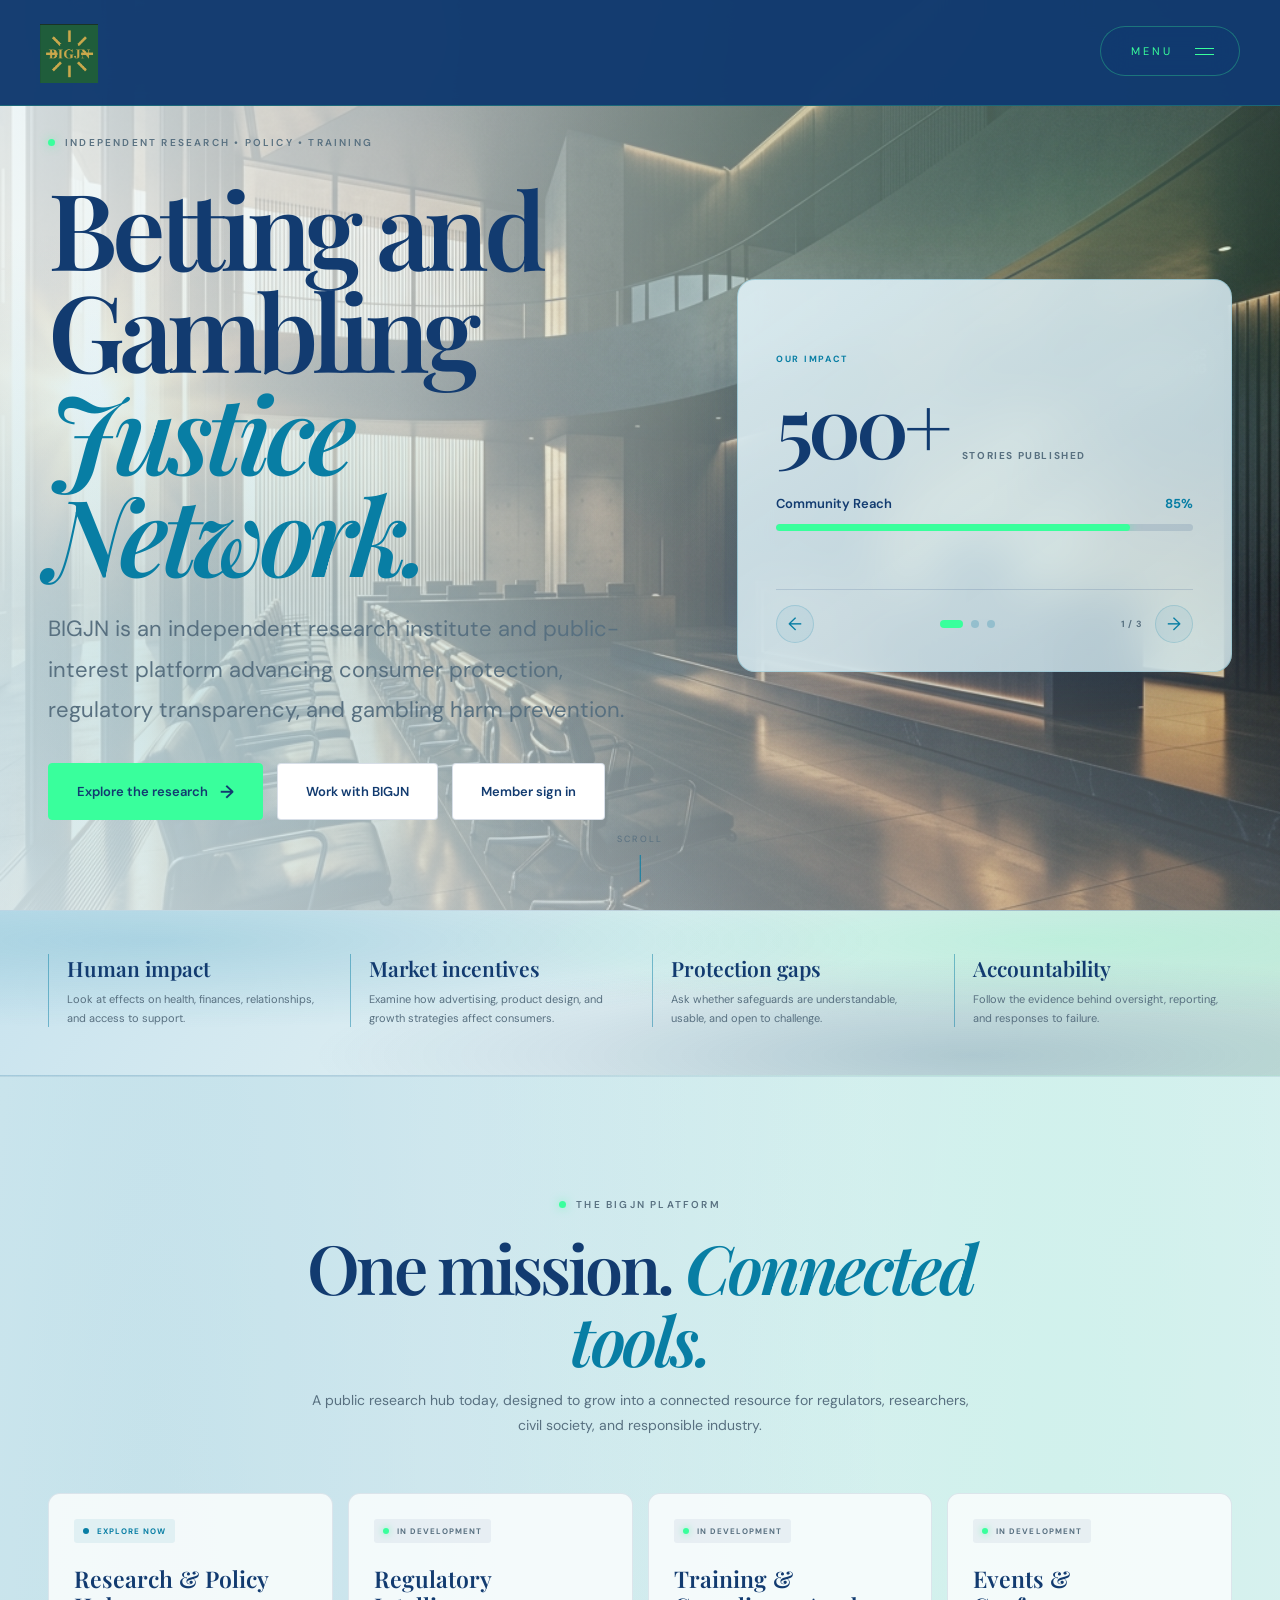
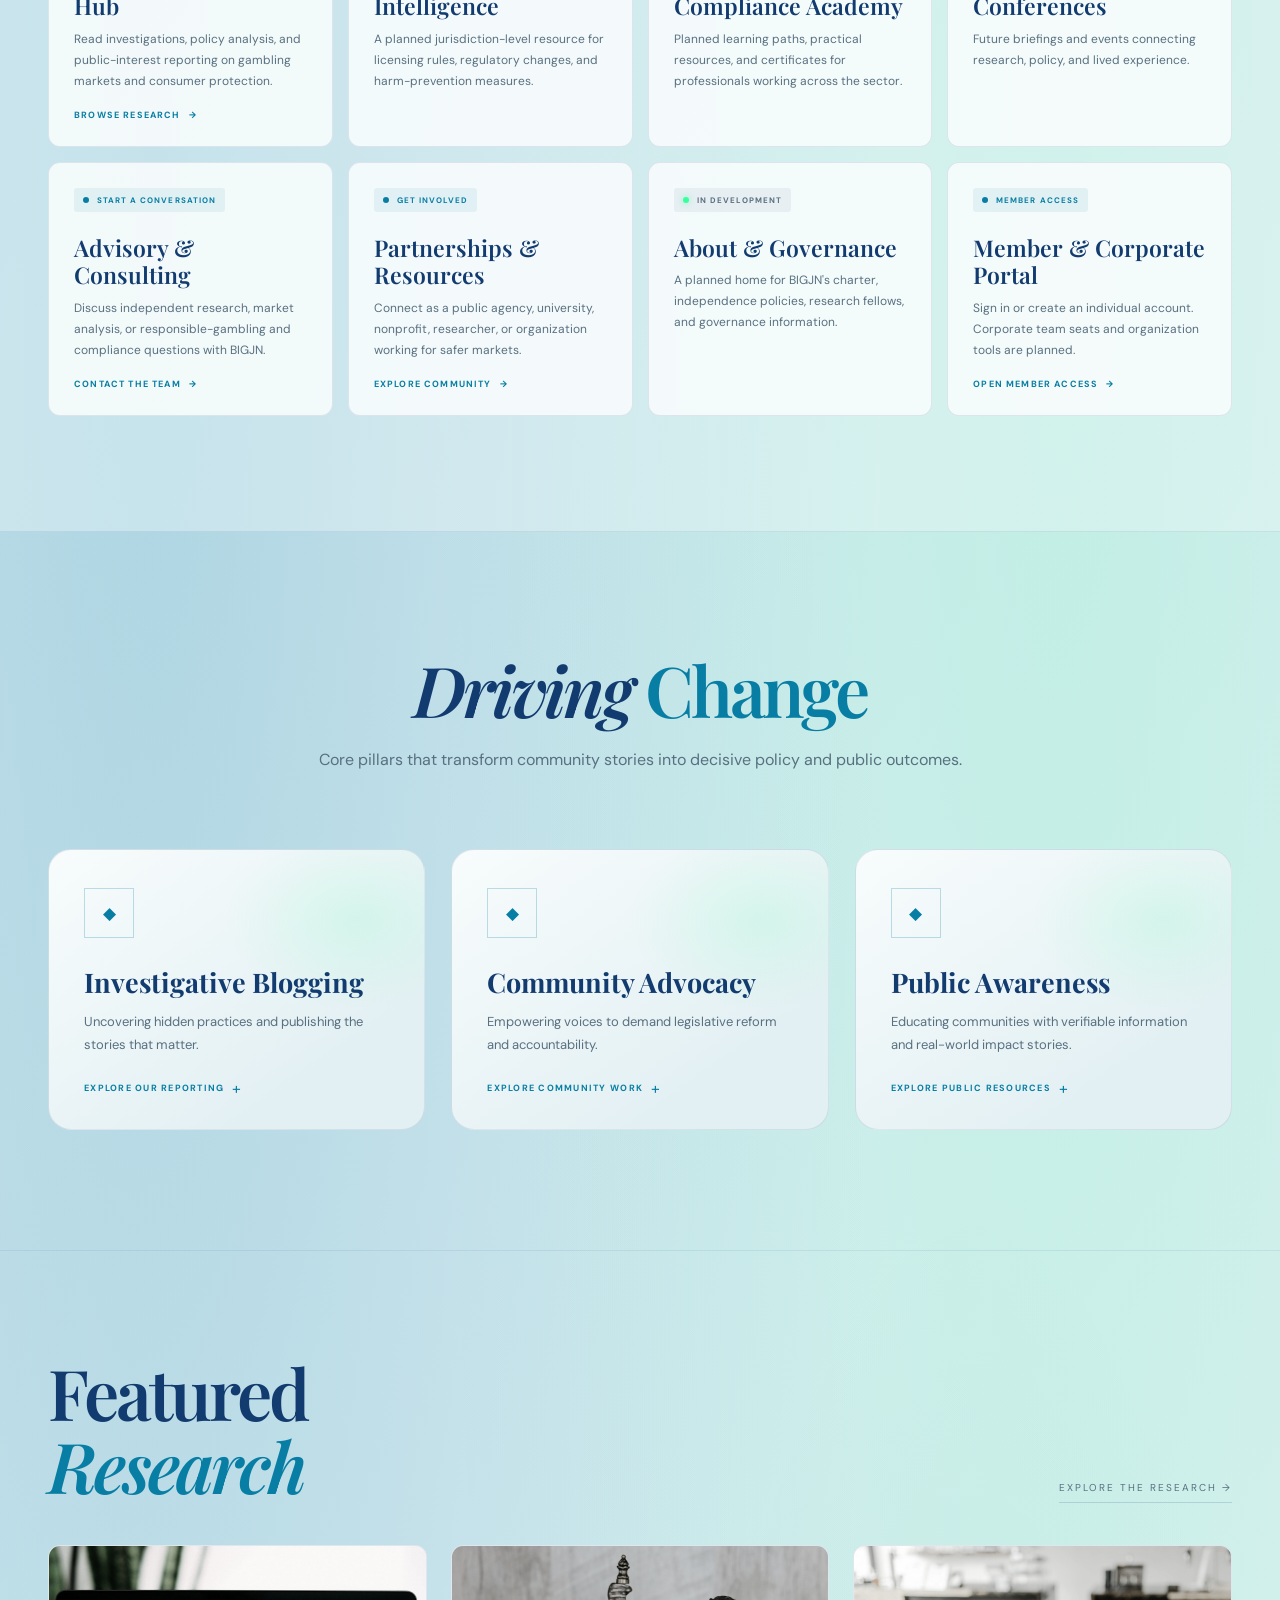
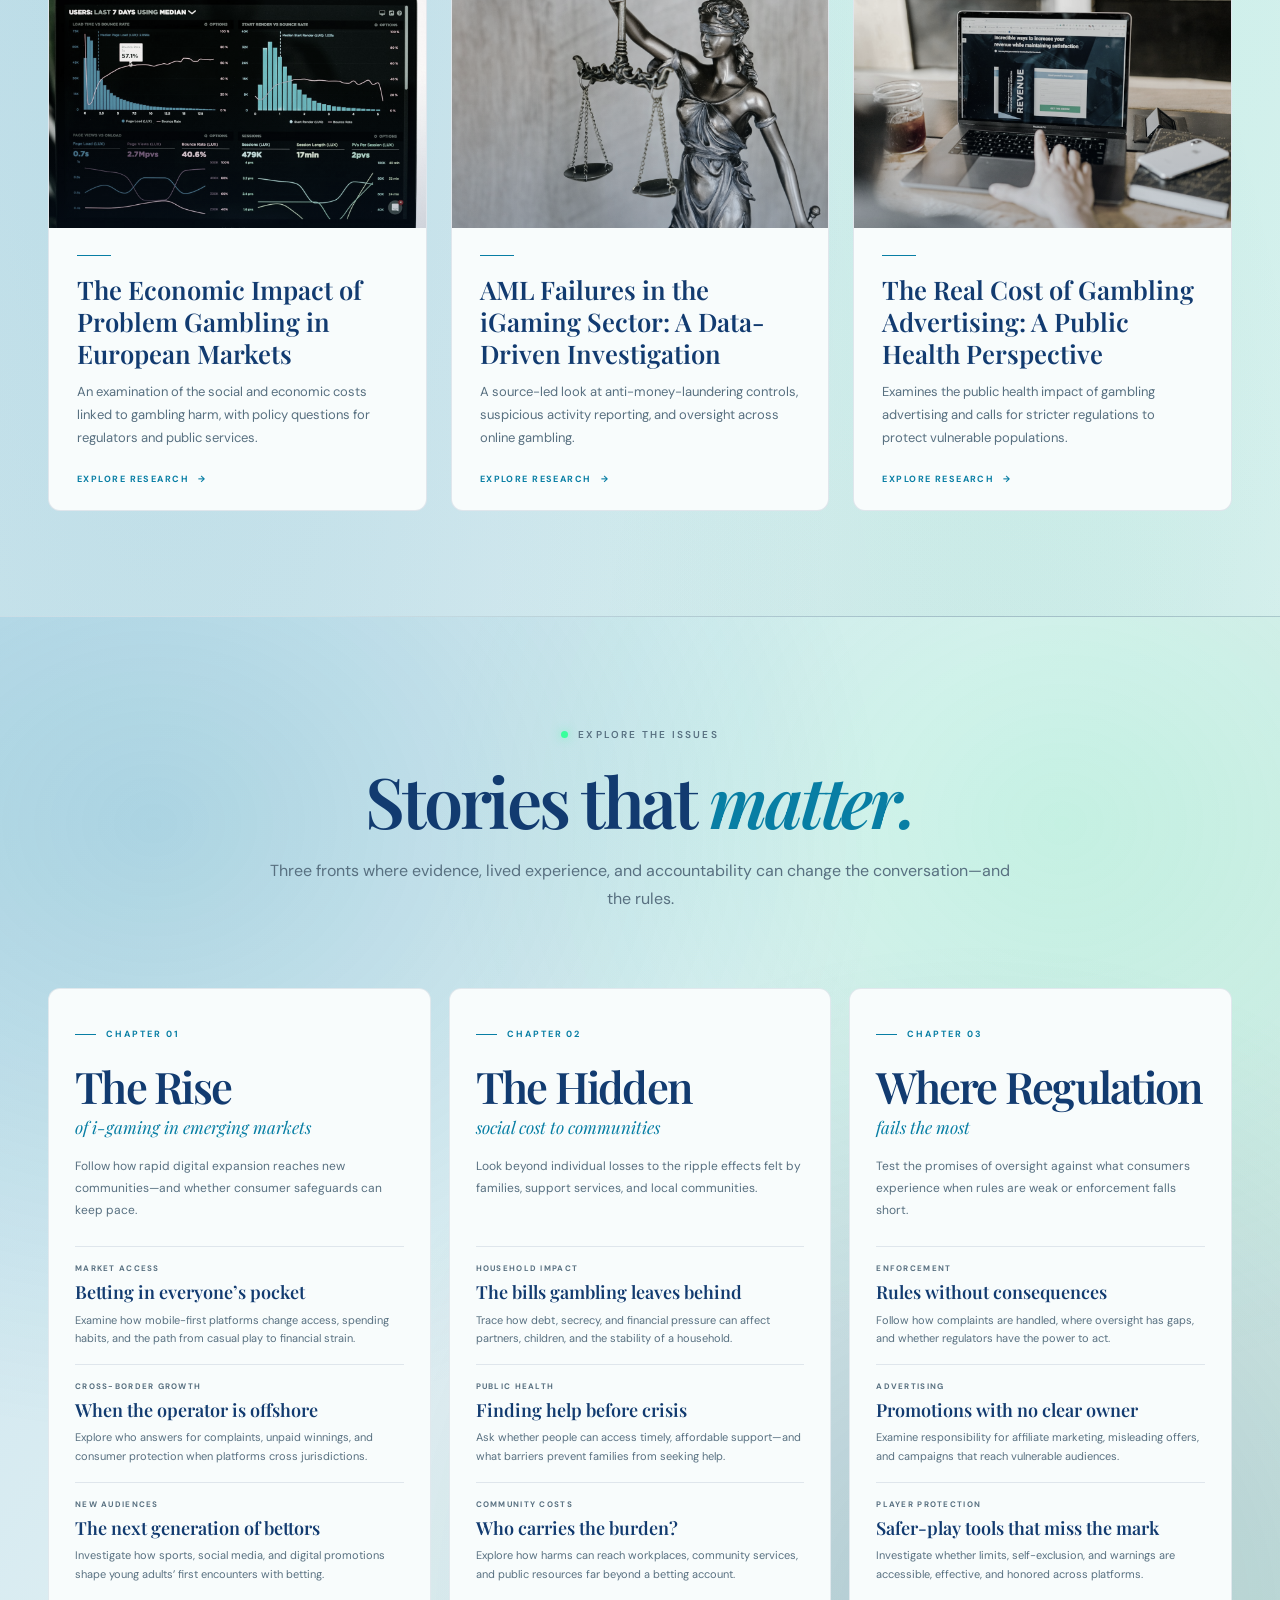
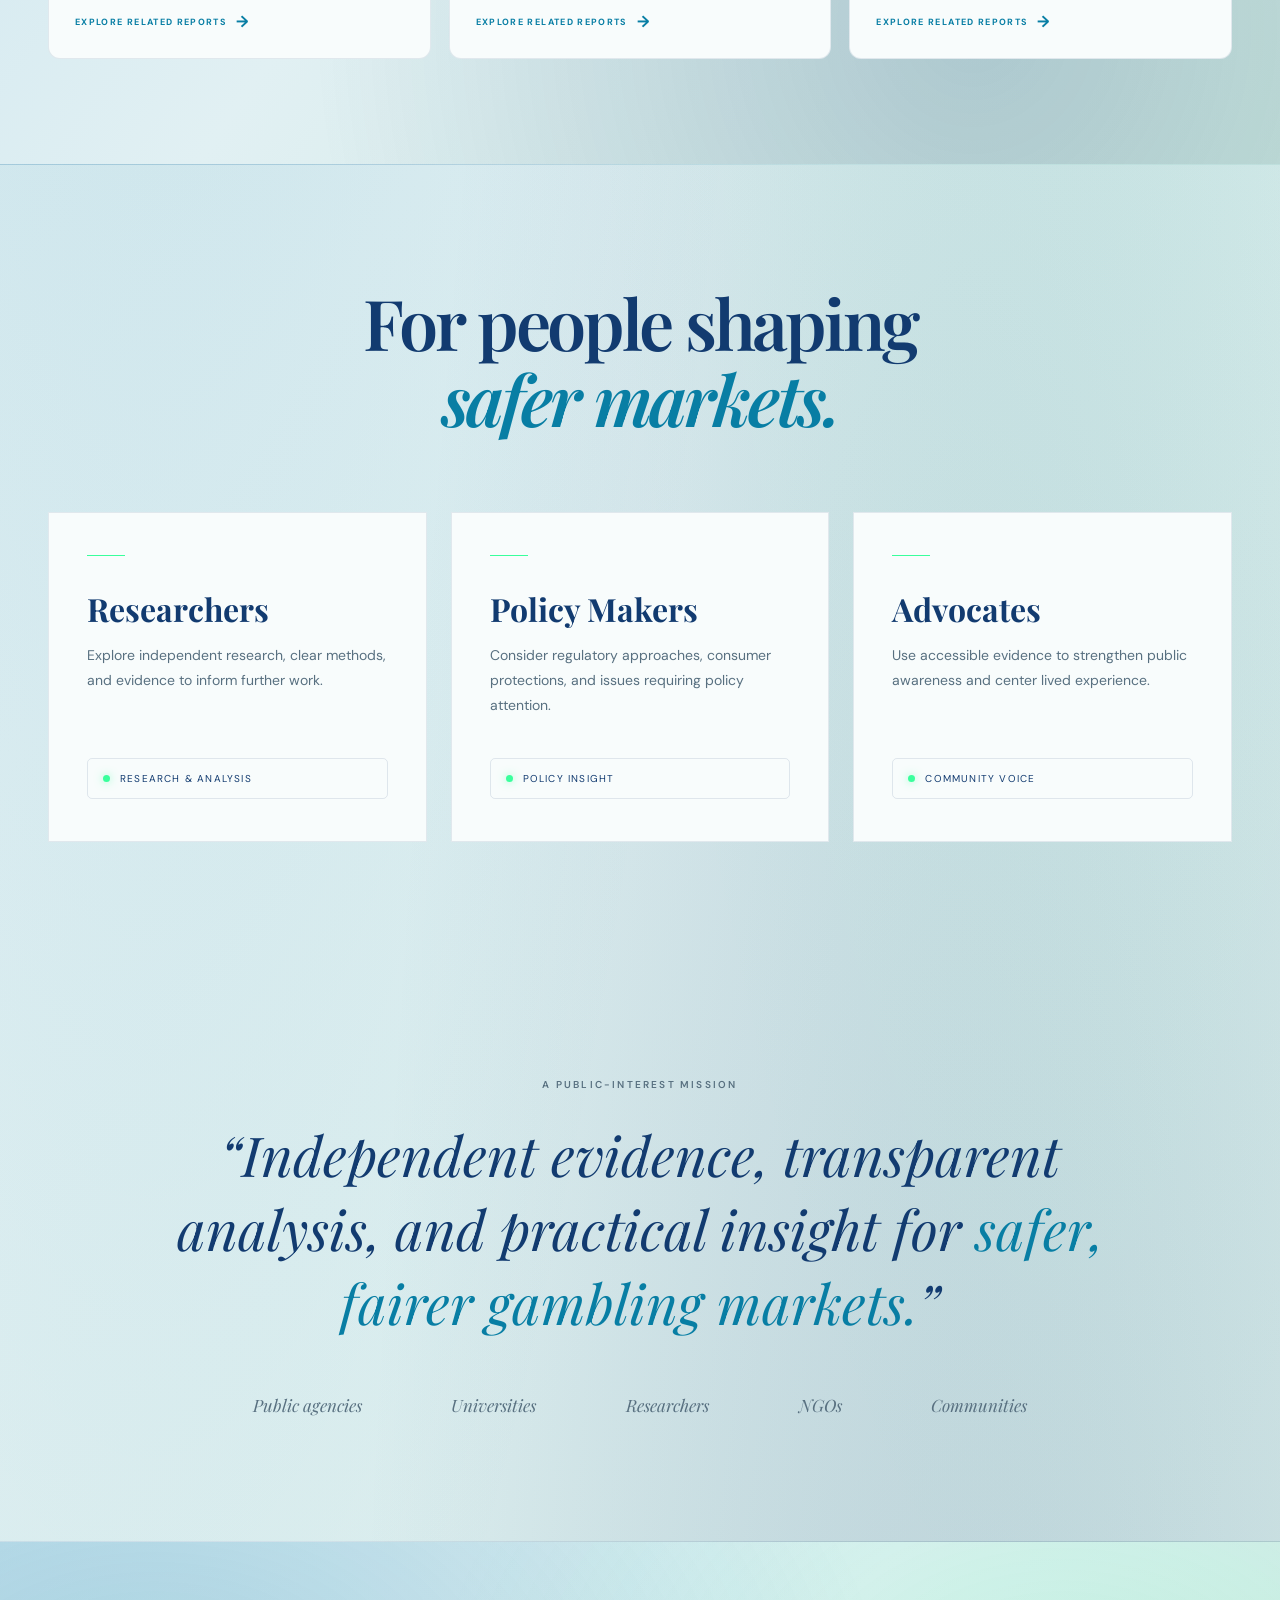
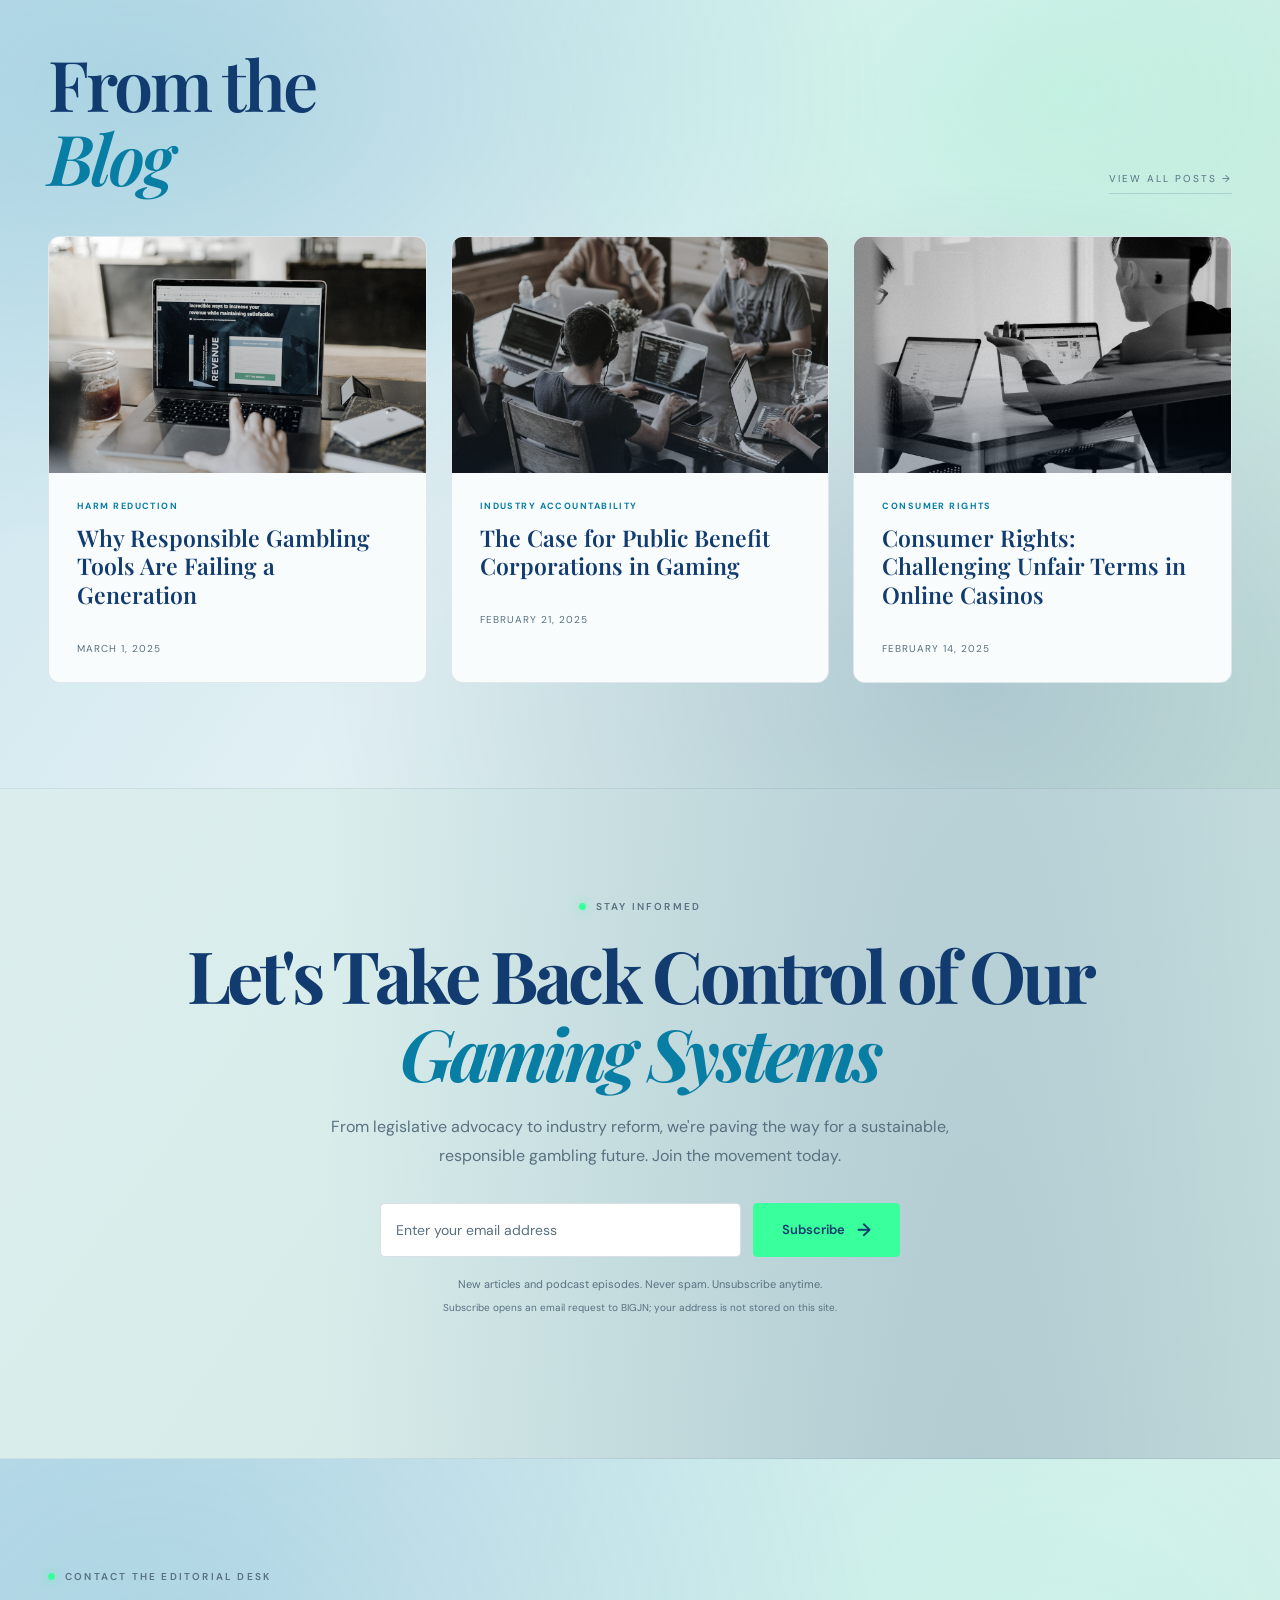
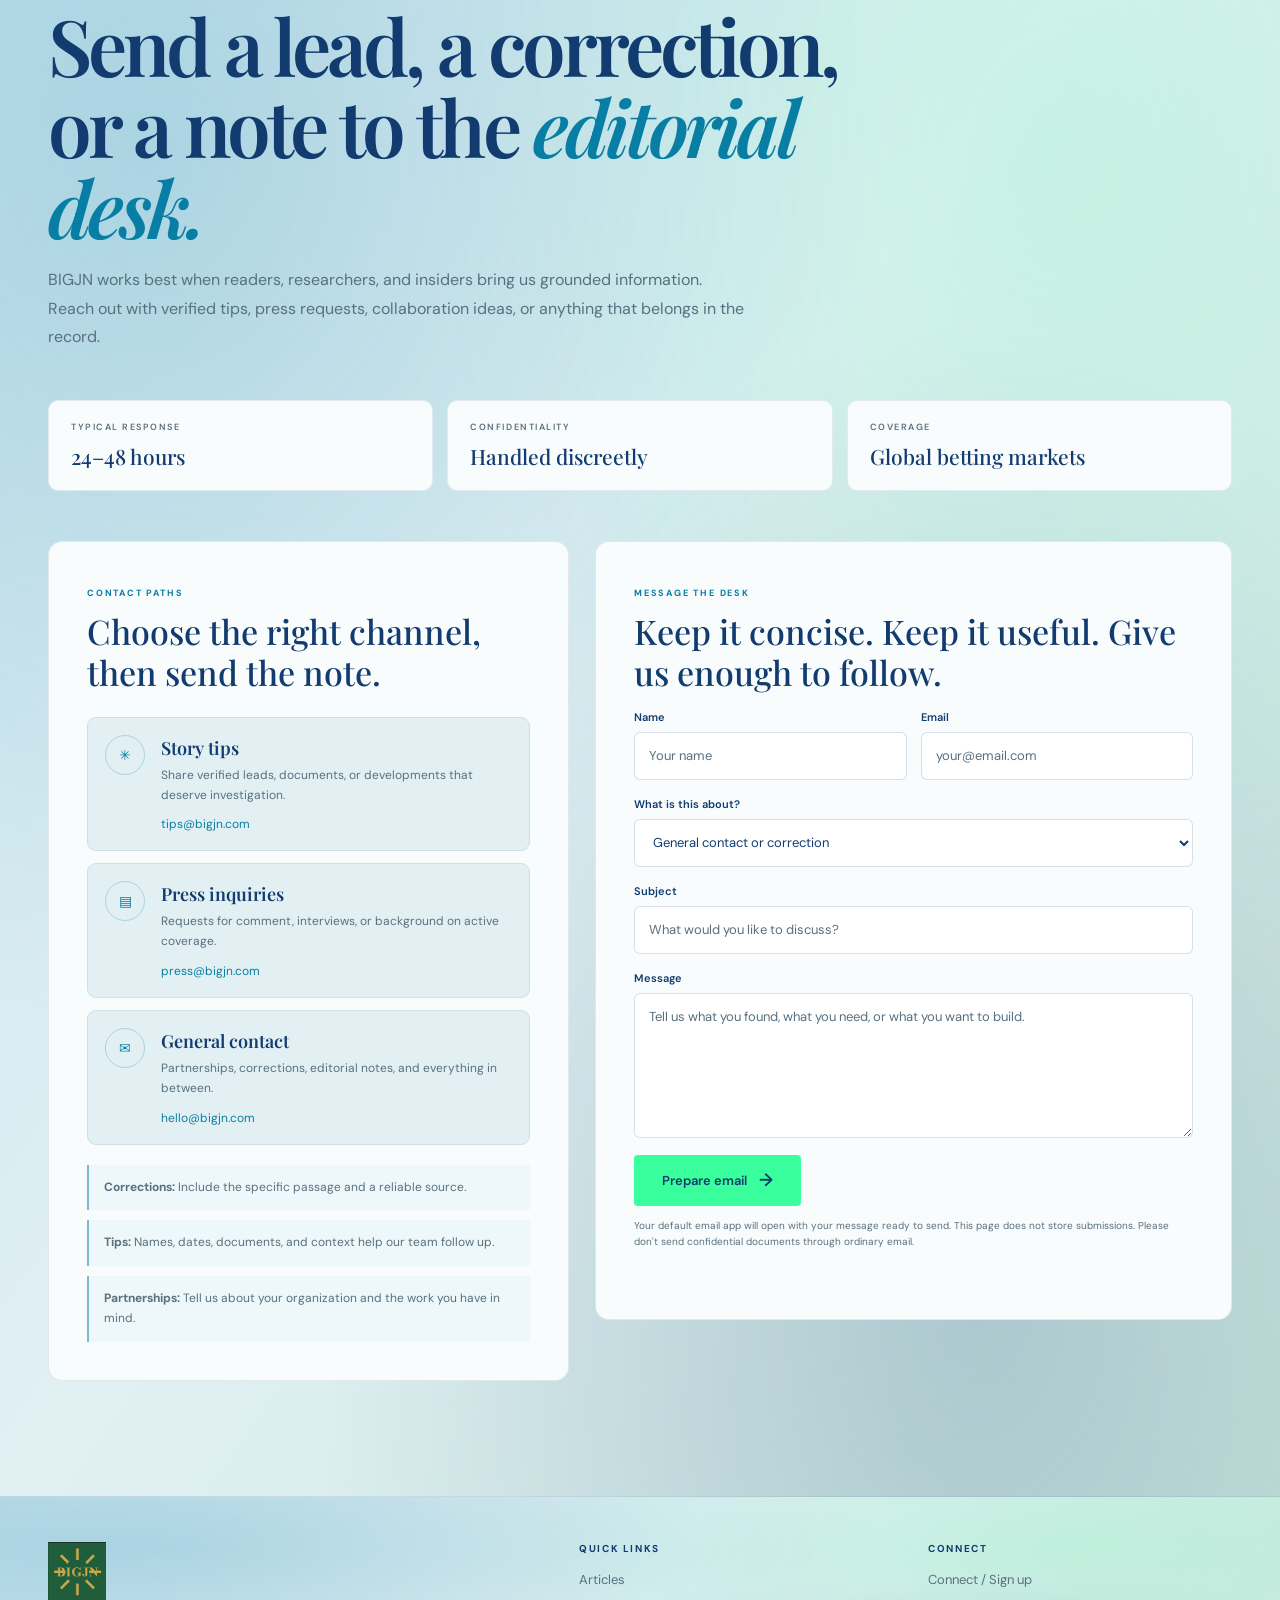
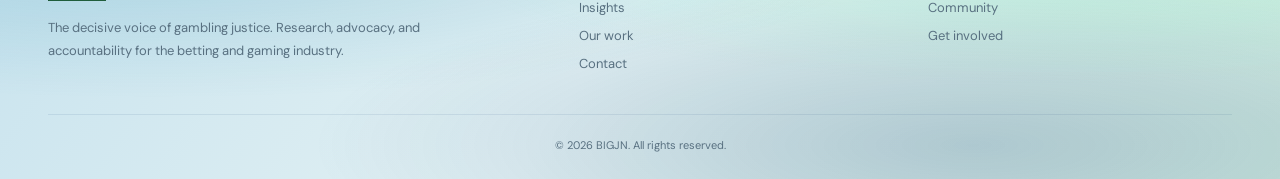
<file: index.html>
<!doctype html>
<html lang="en">
<head>
  <meta charset="utf-8">
  <meta name="viewport" content="width=device-width, initial-scale=1">
  <meta name="theme-color" content="#123b70">
  <meta name="description" content="BIGJN is an independent research institute and public-interest platform advancing consumer protection, regulatory transparency, and gambling harm prevention.">
  <title>BIGJN | Independent Gambling Research &amp; Policy</title>
  <link rel="icon" type="image/png" href="logo.png">
  <link rel="preconnect" href="https://fonts.googleapis.com">
  <link rel="preconnect" href="https://fonts.gstatic.com" crossorigin>
  <link href="https://fonts.googleapis.com/css2?family=DM+Sans:wght@400;500;600;700&family=Playfair+Display:ital,wght@0,500;0,600;0,700;1,500;1,600&display=swap" rel="stylesheet">
  <style>
    :root {
      color-scheme: light;
      --sapphire: #123b70;
      --ocean: #087ea4;
      --jade: #39ff9c;
      --ink: var(--sapphire);
      --ink-soft: #d6e8f0;
      --paper: #edf6f8;
      --muted: #587080;
      --gold: var(--ocean);
      --line: rgba(18,59,112,.16);
      --backdrop: radial-gradient(ellipse at 12% 18%, rgba(8,126,164,.18), transparent 46%), radial-gradient(ellipse at 83% 18%, rgba(57,255,156,.15), transparent 42%), radial-gradient(ellipse at 76% 88%, rgba(18,59,112,.2), transparent 48%), linear-gradient(125deg, #c8e3ee 0%, #e1f0f3 48%, #cce8df 100%);
      --serif: "Playfair Display", Georgia, serif;
      --sans: "DM Sans", Arial, sans-serif;
    }

    * { box-sizing: border-box; }
    html { scroll-behavior: smooth; scroll-padding-top: 116px; }
    body {
      margin: 0;
      background: var(--backdrop);
      color: var(--ink);
      font-family: var(--sans);
      -webkit-font-smoothing: antialiased;
    }
    body.menu-open { overflow: hidden; }
    a { color: inherit; text-decoration: none; }
    button { font: inherit; }
    .wrap { width: min(1240px, calc(100% - 96px)); margin-inline: auto; }
    .eyebrow {
      display: inline-flex;
      align-items: center;
      gap: 10px;
      color: var(--muted);
      font-size: 10px;
      font-weight: 600;
      letter-spacing: .22em;
      text-transform: uppercase;
    }
    .eyebrow::before { width: 7px; height: 7px; border-radius: 50%; background: var(--jade); box-shadow: 0 0 10px rgba(57,255,156,.55); content: ""; }
    .skip-link { position: absolute; z-index: 30; top: 10px; left: 10px; padding: 12px; transform: translateY(-160%); background: #fff; color: var(--ink); }
    .skip-link:focus { transform: translateY(0); }
    .site-brand { position: absolute; z-index: 20; top: 24px; left: max(40px, calc((100vw - 1240px) / 2)); display: block; width: 58px; height: 58px; }
    .site-brand img, .brand-logo { display: block; width: 100%; height: auto; }
    .brand-logo { width: 58px; margin-bottom: 15px; }
    .site-header { position: fixed; z-index: 20; inset: 0 0 auto; height: 106px; border-bottom: 1px solid rgba(57,255,156,.22); background: rgba(18,59,112,.98); backdrop-filter: blur(16px); }
    .site-header .site-brand { top: 24px; }
    .site-header .menu-button { top: 26px; }

    .menu-button {
      position: absolute;
      z-index: 21;
      top: 40px;
      right: max(40px, calc((100vw - 1240px) / 2));
      display: flex;
      align-items: center;
      gap: 22px;
      padding: 17px 25px 17px 30px;
      color: var(--jade);
      border: 1px solid rgba(57,255,156,.3);
      border-radius: 100px;
      background: rgba(18,59,112,.6);
      backdrop-filter: blur(16px);
      cursor: pointer;
      font-size: 11px;
      letter-spacing: .28em;
      transition: border-color .25s, background .25s;
    }
    .menu-button:hover { border-color: var(--jade); background: var(--ocean); }
    .menu-icon { display: grid; gap: 5px; }
    .menu-icon span { width: 19px; height: 1px; background: var(--jade); transition: transform .25s; }
    .menu-button[aria-expanded="true"] .menu-icon span:first-child { transform: translateY(3px) rotate(45deg); }
    .menu-button[aria-expanded="true"] .menu-icon span:last-child { transform: translateY(-3px) rotate(-45deg); }
    .menu-panel {
      position: fixed;
      z-index: 19;
      inset: 0;
      display: grid;
      align-content: center;
      justify-items: end;
      padding: 100px max(56px, calc((100vw - 1240px) / 2));
      background: var(--backdrop);
      opacity: 0;
      visibility: hidden;
      transition: opacity .3s, visibility .3s;
    }
    .menu-panel.open { opacity: 1; visibility: visible; }
    .menu-panel nav { display: grid; gap: 12px; }
    .menu-panel a {
      font-family: var(--serif);
      font-size: clamp(30px, 4vw, 52px);
      font-weight: 600;
      transition: color .2s, transform .2s;
    }
    .menu-panel a:hover { color: var(--gold); transform: translateX(8px); }
    .menu-note { margin-top: 45px; color: var(--muted); font-size: 10px; letter-spacing: .18em; text-transform: uppercase; }

    .hero {
      position: relative;
      display: flex;
      min-height: 820px;
      min-height: min(960px, 100svh);
      align-items: center;
      overflow: hidden;
      isolation: isolate;
      padding: 130px 0 90px;
    }
    .hero::before {
      position: absolute;
      z-index: -2;
      inset: 0;
      background: url("hero-bg.jpg") center 48% / cover no-repeat;
      content: "";
      opacity: 1;
    }
    .hero::after {
      position: absolute;
      z-index: -1;
      inset: 0;
      background:
        radial-gradient(ellipse at 84% 22%, rgba(57,255,156,.12), transparent 44%),
        radial-gradient(ellipse at 15% 75%, rgba(8,126,164,.14), transparent 48%),
        radial-gradient(ellipse at 88% 82%, rgba(18,59,112,.08), transparent 42%),
        linear-gradient(90deg, rgba(237,246,248,.86) 0%, rgba(237,246,248,.68) 31%, rgba(237,246,248,.28) 71%, rgba(237,246,248,.1) 100%),
        linear-gradient(0deg, rgba(237,246,248,.24) 0%, transparent 35%, rgba(237,246,248,.12) 100%);
      content: "";
    }
    .hero-grid { display: grid; grid-template-columns: 1fr .88fr; align-items: center; gap: 5vw; }
    .hero-copy { position: relative; z-index: 1; max-width: 700px; }
    .hero-copy .eyebrow { margin-bottom: 27px; }
    h1, h2, h3, p { margin-top: 0; }
    h1 {
      margin-bottom: 25px;
      font-family: var(--serif);
      font-size: clamp(68px, 8.3vw, 114px);
      font-weight: 600;
      letter-spacing: -.055em;
      line-height: .96;
    }
    .gold { color: var(--gold); }
    .italic { font-style: italic; }
    .hero-copy > p { max-width: 590px; margin-bottom: 32px; color: var(--muted); font-size: clamp(17px, 1.8vw, 22px); line-height: 1.85; }
    .actions { display: flex; flex-wrap: wrap; gap: 14px; }
    .button {
      display: inline-flex;
      min-height: 57px;
      align-items: center;
      justify-content: center;
      gap: 12px;
      padding: 0 28px;
      border: 1px solid var(--line);
      border-radius: 4px;
      background: #fff;
      color: var(--ink);
      font-size: 13px;
      font-weight: 600;
      transition: transform .2s, background .2s, border-color .2s;
    }
    .button:hover { transform: translateY(-2px); border-color: var(--ocean); }
    .button-primary { background: var(--jade); color: var(--sapphire); border-color: var(--jade); }
    .button-primary:hover { background: var(--ocean); border-color: var(--ocean); color: #fff; }
    .arrow { font-size: 18px; line-height: 1; }

    .impact-card {
      width: min(100%, 495px);
      justify-self: end;
      padding: 32px 38px 28px;
      border: 1px solid rgba(8,126,164,.22);
      border-radius: 18px;
      background: linear-gradient(145deg, rgba(224,241,247,.9), rgba(202,226,236,.84));
      box-shadow: 0 22px 64px rgba(18,59,112,.22);
      backdrop-filter: blur(24px) saturate(1.12);
    }
    .carousel-slides { min-height: 260px; }
    .carousel-slide { display: flex; min-height: 260px; flex-direction: column; justify-content: center; }
    .carousel-slide[hidden] { display: none; }
    .carousel-kicker { display: block; margin-bottom: 17px; color: var(--ocean); font-size: 9px; font-weight: 700; letter-spacing: .19em; text-transform: uppercase; }
    .carousel-metric { display: flex; align-items: baseline; gap: 14px; }
    .carousel-number { color: var(--sapphire); font-family: var(--serif); font-size: clamp(64px, 7vw, 84px); font-weight: 600; letter-spacing: -.06em; line-height: 1; }
    .carousel-label { color: var(--muted); font-size: 10px; font-weight: 700; letter-spacing: .16em; text-transform: uppercase; }
    .carousel-reach { margin-top: 29px; }
    .carousel-reach-heading { display: flex; justify-content: space-between; gap: 14px; font-size: 13px; font-weight: 600; }
    .carousel-reach-heading strong { color: var(--ocean); }
    .carousel-progress { height: 7px; margin-top: 12px; overflow: hidden; border-radius: 6px; background: rgba(18,59,112,.13); }
    .carousel-progress span { display: block; width: 85%; height: 100%; border-radius: inherit; background: var(--jade); box-shadow: 0 0 12px rgba(57,255,156,.65); }
    .carousel-principles { display: grid; grid-template-columns: repeat(3, minmax(0, 1fr)); gap: 10px; margin-top: 28px; }
    .carousel-principle { display: grid; justify-items: center; gap: 11px; color: var(--muted); font-size: 9px; font-weight: 700; letter-spacing: .12em; text-align: center; text-transform: uppercase; }
    .carousel-principle b { display: grid; width: 56px; height: 56px; place-items: center; border: 1px solid rgba(8,126,164,.18); border-radius: 15px; background: rgba(57,255,156,.18); color: var(--ocean); font-size: 23px; font-weight: 400; }
    .carousel-support { display: grid; min-height: 210px; align-content: center; justify-items: center; gap: 16px; padding: 16px; background: radial-gradient(ellipse at 50% 25%, rgba(57,255,156,.14), transparent 62%); text-align: center; }
    .carousel-support-mark { color: var(--ocean); font-size: 35px; line-height: 1; }
    .carousel-support strong { max-width: 290px; font-family: var(--serif); font-size: clamp(23px, 2.8vw, 30px); line-height: 1.25; }
    .carousel-support p { max-width: 330px; margin: 0; color: var(--muted); font-size: 11px; line-height: 1.7; }
    .carousel-controls { display: grid; grid-template-columns: 38px 1fr auto 38px; align-items: center; gap: 12px; margin-top: 17px; padding-top: 15px; border-top: 1px solid rgba(18,59,112,.15); }
    .carousel-control { display: grid; width: 38px; height: 38px; place-items: center; border: 1px solid rgba(8,126,164,.18); border-radius: 50%; background: rgba(8,126,164,.06); color: var(--ocean); cursor: pointer; font-size: 18px; transition: background .2s, color .2s; }
    .carousel-control:hover { background: var(--ocean); color: #fff; }
    .carousel-control:focus-visible, .carousel-dot:focus-visible { outline: 2px solid var(--ocean); outline-offset: 3px; }
    .carousel-indicators { display: flex; justify-content: center; gap: 8px; }
    .carousel-dot { width: 8px; height: 8px; padding: 0; border: 0; border-radius: 8px; background: rgba(8,126,164,.24); cursor: pointer; transition: width .2s, background .2s; }
    .carousel-dot[aria-current="true"] { width: 23px; background: var(--jade); }
    .carousel-counter { color: var(--muted); font-size: 9px; font-weight: 700; letter-spacing: .1em; }
    .sr-only { position: absolute; width: 1px; height: 1px; overflow: hidden; clip: rect(0, 0, 0, 0); white-space: nowrap; clip-path: inset(50%); }
    .scroll-cue { position: absolute; bottom: 28px; left: 50%; color: var(--muted); font-size: 9px; letter-spacing: .25em; text-transform: uppercase; transform: translateX(-50%); }
    .scroll-cue::after { display: block; width: 1px; height: 27px; margin: 10px auto 0; background: var(--gold); content: ""; }

    .focus-strip { padding: 43px 0 48px; border-block: 1px solid rgba(18,59,112,.09); background: var(--backdrop); }
    .focus-grid { display: grid; grid-template-columns: repeat(4, minmax(0, 1fr)); gap: 24px; }
    .focus-item { padding-left: 18px; border-left: 1px solid rgba(8,126,164,.48); }
    .focus-item h2 { margin: 0 0 8px; font-family: var(--serif); font-size: 21px; font-weight: 600; }
    .focus-item p { margin: 0; color: var(--muted); font-size: 11px; line-height: 1.7; }
    section[id] { scroll-margin-top: 116px; }

    .platform-section { padding: 115px 0; border-block: 1px solid rgba(18,59,112,.09); background: rgba(237,246,248,.38); }
    .platform-heading { max-width: 780px; margin: 0 auto 54px; text-align: center; }
    .platform-heading h2 { margin: 18px 0 14px; font-family: var(--serif); font-size: clamp(42px, 5.7vw, 68px); font-weight: 600; letter-spacing: -.05em; line-height: 1.05; }
    .platform-heading p { max-width: 670px; margin: 0 auto; color: var(--muted); font-size: 14px; line-height: 1.8; }
    .platform-grid { display: grid; grid-template-columns: repeat(4, minmax(0, 1fr)); gap: 15px; }
    .platform-card { display: flex; min-height: 242px; flex-direction: column; align-items: flex-start; padding: 25px; border: 1px solid rgba(18,59,112,.11); border-radius: 12px; background: rgba(248,252,252,.9); transition: transform .25s, border-color .25s, box-shadow .25s; }
    a.platform-card:hover { transform: translateY(-4px); border-color: rgba(8,126,164,.35); box-shadow: 0 14px 32px rgba(18,59,112,.08); }
    .platform-status { display: inline-flex; align-items: center; gap: 8px; padding: 7px 9px; border-radius: 3px; background: rgba(8,126,164,.08); color: var(--ocean); font-size: 8px; font-weight: 700; letter-spacing: .13em; text-transform: uppercase; }
    .platform-status::before { width: 6px; height: 6px; border-radius: 50%; background: var(--ocean); content: ""; }
    .platform-status.planned { background: rgba(18,59,112,.06); color: var(--muted); }
    .platform-status.planned::before { background: var(--jade); box-shadow: 0 0 7px rgba(57,255,156,.65); }
    .platform-card h3 { margin: 22px 0 9px; font-family: var(--serif); font-size: 23px; font-weight: 600; line-height: 1.2; }
    .platform-card p { margin: 0; color: var(--muted); font-size: 12px; line-height: 1.75; }
    .platform-card-cta { display: inline-flex; gap: 8px; margin-top: auto; padding-top: 17px; color: var(--ocean); font-size: 9px; font-weight: 700; letter-spacing: .13em; text-transform: uppercase; }
    section.content-section { padding: 120px 0; }
    .section-heading { max-width: 760px; margin: 0 auto 75px; text-align: center; }
    .section-heading h2 {
      margin-bottom: 18px;
      font-family: var(--serif);
      font-size: clamp(44px, 6vw, 70px);
      font-weight: 600;
      letter-spacing: -.045em;
      line-height: 1.08;
    }
    .section-heading p { margin-bottom: 0; color: var(--muted); font-size: 16px; line-height: 1.75; }
    .pillars { display: grid; grid-template-columns: repeat(3, 1fr); gap: 26px; }
    .pillar {
      min-height: 270px;
      border: 1px solid rgba(18,59,112,.11);
      border-radius: 23px;
      background: radial-gradient(ellipse at 82% 25%, rgba(57,255,156,.12), transparent 30%), linear-gradient(145deg, #f8fcfc, #e3f0f3 75%);
      transition: border-color .3s, background .3s;
    }
    .pillar:hover, .pillar[open] { border-color: rgba(8,126,164,.35); }
    .pillar-toggle { display: block; min-height: 270px; padding: 38px 35px 30px; cursor: pointer; list-style: none; }
    .pillar-toggle::-webkit-details-marker { display: none; }
    .pillar-toggle:focus-visible { outline: 2px solid var(--ocean); outline-offset: -5px; border-radius: inherit; }
    .pillar-icon { display: grid; width: 50px; height: 50px; margin-bottom: 28px; place-items: center; border: 1px solid rgba(8,126,164,.25); color: var(--ocean); font-size: 17px; transition: background .25s, transform .35s; }
    .pillar[open] .pillar-icon { transform: rotate(45deg); background: rgba(57,255,156,.2); }
    .pillar h3 { margin-bottom: 12px; font-family: var(--serif); font-size: 27px; line-height: 1.2; }
    .pillar-summary { margin: 0; color: var(--muted); font-size: 13px; line-height: 1.8; }
    .pillar-more { display: inline-flex; align-items: center; gap: 8px; margin-top: 21px; color: var(--gold); font-size: 9px; font-weight: 700; letter-spacing: .14em; text-transform: uppercase; }
    .pillar-more::after { content: "+"; font-size: 16px; font-weight: 400; transition: transform .25s; }
    .pillar[open] .pillar-more::after { transform: rotate(45deg); }
    .pillar-details { padding: 0 35px 30px; animation: pillar-reveal .25s ease-out; }
    .pillar-details p { margin: 0 0 14px; color: var(--muted); font-size: 13px; line-height: 1.8; }
    .pillar-details h4 { margin: 19px 0 9px; color: var(--ink); font-family: var(--serif); font-size: 18px; }
    .pillar-details ul { display: grid; gap: 9px; margin: 0; padding: 0; list-style: none; }
    .pillar-details li { position: relative; padding-left: 16px; color: var(--muted); font-size: 12px; line-height: 1.65; }
    .pillar-details li::before { position: absolute; top: .65em; left: 0; width: 6px; height: 1px; background: var(--gold); content: ""; }
    .pillar-link { display: inline-flex; margin-top: 19px; color: var(--gold); font-size: 10px; font-weight: 700; letter-spacing: .12em; text-transform: uppercase; }
    .pillar-link:hover { text-decoration: underline; }
    @keyframes pillar-reveal { from { opacity: 0; transform: translateY(-5px); } to { opacity: 1; transform: translateY(0); } }

    .image-section { padding: 105px 0; border-top: 1px solid rgba(18,59,112,.08); }
    .image-section.alt { background: var(--backdrop); }
    .image-section-heading { display: flex; align-items: end; justify-content: space-between; gap: 24px; margin-bottom: 42px; }
    .image-section-heading h2 { margin: 0; font-family: var(--serif); font-size: clamp(42px, 6vw, 70px); font-weight: 600; letter-spacing: -.045em; line-height: 1.05; }
    .section-link { padding-bottom: 8px; border-bottom: 1px solid var(--line); color: var(--muted); font-size: 10px; letter-spacing: .2em; text-transform: uppercase; white-space: nowrap; transition: color .2s, border-color .2s; }
    .section-link:hover { border-color: var(--gold); color: var(--gold); }
    .image-grid { display: grid; grid-template-columns: repeat(3, minmax(0, 1fr)); gap: 24px; }
    .image-card { display: flex; min-width: 0; flex-direction: column; overflow: hidden; border: 1px solid rgba(18,59,112,.11); border-radius: 12px; background: #f8fcfc; transition: transform .3s, border-color .3s; }
    .image-card:hover { transform: translateY(-5px); border-color: rgba(8,126,164,.35); }
    .image-card-photo { position: relative; overflow: hidden; aspect-ratio: 4 / 3; background: var(--ink-soft); }
    .blog-grid .image-card-photo { aspect-ratio: 16 / 10; }
    .image-card-photo img { display: block; width: 100%; height: 100%; object-fit: cover; filter: grayscale(65%); transition: transform .65s, filter .4s; }
    .image-card:hover .image-card-photo img { transform: scale(1.06); filter: grayscale(0); }
    .image-card-photo::after { position: absolute; inset: 45% 0 0; background: linear-gradient(transparent, rgba(18,59,112,.16)); content: ""; pointer-events: none; }
    .image-card-copy { display: flex; flex: 1; flex-direction: column; align-items: start; padding: 27px 28px 25px; }
    .image-card-rule { width: 34px; height: 1px; margin-bottom: 17px; background: var(--gold); transition: width .4s; }
    .image-card:hover .image-card-rule { width: 100%; }
    .image-card h3 { margin: 0 0 12px; font-family: var(--serif); font-size: clamp(21px, 2vw, 27px); font-weight: 600; line-height: 1.25; transition: color .2s; }
    .image-card:hover h3 { color: var(--gold); }
    .image-card p { margin: 0; color: var(--muted); font-size: 13px; line-height: 1.75; }
    .image-card-cta { display: inline-flex; align-items: center; gap: 9px; margin-top: 24px; color: var(--gold); font-size: 9px; font-weight: 700; letter-spacing: .16em; text-transform: uppercase; }
    .blog-category { margin-bottom: 12px; color: var(--gold); font-size: 9px; font-weight: 700; letter-spacing: .16em; text-transform: uppercase; }
    .blog-card h3 { font-size: 23px; }
    .blog-date { margin-top: 18px !important; color: var(--muted) !important; font-size: 10px !important; letter-spacing: .1em; }

    .chapters { padding: 105px 0; overflow: hidden; border-top: 1px solid rgba(18,59,112,.09); border-bottom: 1px solid rgba(18,59,112,.09); background: var(--backdrop); }
    .chapter-list { display: grid; grid-template-columns: repeat(3, minmax(0, 1fr)); gap: 18px; }
    .chapter {
      min-width: 0;
      padding: 30px 26px 26px;
      border: 1px solid rgba(18,59,112,.1);
      border-radius: 12px;
      background: #f8fcfc;
      transition: transform .25s, border-color .25s, background .25s;
    }
    .chapter:hover { transform: translateY(-4px); border-color: rgba(8,126,164,.3); background: linear-gradient(150deg, rgba(8,126,164,.07), #f8fcfc 72%); }
    .chapter-number { display: inline-flex; align-items: center; gap: 10px; color: var(--gold); font-size: 9px; font-weight: 700; letter-spacing: .22em; }
    .chapter-number::before { width: 21px; height: 1px; background: var(--gold); content: ""; }
    .chapter h3 { margin: 24px 0 5px; font-family: var(--serif); font-size: clamp(34px, 3.4vw, 45px); font-weight: 600; letter-spacing: -.04em; line-height: 1.04; }
    .chapter-subtitle { margin: 0; color: var(--gold); font-family: var(--serif); font-size: 17px; font-style: italic; line-height: 1.45; }
    .chapter-intro { min-height: 67px; margin: 17px 0 23px; color: var(--muted); font-size: 12px; line-height: 1.8; }
    .chapter-stories { display: grid; }
    .chapter-story { padding: 16px 0; border-top: 1px solid rgba(18,59,112,.11); }
    .chapter-story-label { display: block; margin-bottom: 7px; color: var(--muted); font-size: 8px; font-weight: 700; letter-spacing: .16em; text-transform: uppercase; }
    .chapter-story h4 { margin: 0 0 6px; color: var(--ink); font-family: var(--serif); font-size: 18px; font-weight: 600; line-height: 1.35; }
    .chapter-story p { margin: 0; color: var(--muted); font-size: 11px; line-height: 1.7; }
    .chapter-more { display: inline-flex; align-items: center; gap: 9px; margin-top: 12px; color: var(--gold); font-size: 9px; font-weight: 700; letter-spacing: .15em; text-transform: uppercase; }
    .chapter-more span { font-size: 16px; transition: transform .2s; }
    .chapter-more:hover span { transform: translateX(4px); }

    .audiences { display: grid; grid-template-columns: repeat(3, 1fr); gap: 24px; }
    .audience { display: flex; min-height: 330px; flex-direction: column; padding: 42px 38px; border: 1px solid rgba(18,59,112,.1); background: #f8fcfc; transition: border-color .25s, background .25s; }
    .audience:hover { border-color: rgba(8,126,164,.3); background: #e2f0f3; }
    .audience-rule { width: 38px; height: 1px; margin-bottom: 31px; background: var(--jade); }
    .audience h3 { margin-bottom: 13px; font-family: var(--serif); font-size: 32px; }
    .audience p { flex: 1; color: var(--muted); font-size: 14px; line-height: 1.8; }
    .access { display: flex; align-items: center; gap: 10px; padding: 13px 15px; border: 1px solid rgba(18,59,112,.11); border-radius: 5px; color: var(--ink); font-size: 10px; letter-spacing: .12em; text-transform: uppercase; }
    .access::before { width: 7px; height: 7px; border-radius: 50%; background: var(--jade); box-shadow: 0 0 8px rgba(57,255,156,.5); content: ""; }

    .community { padding: 110px 0 125px; text-align: center; }
    .community .eyebrow::before { display: none; }
    .quote { max-width: 1000px; margin: 24px auto 55px; font-family: var(--serif); font-size: clamp(30px, 4.7vw, 55px); font-style: italic; line-height: 1.35; }
    .partners { display: flex; flex-wrap: wrap; justify-content: center; gap: 30px clamp(35px, 7vw, 100px); color: var(--muted); font-family: var(--serif); font-size: 17px; font-style: italic; }
    .join { padding: 105px 0 115px; border-top: 1px solid rgba(18,59,112,.09); text-align: center; }
    .join h2 { max-width: 980px; margin: 21px auto; font-family: var(--serif); font-size: clamp(42px, 6vw, 72px); letter-spacing: -.05em; line-height: 1.08; }
    .join p { max-width: 650px; margin: 0 auto 32px; color: var(--muted); font-size: 16px; line-height: 1.8; }
    .subscribe-form { display: flex; max-width: 520px; justify-content: center; gap: 12px; margin: 0 auto; }
    .subscribe-form input { flex: 1; min-width: 0; min-height: 54px; padding: 12px 15px; border: 1px solid rgba(18,59,112,.16); border-radius: 5px; outline: none; background: #fff; color: var(--ink); font: 14px var(--sans); }
    .subscribe-form input::placeholder { color: var(--muted); }
    .subscribe-form input:focus { border-color: var(--ocean); box-shadow: 0 0 0 3px rgba(8,126,164,.14); }
    .subscribe-form .button { min-height: 54px; cursor: pointer; }
    .join .join-note { margin: 18px auto 0; font-size: 11px; }
    .join .join-disclosure { margin: 5px auto 0; color: var(--muted); font-size: 10px; }
    .join-status { min-height: 1.2em; margin: 12px auto 0 !important; color: var(--muted) !important; font-size: 11px !important; }
    .contact-section { padding: 105px 0 115px; overflow: hidden; border-top: 1px solid rgba(18,59,112,.09); background: var(--backdrop); }
    .contact-section, .contact-section * { min-width: 0; }
    .contact-heading { max-width: 820px; margin-bottom: 48px; }
    .contact-heading h2 { margin: 20px 0 18px; font-family: var(--serif); font-size: clamp(44px, 7vw, 78px); font-weight: 600; letter-spacing: -.05em; line-height: 1.04; }
    .contact-heading > p { max-width: 700px; margin: 0; color: var(--muted); font-size: 16px; line-height: 1.8; }
    .contact-summary { display: grid; grid-template-columns: repeat(3, minmax(0, 1fr)); gap: 14px; margin-bottom: 50px; }
    .contact-summary-item { padding: 20px 22px; border: 1px solid rgba(18,59,112,.09); border-radius: 10px; background: #f8fcfc; }
    .contact-summary-item span { display: block; margin-bottom: 9px; color: var(--muted); font-size: 9px; font-weight: 600; letter-spacing: .17em; text-transform: uppercase; }
    .contact-summary-item strong { font-family: var(--serif); font-size: clamp(16px, 2vw, 21px); font-weight: 500; overflow-wrap: anywhere; }
    .contact-layout { display: grid; grid-template-columns: minmax(0, .9fr) minmax(0, 1.1fr); align-items: start; gap: 26px; }
    .contact-paths, .contact-form { padding: clamp(23px, 4vw, 38px); border: 1px solid rgba(18,59,112,.1); border-radius: 14px; background: #f8fcfc; }
    .contact-panel-heading { margin-bottom: 24px; }
    .contact-panel-heading span { color: var(--gold); font-size: 9px; font-weight: 700; letter-spacing: .2em; text-transform: uppercase; }
    .contact-panel-heading h3 { margin: 10px 0 0; font-family: var(--serif); font-size: clamp(25px, 3vw, 34px); font-weight: 500; line-height: 1.2; }
    .contact-path-list { display: grid; gap: 12px; }
    .contact-path { display: grid; grid-template-columns: 42px minmax(0, 1fr); align-items: start; gap: 14px; padding: 17px; border: 1px solid rgba(18,59,112,.09); border-radius: 9px; background: #e2f0f3; }
    .contact-path-icon { display: grid; width: 40px; height: 40px; place-items: center; border: 1px solid rgba(8,126,164,.25); border-radius: 50%; color: var(--ocean); font-size: 14px; }
    .contact-path h4 { margin: 1px 0 6px; font-family: var(--serif); font-size: 18px; font-weight: 600; }
    .contact-path p { margin: 0 0 7px; color: var(--muted); font-size: 12px; line-height: 1.65; }
    .contact-path a { color: var(--gold); font-size: 12px; overflow-wrap: anywhere; }
    .contact-path a:hover { text-decoration: underline; }
    .contact-guidance { display: grid; gap: 10px; margin-top: 20px; }
    .contact-guidance p { margin: 0; padding: 13px 15px; border-left: 2px solid rgba(8,126,164,.5); background: rgba(8,126,164,.04); color: var(--muted); font-size: 12px; line-height: 1.65; }
    .contact-form { display: grid; gap: 17px; }
    .contact-form .contact-panel-heading { margin-bottom: 0; }
    .contact-fields-row { display: grid; grid-template-columns: repeat(2, minmax(0, 1fr)); gap: 14px; }
    .contact-field { display: grid; gap: 8px; }
    .contact-field label { color: var(--ink); font-size: 11px; font-weight: 600; }
    .contact-field input, .contact-field select, .contact-field textarea {
      display: block;
      width: 100%;
      max-width: 100%;
      min-height: 48px;
      padding: 12px 14px;
      border: 1px solid rgba(18,59,112,.16);
      border-radius: 6px;
      outline: none;
      background: #fff;
      color: var(--ink);
      font: 13px var(--sans);
    }
    .contact-field textarea { min-height: 145px; resize: vertical; line-height: 1.65; }
    .contact-field input::placeholder, .contact-field textarea::placeholder { color: var(--muted); }
    .contact-field input:focus, .contact-field select:focus, .contact-field textarea:focus { border-color: var(--ocean); box-shadow: 0 0 0 3px rgba(8,126,164,.14); }
    .contact-submit { justify-self: start; min-height: 51px; border: 0; cursor: pointer; }
    .contact-form-note { margin: -5px 0 0; color: var(--muted); font-size: 10px; line-height: 1.6; }
    .contact-status { min-height: 1.2em; margin: 0; color: var(--gold); font-size: 12px; }
    footer { padding: 45px 0 27px; border-top: 1px solid rgba(18,59,112,.09); background: var(--backdrop); }
    .footer-grid { display: grid; grid-template-columns: 1.6fr 1fr 1fr; gap: 45px; padding-bottom: 42px; }
    .brand { margin: 0 0 13px; color: var(--gold); font-family: var(--serif); font-size: 25px; font-style: italic; }
    .footer-blurb { max-width: 400px; margin: 0; color: var(--muted); font-size: 13px; line-height: 1.8; }
    .footer-title { margin-bottom: 16px; color: var(--ink); font-size: 10px; letter-spacing: .16em; text-transform: uppercase; }
    .footer-links { display: grid; gap: 11px; color: var(--muted); font-size: 13px; }
    .footer-links a:hover { color: var(--gold); }
    .copyright { padding-top: 23px; border-top: 1px solid rgba(18,59,112,.09); color: var(--muted); font-size: 11px; text-align: center; }

    @media (max-width: 900px) {
      .hero { min-height: 900px; }
      .hero-grid { grid-template-columns: 1fr; gap: 45px; }
      .impact-card { justify-self: start; width: min(100%, 520px); }
      .focus-grid { grid-template-columns: repeat(2, minmax(0, 1fr)); }
      .platform-grid { grid-template-columns: repeat(2, minmax(0, 1fr)); }
      .hero::after { background: radial-gradient(ellipse at 84% 22%, rgba(57,255,156,.12), transparent 44%), radial-gradient(ellipse at 15% 75%, rgba(8,126,164,.14), transparent 48%), radial-gradient(ellipse at 88% 82%, rgba(18,59,112,.08), transparent 42%), linear-gradient(90deg, rgba(237,246,248,.86), rgba(237,246,248,.4)), linear-gradient(0deg, rgba(237,246,248,.24), transparent 80%); }
      .pillars { grid-template-columns: minmax(0, 1fr); gap: 16px; }
      .audiences { gap: 16px; }
      .pillar, .audience { padding: 32px 27px; }
      .pillar h3, .audience h3 { font-size: 26px; }
      .image-grid { gap: 15px; }
      .image-card-copy { padding: 22px 20px; }
      .contact-layout { grid-template-columns: minmax(0, 1fr); gap: 18px; }
      .chapter-list { grid-template-columns: minmax(0, 1fr); gap: 14px; }
      .chapter-intro { min-height: 0; }
    }
    @media (max-width: 640px) {
      .wrap { width: calc(100% - 40px); }
      .site-header { height: 76px; }
      .site-header .site-brand { top: 10px; left: 20px; width: 48px; height: 48px; }
      .site-header .menu-button { top: 13px; right: 20px; }
      .menu-button { padding: 13px 17px 13px 20px; }
      .hero { min-height: auto; padding: 145px 0 82px; }
      .hero-grid { gap: 40px; }
      .hero-copy .eyebrow { font-size: 9px; letter-spacing: .16em; }
      h1 { font-size: clamp(57px, 16vw, 82px); }
      .hero-copy > p { font-size: 16px; line-height: 1.75; }
      .button { min-height: 53px; padding-inline: 19px; font-size: 12px; }
      .impact-card { padding: 25px 22px 23px; border-radius: 16px; }
      .scroll-cue { display: none; }
      .focus-grid { grid-template-columns: 1fr; gap: 18px; }
      .focus-item { padding-left: 15px; }
      .platform-section { padding: 82px 0; }
      .platform-heading { margin-bottom: 35px; }
      .platform-heading h2 { font-size: 43px; }
      .platform-grid { grid-template-columns: 1fr; gap: 12px; }
      .platform-card { min-height: 0; padding: 22px; }
      .platform-card h3 { margin-top: 17px; }
      section.content-section { padding: 82px 0; }
      .section-heading { margin-bottom: 43px; }
      .section-heading h2 { font-size: 46px; }
      .section-heading p { font-size: 14px; }
      .pillars, .audiences { grid-template-columns: 1fr; gap: 14px; }
      .pillar { min-height: 0; }
      .pillar-toggle { min-height: 0; padding: 28px 25px 24px; }
      .pillar-icon { margin-bottom: 22px; }
      .pillar-details { padding: 0 25px 25px; }
      .image-section { padding: 82px 0; }
      .image-section-heading { align-items: start; flex-direction: column; margin-bottom: 32px; }
      .image-grid { grid-template-columns: 1fr; gap: 18px; }
      .image-card-copy { padding: 25px 24px; }
      .chapter { padding: 25px 22px; }
      .chapter h3 { margin-top: 19px; font-size: 39px; }
      .audience { min-height: 270px; }
      .community { padding: 82px 0; }
      .quote { margin: 22px auto 40px; }
      .partners { gap: 24px 30px; font-size: 15px; }
      .join { padding: 80px 0; }
      .join p { font-size: 14px; }
      .subscribe-form { flex-direction: column; }
      .subscribe-form .button { width: 100%; }
      .contact-section { padding: 78px 0 84px; }
      .contact-heading { margin-bottom: 32px; }
      .contact-heading h2 { font-size: clamp(41px, 12vw, 57px); }
      .contact-heading > p { font-size: 14px; }
      .contact-summary { grid-template-columns: minmax(0, 1fr); gap: 9px; margin-bottom: 28px; }
      .contact-summary-item { padding: 15px 17px; }
      .contact-summary-item strong { font-size: 18px; }
      .contact-paths, .contact-form { padding: 21px 17px; }
      .contact-fields-row { grid-template-columns: minmax(0, 1fr); }
      .contact-submit { width: 100%; }
      .footer-grid { grid-template-columns: 1fr 1fr; gap: 30px 20px; }
      .footer-about { grid-column: 1 / -1; }
      .menu-panel { justify-items: start; padding: 100px 28px; }
    }
    @media (prefers-reduced-motion: reduce) {
      *, *::before, *::after { scroll-behavior: auto !important; transition-duration: .01ms !important; animation-duration: .01ms !important; }
    }
  </style>
</head>
<body>
  <a class="skip-link" href="#main">Skip to content</a>
  <header class="site-header">
    <a class="site-brand" href="#home" aria-label="BIGJN home"><img src="logo.png" alt="BIGJN"></a>
    <button class="menu-button" type="button" aria-expanded="false" aria-controls="menu-panel">
    <span>MENU</span><span class="menu-icon" aria-hidden="true"><span></span><span></span></span>
    </button>
  </header>
  <div class="menu-panel" id="menu-panel" aria-hidden="true">
    <div>
      <nav aria-label="Main navigation">
        <a href="#home">HOME</a>
        <a href="research.html">RESEARCH &amp; POLICY</a>
        <a href="#platform">PLATFORM</a>
        <a href="insights.html">INSIGHTS</a>
        <a href="our-work.html">OUR WORK</a>
        <a href="community.html">COMMUNITY &amp; PARTNERS</a>
        <a href="connect.html">MEMBER PORTAL</a>
        <a href="contact.html">CONTACT</a>
      </nav>
      <p class="menu-note">Independent research • Policy • Training</p>
    </div>
  </div>

  <main id="main">
    <section class="hero" id="home">
      <div class="wrap hero-grid">
        <div class="hero-copy">
          <span class="eyebrow">Independent research • Policy • Training</span>
          <h1>Betting and<br>Gambling<br><span class="gold italic">Justice Network.</span></h1>
          <p>BIGJN is an independent research institute and public-interest platform advancing consumer protection, regulatory transparency, and gambling harm prevention.</p>
          <div class="actions">
            <a class="button button-primary" href="research.html">Explore the research <span class="arrow" aria-hidden="true">→</span></a>
            <a class="button" href="contact.html">Work with BIGJN</a>
            <a class="button" href="connect.html">Member sign in</a>
          </div>
        </div>
        <aside class="impact-card home-carousel" role="region" aria-label="BIGJN impact and principles" aria-roledescription="carousel">
          <div class="carousel-slides">
            <section class="carousel-slide" role="group" aria-roledescription="slide" aria-label="Impact">
              <span class="carousel-kicker">Our impact</span>
              <div class="carousel-metric"><strong class="carousel-number">500+</strong><span class="carousel-label">Stories published</span></div>
              <div class="carousel-reach">
                <div class="carousel-reach-heading"><span>Community Reach</span><strong>85%</strong></div>
                <div class="carousel-progress" role="progressbar" aria-label="Community Reach" aria-valuemin="0" aria-valuemax="100" aria-valuenow="85"><span></span></div>
              </div>
            </section>
            <section class="carousel-slide" role="group" aria-roledescription="slide" aria-label="Advocacy, Truth, Community" hidden>
              <span class="carousel-kicker">What guides us</span>
              <div class="carousel-principles">
                <div class="carousel-principle"><b aria-hidden="true">♧</b><span>Advocacy</span></div>
                <div class="carousel-principle"><b aria-hidden="true">◇</b><span>Truth</span></div>
                <div class="carousel-principle"><b aria-hidden="true">ϟ</b><span>Community</span></div>
              </div>
            </section>
            <section class="carousel-slide" role="group" aria-roledescription="slide" aria-label="Global advocacy support" hidden>
              <span class="carousel-kicker">Stronger together</span>
              <div class="carousel-support">
                <span class="carousel-support-mark" aria-hidden="true">◎</span>
                <strong>Supported by global advocacy groups</strong>
                <p>Working together for fairness, accountability, and safer gambling markets.</p>
              </div>
            </section>
          </div>
          <div class="carousel-controls" aria-label="Carousel controls">
            <button class="carousel-control carousel-previous" type="button" aria-label="Previous slide">←</button>
            <div class="carousel-indicators" role="group" aria-label="Choose a slide">
              <button class="carousel-dot" type="button" aria-label="Show impact slide" aria-current="true"></button>
              <button class="carousel-dot" type="button" aria-label="Show principles slide" aria-current="false"></button>
              <button class="carousel-dot" type="button" aria-label="Show support slide" aria-current="false"></button>
            </div>
            <span class="carousel-counter" aria-hidden="true">1 / 3</span>
            <button class="carousel-control carousel-next" type="button" aria-label="Next slide">→</button>
          </div>
          <span class="sr-only carousel-announcement" aria-live="polite">Slide 1 of 3: Impact</span>
        </aside>
      </div>
      <a class="scroll-cue" href="#impact">Scroll</a>
    </section>

    <section class="focus-strip" id="impact" aria-label="BIGJN reporting focus">
      <div class="wrap focus-grid">
        <article class="focus-item"><h2>Human impact</h2><p>Look at effects on health, finances, relationships, and access to support.</p></article>
        <article class="focus-item"><h2>Market incentives</h2><p>Examine how advertising, product design, and growth strategies affect consumers.</p></article>
        <article class="focus-item"><h2>Protection gaps</h2><p>Ask whether safeguards are understandable, usable, and open to challenge.</p></article>
        <article class="focus-item"><h2>Accountability</h2><p>Follow the evidence behind oversight, reporting, and responses to failure.</p></article>
      </div>
    </section>

    <section class="platform-section" id="platform">
      <div class="wrap">
        <header class="platform-heading">
          <span class="eyebrow">The BIGJN platform</span>
          <h2>One mission. <span class="gold italic">Connected tools.</span></h2>
          <p>A public research hub today, designed to grow into a connected resource for regulators, researchers, civil society, and responsible industry.</p>
        </header>
        <div class="platform-grid">
          <a class="platform-card" href="research.html">
            <span class="platform-status">Explore now</span>
            <h3>Research &amp; Policy Hub</h3>
            <p>Read investigations, policy analysis, and public-interest reporting on gambling markets and consumer protection.</p>
            <span class="platform-card-cta">Browse research <span aria-hidden="true">→</span></span>
          </a>
          <article class="platform-card">
            <span class="platform-status planned">In development</span>
            <h3>Regulatory Intelligence</h3>
            <p>A planned jurisdiction-level resource for licensing rules, regulatory changes, and harm-prevention measures.</p>
          </article>
          <article class="platform-card">
            <span class="platform-status planned">In development</span>
            <h3>Training &amp; Compliance Academy</h3>
            <p>Planned learning paths, practical resources, and certificates for professionals working across the sector.</p>
          </article>
          <article class="platform-card">
            <span class="platform-status planned">In development</span>
            <h3>Events &amp; Conferences</h3>
            <p>Future briefings and events connecting research, policy, and lived experience.</p>
          </article>
          <a class="platform-card" href="contact.html">
            <span class="platform-status">Start a conversation</span>
            <h3>Advisory &amp; Consulting</h3>
            <p>Discuss independent research, market analysis, or responsible-gambling and compliance questions with BIGJN.</p>
            <span class="platform-card-cta">Contact the team <span aria-hidden="true">→</span></span>
          </a>
          <a class="platform-card" href="community.html">
            <span class="platform-status">Get involved</span>
            <h3>Partnerships &amp; Resources</h3>
            <p>Connect as a public agency, university, nonprofit, researcher, or organization working for safer markets.</p>
            <span class="platform-card-cta">Explore community <span aria-hidden="true">→</span></span>
          </a>
          <article class="platform-card">
            <span class="platform-status planned">In development</span>
            <h3>About &amp; Governance</h3>
            <p>A planned home for BIGJN's charter, independence policies, research fellows, and governance information.</p>
          </article>
          <a class="platform-card" href="connect.html">
            <span class="platform-status">Member access</span>
            <h3>Member &amp; Corporate Portal</h3>
            <p>Sign in or create an individual account. Corporate team seats and organization tools are planned.</p>
            <span class="platform-card-cta">Open member access <span aria-hidden="true">→</span></span>
          </a>
        </div>
      </div>
    </section>

    <section class="content-section" id="pillars">
      <div class="wrap">
        <header class="section-heading">
          <h2><span class="italic">Driving</span> <span class="gold">Change</span></h2>
          <p>Core pillars that transform community stories into decisive policy and public outcomes.</p>
        </header>
        <div class="pillars">
          <details class="pillar">
            <summary class="pillar-toggle">
              <span class="pillar-icon" aria-hidden="true">◆</span>
              <h3>Investigative Blogging</h3>
              <p class="pillar-summary">Uncovering hidden practices and publishing the stories that matter.</p>
              <span class="pillar-more">Explore our reporting</span>
            </summary>
            <div class="pillar-details">
              <p>We follow the evidence behind the betting industry, examine decisions that affect consumers, and make complex findings clear to the public.</p>
              <h4>What this work includes</h4>
              <ul>
                <li>Reviewing public records, research, policies, and first-hand accounts.</li>
                <li>Investigating advertising, consumer terms, safer-play tools, and market oversight.</li>
                <li>Publishing sourced reporting that distinguishes documented facts from open questions.</li>
              </ul>
              <a class="pillar-link" href="research.html">Visit Research <span aria-hidden="true">→</span></a>
            </div>
          </details>
          <details class="pillar">
            <summary class="pillar-toggle">
              <span class="pillar-icon" aria-hidden="true">◆</span>
              <h3>Community Advocacy</h3>
              <p class="pillar-summary">Empowering voices to demand legislative reform and accountability.</p>
              <span class="pillar-more">Explore community work</span>
            </summary>
            <div class="pillar-details">
              <p>People closest to an issue bring essential context. We help surface those perspectives and connect them with evidence that can inform public discussion.</p>
              <h4>How we support advocacy</h4>
              <ul>
                <li>Elevating lived experience respectfully and with care for contributors.</li>
                <li>Connecting community concerns with research, policy, and public accountability.</li>
                <li>Making room for constructive dialogue among advocates, researchers, and decision makers.</li>
              </ul>
              <a class="pillar-link" href="community.html">Visit Community <span aria-hidden="true">→</span></a>
            </div>
          </details>
          <details class="pillar">
            <summary class="pillar-toggle">
              <span class="pillar-icon" aria-hidden="true">◆</span>
              <h3>Public Awareness</h3>
              <p class="pillar-summary">Educating communities with verifiable information and real-world impact stories.</p>
              <span class="pillar-more">Explore public resources</span>
            </summary>
            <div class="pillar-details">
              <p>Clear information helps people recognize how betting products and industry practices work, where to find safeguards, and what questions deserve scrutiny.</p>
              <h4>What we aim to make clearer</h4>
              <ul>
                <li>How promotions, product design, and consumer terms can shape decisions.</li>
                <li>Where to look for independent evidence, oversight, and available support.</li>
                <li>Why individual stories connect to wider public-health and policy questions.</li>
              </ul>
              <a class="pillar-link" href="research.html">Explore the stories <span aria-hidden="true">→</span></a>
            </div>
          </details>
        </div>
      </div>
    </section>

    <section class="image-section" id="reports">
      <div class="wrap">
        <header class="image-section-heading">
          <h2>Featured<br><span class="gold italic">Research</span></h2>
          <a class="section-link" href="research.html#reports">Explore the research <span aria-hidden="true">→</span></a>
        </header>
        <div class="image-grid">
          <article class="image-card">
            <div class="image-card-photo"><img src="economic-impact.jpg" alt="Data analytics dashboard" loading="lazy" decoding="async" width="1200" height="900"></div>
            <div class="image-card-copy">
              <span class="image-card-rule"></span>
              <h3>The Economic Impact of Problem Gambling in European Markets</h3>
              <p>An examination of the social and economic costs linked to gambling harm, with policy questions for regulators and public services.</p>
              <a class="image-card-cta" href="research.html#reports">Explore research <span aria-hidden="true">→</span></a>
            </div>
          </article>
          <article class="image-card">
            <div class="image-card-photo"><img src="legal-research.jpg" alt="Legal documents and research papers" loading="lazy" decoding="async" width="1200" height="900"></div>
            <div class="image-card-copy">
              <span class="image-card-rule"></span>
              <h3>AML Failures in the iGaming Sector: A Data-Driven Investigation</h3>
              <p>A source-led look at anti-money-laundering controls, suspicious activity reporting, and oversight across online gambling.</p>
              <a class="image-card-cta" href="research.html#reports">Explore research <span aria-hidden="true">→</span></a>
            </div>
          </article>
          <article class="image-card">
            <div class="image-card-photo"><img src="responsible-gambling.jpg" alt="Responsible gambling awareness concept" loading="lazy" decoding="async" width="1200" height="900"></div>
            <div class="image-card-copy">
              <span class="image-card-rule"></span>
              <h3>The Real Cost of Gambling Advertising: A Public Health Perspective</h3>
              <p>Examines the public health impact of gambling advertising and calls for stricter regulations to protect vulnerable populations.</p>
              <a class="image-card-cta" href="research.html#reports">Explore research <span aria-hidden="true">→</span></a>
            </div>
          </article>
        </div>
      </div>
    </section>

    <section class="chapters" id="stories">
      <div class="wrap">
        <header class="section-heading">
          <span class="eyebrow">Explore the issues</span>
          <h2 style="margin-top:20px">Stories that <span class="gold italic">matter.</span></h2>
          <p>Three fronts where evidence, lived experience, and accountability can change the conversation—and the rules.</p>
        </header>
        <div class="chapter-list">
          <article class="chapter">
            <span class="chapter-number">CHAPTER 01</span>
            <h3>The Rise</h3>
            <p class="chapter-subtitle">of i-gaming in emerging markets</p>
            <p class="chapter-intro">Follow how rapid digital expansion reaches new communities—and whether consumer safeguards can keep pace.</p>
            <div class="chapter-stories">
              <article class="chapter-story">
                <span class="chapter-story-label">Market access</span>
                <h4>Betting in everyone’s pocket</h4>
                <p>Examine how mobile-first platforms change access, spending habits, and the path from casual play to financial strain.</p>
              </article>
              <article class="chapter-story">
                <span class="chapter-story-label">Cross-border growth</span>
                <h4>When the operator is offshore</h4>
                <p>Explore who answers for complaints, unpaid winnings, and consumer protection when platforms cross jurisdictions.</p>
              </article>
              <article class="chapter-story">
                <span class="chapter-story-label">New audiences</span>
                <h4>The next generation of bettors</h4>
                <p>Investigate how sports, social media, and digital promotions shape young adults’ first encounters with betting.</p>
              </article>
            </div>
            <a class="chapter-more" href="#reports">Explore related reports <span aria-hidden="true">→</span></a>
          </article>
          <article class="chapter">
            <span class="chapter-number">CHAPTER 02</span>
            <h3>The Hidden</h3>
            <p class="chapter-subtitle">social cost to communities</p>
            <p class="chapter-intro">Look beyond individual losses to the ripple effects felt by families, support services, and local communities.</p>
            <div class="chapter-stories">
              <article class="chapter-story">
                <span class="chapter-story-label">Household impact</span>
                <h4>The bills gambling leaves behind</h4>
                <p>Trace how debt, secrecy, and financial pressure can affect partners, children, and the stability of a household.</p>
              </article>
              <article class="chapter-story">
                <span class="chapter-story-label">Public health</span>
                <h4>Finding help before crisis</h4>
                <p>Ask whether people can access timely, affordable support—and what barriers prevent families from seeking help.</p>
              </article>
              <article class="chapter-story">
                <span class="chapter-story-label">Community costs</span>
                <h4>Who carries the burden?</h4>
                <p>Explore how harms can reach workplaces, community services, and public resources far beyond a betting account.</p>
              </article>
            </div>
            <a class="chapter-more" href="#reports">Explore related reports <span aria-hidden="true">→</span></a>
          </article>
          <article class="chapter">
            <span class="chapter-number">CHAPTER 03</span>
            <h3>Where Regulation</h3>
            <p class="chapter-subtitle">fails the most</p>
            <p class="chapter-intro">Test the promises of oversight against what consumers experience when rules are weak or enforcement falls short.</p>
            <div class="chapter-stories">
              <article class="chapter-story">
                <span class="chapter-story-label">Enforcement</span>
                <h4>Rules without consequences</h4>
                <p>Follow how complaints are handled, where oversight has gaps, and whether regulators have the power to act.</p>
              </article>
              <article class="chapter-story">
                <span class="chapter-story-label">Advertising</span>
                <h4>Promotions with no clear owner</h4>
                <p>Examine responsibility for affiliate marketing, misleading offers, and campaigns that reach vulnerable audiences.</p>
              </article>
              <article class="chapter-story">
                <span class="chapter-story-label">Player protection</span>
                <h4>Safer-play tools that miss the mark</h4>
                <p>Investigate whether limits, self-exclusion, and warnings are accessible, effective, and honored across platforms.</p>
              </article>
            </div>
            <a class="chapter-more" href="#reports">Explore related reports <span aria-hidden="true">→</span></a>
          </article>
        </div>
      </div>
    </section>

    <section class="content-section" id="decision-makers">
      <div class="wrap">
        <header class="section-heading">
          <h2>For people shaping<br><span class="gold italic">safer markets.</span></h2>
        </header>
        <div class="audiences">
          <article class="audience">
            <div class="audience-rule"></div>
            <h3>Researchers</h3>
            <p>Explore independent research, clear methods, and evidence to inform further work.</p>
            <div class="access">Research &amp; analysis</div>
          </article>
          <article class="audience">
            <div class="audience-rule"></div>
            <h3>Policy Makers</h3>
            <p>Consider regulatory approaches, consumer protections, and issues requiring policy attention.</p>
            <div class="access">Policy insight</div>
          </article>
          <article class="audience">
            <div class="audience-rule"></div>
            <h3>Advocates</h3>
            <p>Use accessible evidence to strengthen public awareness and center lived experience.</p>
            <div class="access">Community voice</div>
          </article>
        </div>
      </div>
    </section>

    <section class="community" id="community">
      <div class="wrap">
        <span class="eyebrow">A public-interest mission</span>
        <blockquote class="quote">“Independent evidence, transparent analysis, and practical insight for <span class="gold">safer, fairer gambling markets.</span>”</blockquote>
        <div class="partners" aria-label="Who BIGJN serves">
          <span>Public agencies</span><span>Universities</span><span>Researchers</span><span>NGOs</span><span>Communities</span>
        </div>
      </div>
    </section>

    <section class="image-section alt" id="blog">
      <div class="wrap">
        <header class="image-section-heading">
          <h2>From the<br><span class="gold italic">Blog</span></h2>
          <a class="section-link" href="research.html#blog">View All Posts <span aria-hidden="true">→</span></a>
        </header>
        <div class="image-grid blog-grid">
          <article class="image-card blog-card">
            <div class="image-card-photo"><img src="responsible-gambling.jpg" alt="Responsible gambling awareness concept" loading="lazy" decoding="async" width="1200" height="750"></div>
            <div class="image-card-copy">
              <span class="blog-category">Harm Reduction</span>
              <h3>Why Responsible Gambling Tools Are Failing a Generation</h3>
              <p class="blog-date">MARCH 1, 2025</p>
            </div>
          </article>
          <article class="image-card blog-card">
            <div class="image-card-photo"><img src="community-team.jpg" alt="Team collaborating in a meeting room" loading="lazy" decoding="async" width="1200" height="750"></div>
            <div class="image-card-copy">
              <span class="blog-category">Industry Accountability</span>
              <h3>The Case for Public Benefit Corporations in Gaming</h3>
              <p class="blog-date">FEBRUARY 21, 2025</p>
            </div>
          </article>
          <article class="image-card blog-card">
            <div class="image-card-photo"><img src="policy-meeting.jpg" alt="Professional meeting in a conference room" loading="lazy" decoding="async" width="1200" height="750"></div>
            <div class="image-card-copy">
              <span class="blog-category">Consumer Rights</span>
              <h3>Consumer Rights: Challenging Unfair Terms in Online Casinos</h3>
              <p class="blog-date">FEBRUARY 14, 2025</p>
            </div>
          </article>
        </div>
      </div>
    </section>

    <section class="join" id="join">
      <div class="wrap">
        <span class="eyebrow">Stay Informed</span>
        <h2>Let's Take Back Control of Our <span class="gold italic">Gaming Systems</span></h2>
        <p>From legislative advocacy to industry reform, we're paving the way for a sustainable, responsible gambling future. Join the movement today.</p>
        <form class="subscribe-form" id="subscribe-form">
          <label class="sr-only" for="subscribe-email">Email address</label>
          <input id="subscribe-email" name="email" type="email" autocomplete="email" placeholder="Enter your email address" required>
          <button class="button button-primary" type="submit">Subscribe <span class="arrow" aria-hidden="true">→</span></button>
        </form>
        <p class="join-note">New articles and podcast episodes. Never spam. Unsubscribe anytime.</p>
        <p class="join-disclosure">Subscribe opens an email request to BIGJN; your address is not stored on this site.</p>
        <p class="join-status" id="subscribe-status" role="status" aria-live="polite"></p>
      </div>
    </section>

    <section class="contact-section" id="contact">
      <div class="wrap">
        <header class="contact-heading">
          <span class="eyebrow">Contact the editorial desk</span>
          <h2>Send a lead, a correction, or a note to the <span class="gold italic">editorial desk.</span></h2>
          <p>BIGJN works best when readers, researchers, and insiders bring us grounded information. Reach out with verified tips, press requests, collaboration ideas, or anything that belongs in the record.</p>
        </header>

        <div class="contact-summary" aria-label="Contact information">
          <div class="contact-summary-item"><span>Typical response</span><strong>24–48 hours</strong></div>
          <div class="contact-summary-item"><span>Confidentiality</span><strong>Handled discreetly</strong></div>
          <div class="contact-summary-item"><span>Coverage</span><strong>Global betting markets</strong></div>
        </div>

        <div class="contact-layout">
          <aside class="contact-paths" aria-labelledby="contact-paths-title">
            <header class="contact-panel-heading">
              <span>Contact paths</span>
              <h3 id="contact-paths-title">Choose the right channel, then send the note.</h3>
            </header>
            <div class="contact-path-list">
              <article class="contact-path">
                <span class="contact-path-icon" aria-hidden="true">✳</span>
                <div><h4>Story tips</h4><p>Share verified leads, documents, or developments that deserve investigation.</p><a href="mailto:tips@bigjn.com">tips@bigjn.com</a></div>
              </article>
              <article class="contact-path">
                <span class="contact-path-icon" aria-hidden="true">▤</span>
                <div><h4>Press inquiries</h4><p>Requests for comment, interviews, or background on active coverage.</p><a href="mailto:press@bigjn.com">press@bigjn.com</a></div>
              </article>
              <article class="contact-path">
                <span class="contact-path-icon" aria-hidden="true">✉</span>
                <div><h4>General contact</h4><p>Partnerships, corrections, editorial notes, and everything in between.</p><a href="mailto:hello@bigjn.com">hello@bigjn.com</a></div>
              </article>
            </div>
            <div class="contact-guidance">
              <p><strong>Corrections:</strong> Include the specific passage and a reliable source.</p>
              <p><strong>Tips:</strong> Names, dates, documents, and context help our team follow up.</p>
              <p><strong>Partnerships:</strong> Tell us about your organization and the work you have in mind.</p>
            </div>
          </aside>

          <form class="contact-form" id="contact-form">
            <header class="contact-panel-heading">
              <span>Message the desk</span>
              <h3>Keep it concise. Keep it useful. Give us enough to follow.</h3>
            </header>
            <div class="contact-fields-row">
              <div class="contact-field">
                <label for="contact-name">Name</label>
                <input id="contact-name" name="name" type="text" autocomplete="name" placeholder="Your name" required>
              </div>
              <div class="contact-field">
                <label for="contact-email">Email</label>
                <input id="contact-email" name="email" type="email" autocomplete="email" placeholder="your@email.com" required>
              </div>
            </div>
            <div class="contact-field">
              <label for="contact-topic">What is this about?</label>
              <select id="contact-topic" name="topic">
                <option value="hello@bigjn.com">General contact or correction</option>
                <option value="tips@bigjn.com">A story tip</option>
                <option value="press@bigjn.com">A press inquiry</option>
              </select>
            </div>
            <div class="contact-field">
              <label for="contact-subject">Subject</label>
              <input id="contact-subject" name="subject" type="text" placeholder="What would you like to discuss?" required>
            </div>
            <div class="contact-field">
              <label for="contact-message">Message</label>
              <textarea id="contact-message" name="message" placeholder="Tell us what you found, what you need, or what you want to build." required></textarea>
            </div>
            <button class="button button-primary contact-submit" type="submit">Prepare email <span class="arrow" aria-hidden="true">→</span></button>
            <p class="contact-form-note">Your default email app will open with your message ready to send. This page does not store submissions. Please don't send confidential documents through ordinary email.</p>
            <p class="contact-status" id="contact-status" role="status" aria-live="polite"></p>
          </form>
        </div>
      </div>
    </section>
  </main>

  <footer>
    <div class="wrap">
      <div class="footer-grid">
        <div class="footer-about">
          <img class="brand-logo" src="logo.png" alt="BIGJN">
          <p class="footer-blurb">The decisive voice of gambling justice. Research, advocacy, and accountability for the betting and gaming industry.</p>
        </div>
        <div>
          <h3 class="footer-title">Quick Links</h3>
          <nav class="footer-links" aria-label="Quick links"><a href="research.html">Articles</a><a href="insights.html">Insights</a><a href="our-work.html">Our work</a><a href="contact.html">Contact</a></nav>
        </div>
        <div>
          <h3 class="footer-title">Connect</h3>
          <nav class="footer-links" aria-label="Connect"><a href="connect.html">Connect / Sign up</a><a href="community.html">Community</a><a href="contact.html">Get involved</a></nav>
        </div>
      </div>
      <div class="copyright">© 2026 BIGJN. All rights reserved.</div>
    </div>
  </footer>

  <script>
    const menuButton = document.querySelector(".menu-button");
    const menuPanel = document.querySelector(".menu-panel");

    function setMenuOpen(open) {
      menuButton.setAttribute("aria-expanded", String(open));
      menuPanel.setAttribute("aria-hidden", String(!open));
      menuPanel.classList.toggle("open", open);
      document.body.classList.toggle("menu-open", open);
    }

    menuButton.addEventListener("click", () => {
      setMenuOpen(menuButton.getAttribute("aria-expanded") !== "true");
    });

    menuPanel.querySelectorAll("a").forEach((link) => {
      link.addEventListener("click", () => setMenuOpen(false));
    });

    const carousel = document.querySelector(".home-carousel");
    const carouselSlides = Array.from(carousel.querySelectorAll(".carousel-slide"));
    const carouselDots = Array.from(carousel.querySelectorAll(".carousel-dot"));
    const carouselCounter = carousel.querySelector(".carousel-counter");
    const carouselAnnouncement = carousel.querySelector(".carousel-announcement");
    let activeSlide = 0;

    function showCarouselSlide(index) {
      activeSlide = (index + carouselSlides.length) % carouselSlides.length;
      carouselSlides.forEach((slide, slideIndex) => {
        slide.hidden = slideIndex !== activeSlide;
      });
      carouselDots.forEach((dot, dotIndex) => {
        dot.setAttribute("aria-current", String(dotIndex === activeSlide));
      });
      carouselCounter.textContent = `${activeSlide + 1} / ${carouselSlides.length}`;
      carouselAnnouncement.textContent = `Slide ${activeSlide + 1} of ${carouselSlides.length}: ${carouselSlides[activeSlide].getAttribute("aria-label")}`;
    }

    carousel.querySelector(".carousel-previous").addEventListener("click", () => {
      showCarouselSlide(activeSlide - 1);
    });
    carousel.querySelector(".carousel-next").addEventListener("click", () => {
      showCarouselSlide(activeSlide + 1);
    });
    carouselDots.forEach((dot, index) => {
      dot.addEventListener("click", () => showCarouselSlide(index));
    });

    document.querySelector("#contact-form").addEventListener("submit", (event) => {
      event.preventDefault();
      const formData = new FormData(event.currentTarget);
      const recipient = formData.get("topic");
      const subject = String(formData.get("subject"));
      const body = [
        `Name: ${formData.get("name")}`,
        `Email: ${formData.get("email")}`,
        "",
        formData.get("message"),
      ].join("\n");
      const emailLink = `mailto:${recipient}?subject=${encodeURIComponent(subject)}&body=${encodeURIComponent(body)}`;
      document.querySelector("#contact-status").textContent = "Opening your email app...";
      window.location.href = emailLink;
    });

    document.querySelector("#subscribe-form").addEventListener("submit", (event) => {
      event.preventDefault();
      const email = new FormData(event.currentTarget).get("email");
      const subject = "Subscribe to BIGJN updates";
      const body = `Please subscribe this email address to BIGJN updates: ${email}`;
      document.querySelector("#subscribe-status").textContent = "Opening your email app to complete your subscription request...";
      window.location.href = `mailto:hello@bigjn.com?subject=${encodeURIComponent(subject)}&body=${encodeURIComponent(body)}`;
    });

    document.addEventListener("keydown", (event) => {
      if (event.key === "Escape" && menuButton.getAttribute("aria-expanded") === "true") {
        setMenuOpen(false);
        menuButton.focus();
      }
    });
  </script>
</body>
</html>
</file>
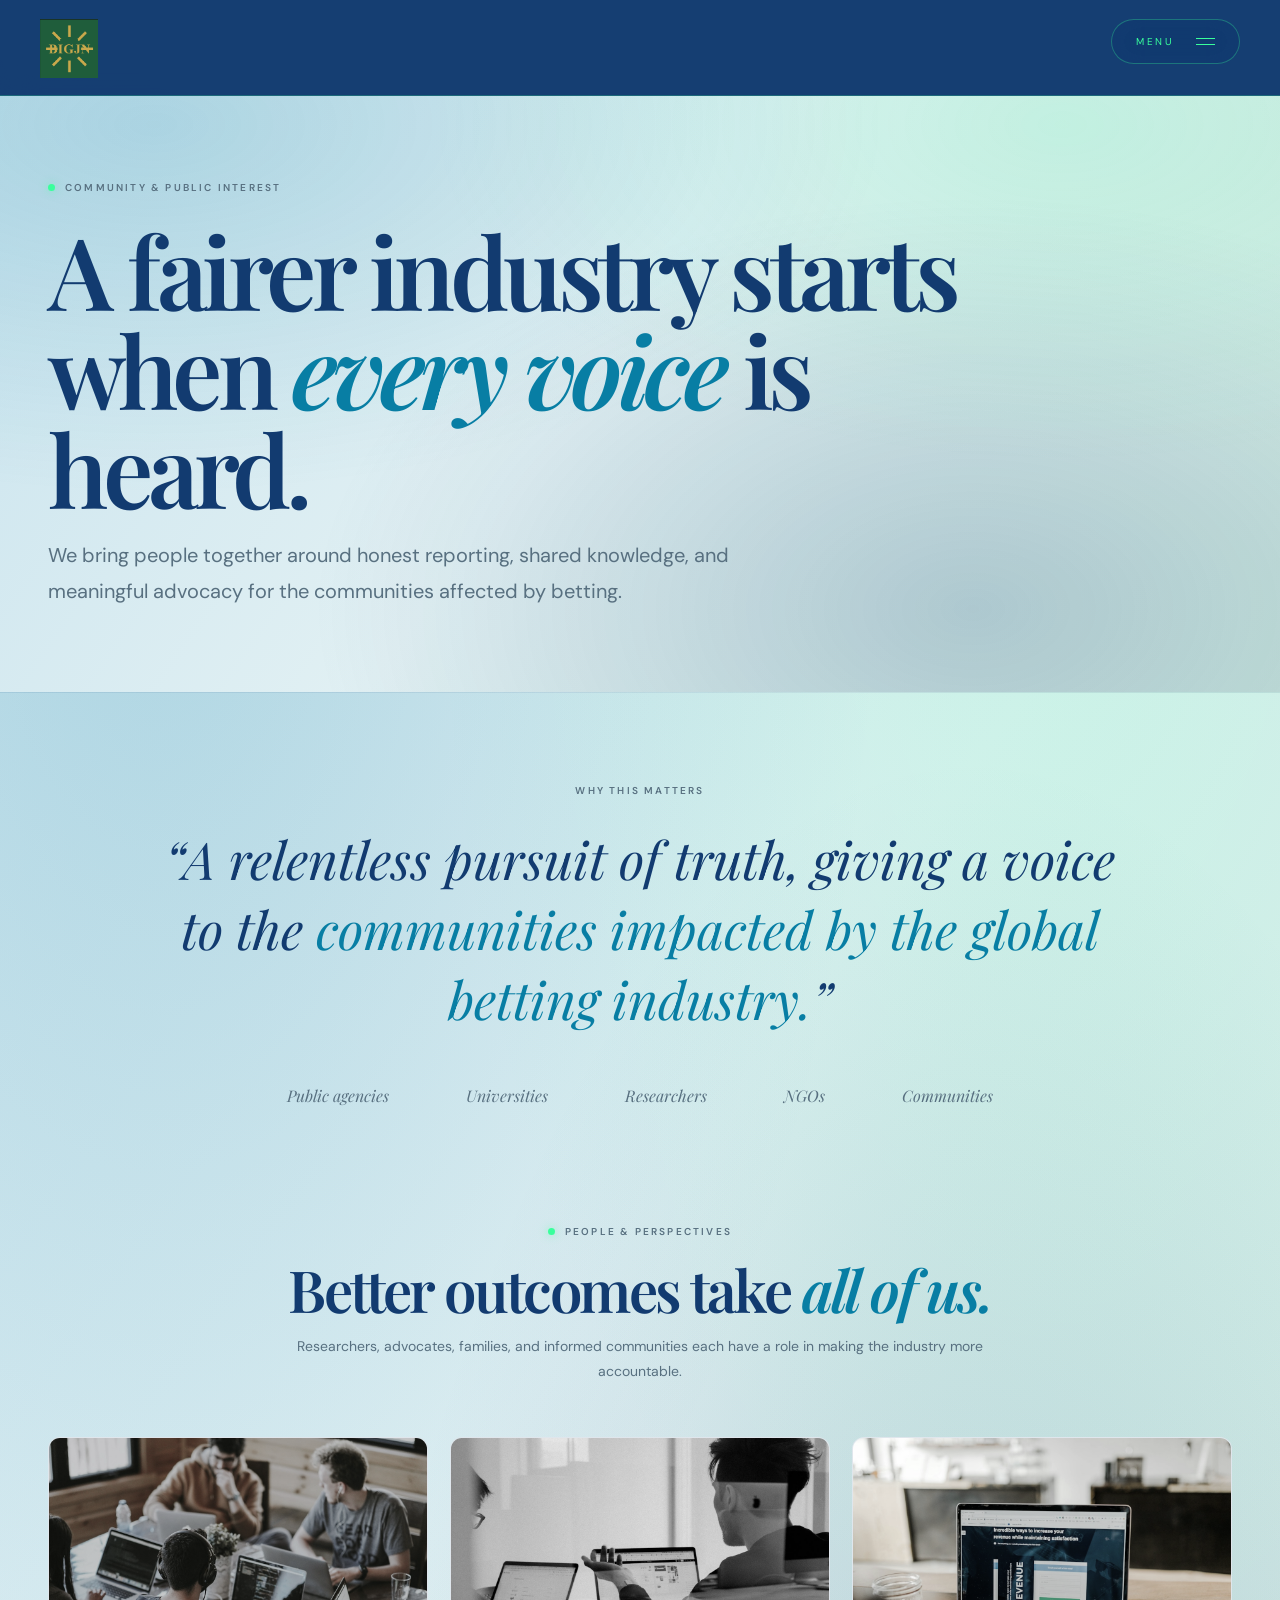
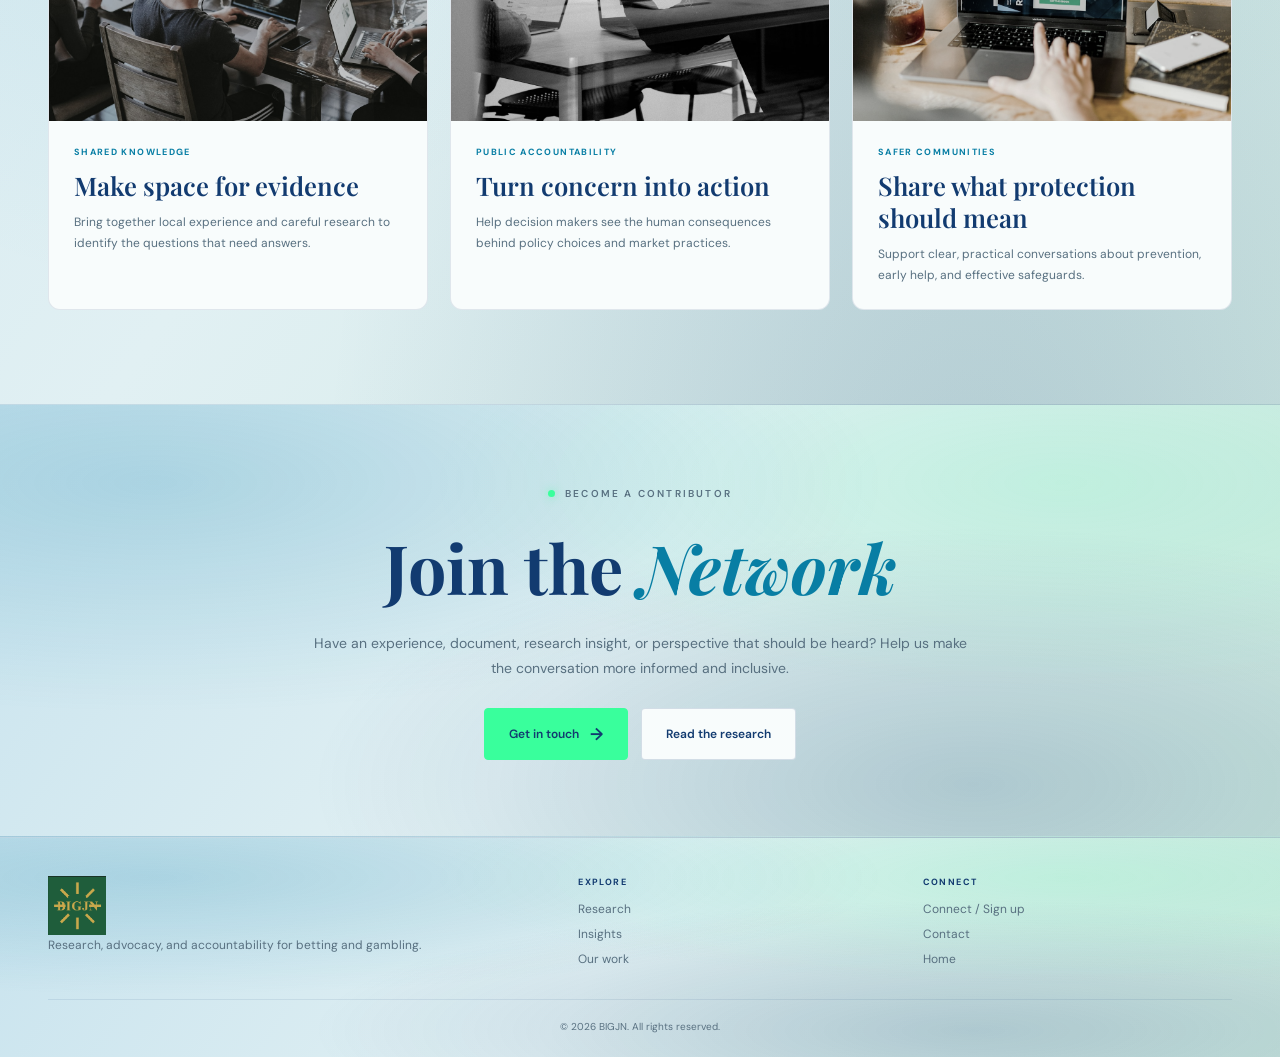
<file: community.html>
<!doctype html>
<html lang="en">
<head>
  <meta charset="utf-8">
  <meta name="viewport" content="width=device-width, initial-scale=1">
  <meta name="theme-color" content="#123b70">
  <meta name="description" content="Join a community amplifying lived experience and advocating for a fair, accountable betting industry.">
  <title>Community | BIGJN</title>
  <link rel="icon" type="image/png" href="logo.png">
  <link rel="preconnect" href="https://fonts.googleapis.com">
  <link rel="preconnect" href="https://fonts.gstatic.com" crossorigin>
  <link href="https://fonts.googleapis.com/css2?family=DM+Sans:wght@400;500;600;700&family=Playfair+Display:ital,wght@0,500;0,600;0,700;1,500;1,600&display=swap" rel="stylesheet">
  <link rel="stylesheet" href="pages.css">
</head>
<body>
  <a class="skip-link" href="#main">Skip to content</a>
  <header class="site-header">
    <a class="site-brand" href="index.html" aria-label="BIGJN home"><img src="logo.png" alt="BIGJN"></a>
    <button class="menu-button" type="button" aria-expanded="false" aria-controls="menu-panel"><span>MENU</span><span class="menu-icon" aria-hidden="true"><span></span><span></span></span></button>
  </header>
  <div class="menu-panel" id="menu-panel" aria-hidden="true"><div><nav aria-label="Main navigation">
    <a href="index.html">HOME</a><a href="research.html">RESEARCH &amp; POLICY</a><a href="index.html#platform">PLATFORM</a><a href="insights.html">INSIGHTS</a><a href="our-work.html">OUR WORK</a><a href="community.html" aria-current="page">COMMUNITY &amp; PARTNERS</a><a href="connect.html">MEMBER PORTAL</a><a href="contact.html">CONTACT</a>
  </nav><p class="menu-note">Your voice belongs in the conversation</p></div></div>
  <main id="main">
    <header class="page-hero"><div class="wrap">
      <span class="eyebrow">Community &amp; public interest</span>
      <h1>A fairer industry starts when <span class="gold italic">every voice</span> is heard.</h1>
      <p>We bring people together around honest reporting, shared knowledge, and meaningful advocacy for the communities affected by betting.</p>
    </div></header>
    <section class="community-quote"><div class="wrap">
      <span class="eyebrow">Why this matters</span>
      <blockquote class="quote">“A relentless pursuit of truth, giving a voice to the <span class="gold">communities impacted by the global betting industry.</span>”</blockquote>
      <div class="partners" aria-label="Who BIGJN serves"><span>Public agencies</span><span>Universities</span><span>Researchers</span><span>NGOs</span><span>Communities</span></div>
    </div></section>
    <section class="image-section"><div class="wrap">
      <header class="section-heading"><span class="eyebrow">People &amp; perspectives</span><h2>Better outcomes take <span class="gold italic">all of us.</span></h2><p>Researchers, advocates, families, and informed communities each have a role in making the industry more accountable.</p></header>
      <div class="image-grid">
        <article class="image-card"><div class="image-card-photo"><img src="community-team.jpg" alt="A team working together around a table" loading="lazy" decoding="async" width="1200" height="900"></div><div class="image-card-copy"><span class="blog-category">Shared knowledge</span><h3>Make space for evidence</h3><p>Bring together local experience and careful research to identify the questions that need answers.</p></div></article>
        <article class="image-card"><div class="image-card-photo"><img src="policy-meeting.jpg" alt="People collaborating in a professional meeting" loading="lazy" decoding="async" width="1200" height="900"></div><div class="image-card-copy"><span class="blog-category">Public accountability</span><h3>Turn concern into action</h3><p>Help decision makers see the human consequences behind policy choices and market practices.</p></div></article>
        <article class="image-card"><div class="image-card-photo"><img src="responsible-gambling.jpg" alt="Research and information on a laptop" loading="lazy" decoding="async" width="1200" height="900"></div><div class="image-card-copy"><span class="blog-category">Safer communities</span><h3>Share what protection should mean</h3><p>Support clear, practical conversations about prevention, early help, and effective safeguards.</p></div></article>
      </div>
    </div></section>
    <section class="community-callout"><div class="wrap"><span class="eyebrow">Become a contributor</span><h2>Join the <span class="gold italic">Network</span></h2><p>Have an experience, document, research insight, or perspective that should be heard? Help us make the conversation more informed and inclusive.</p><div class="actions"><a class="button button-primary" href="contact.html">Get in touch <span class="arrow" aria-hidden="true">→</span></a><a class="button" href="research.html">Read the research</a></div></div></section>
  </main>
  <footer class="site-footer"><div class="wrap"><div class="footer-grid"><div><img class="brand-logo" src="logo.png" alt="BIGJN"><p class="footer-blurb">Research, advocacy, and accountability for betting and gambling.</p></div><div><h3 class="footer-title">Explore</h3><nav class="footer-links"><a href="research.html">Research</a><a href="insights.html">Insights</a><a href="our-work.html">Our work</a></nav></div><div><h3 class="footer-title">Connect</h3><nav class="footer-links"><a href="connect.html">Connect / Sign up</a><a href="contact.html">Contact</a><a href="index.html">Home</a></nav></div></div><div class="copyright">© 2026 BIGJN. All rights reserved.</div></div></footer>
  <script src="site.js"></script>
</body>
</html>
</file>
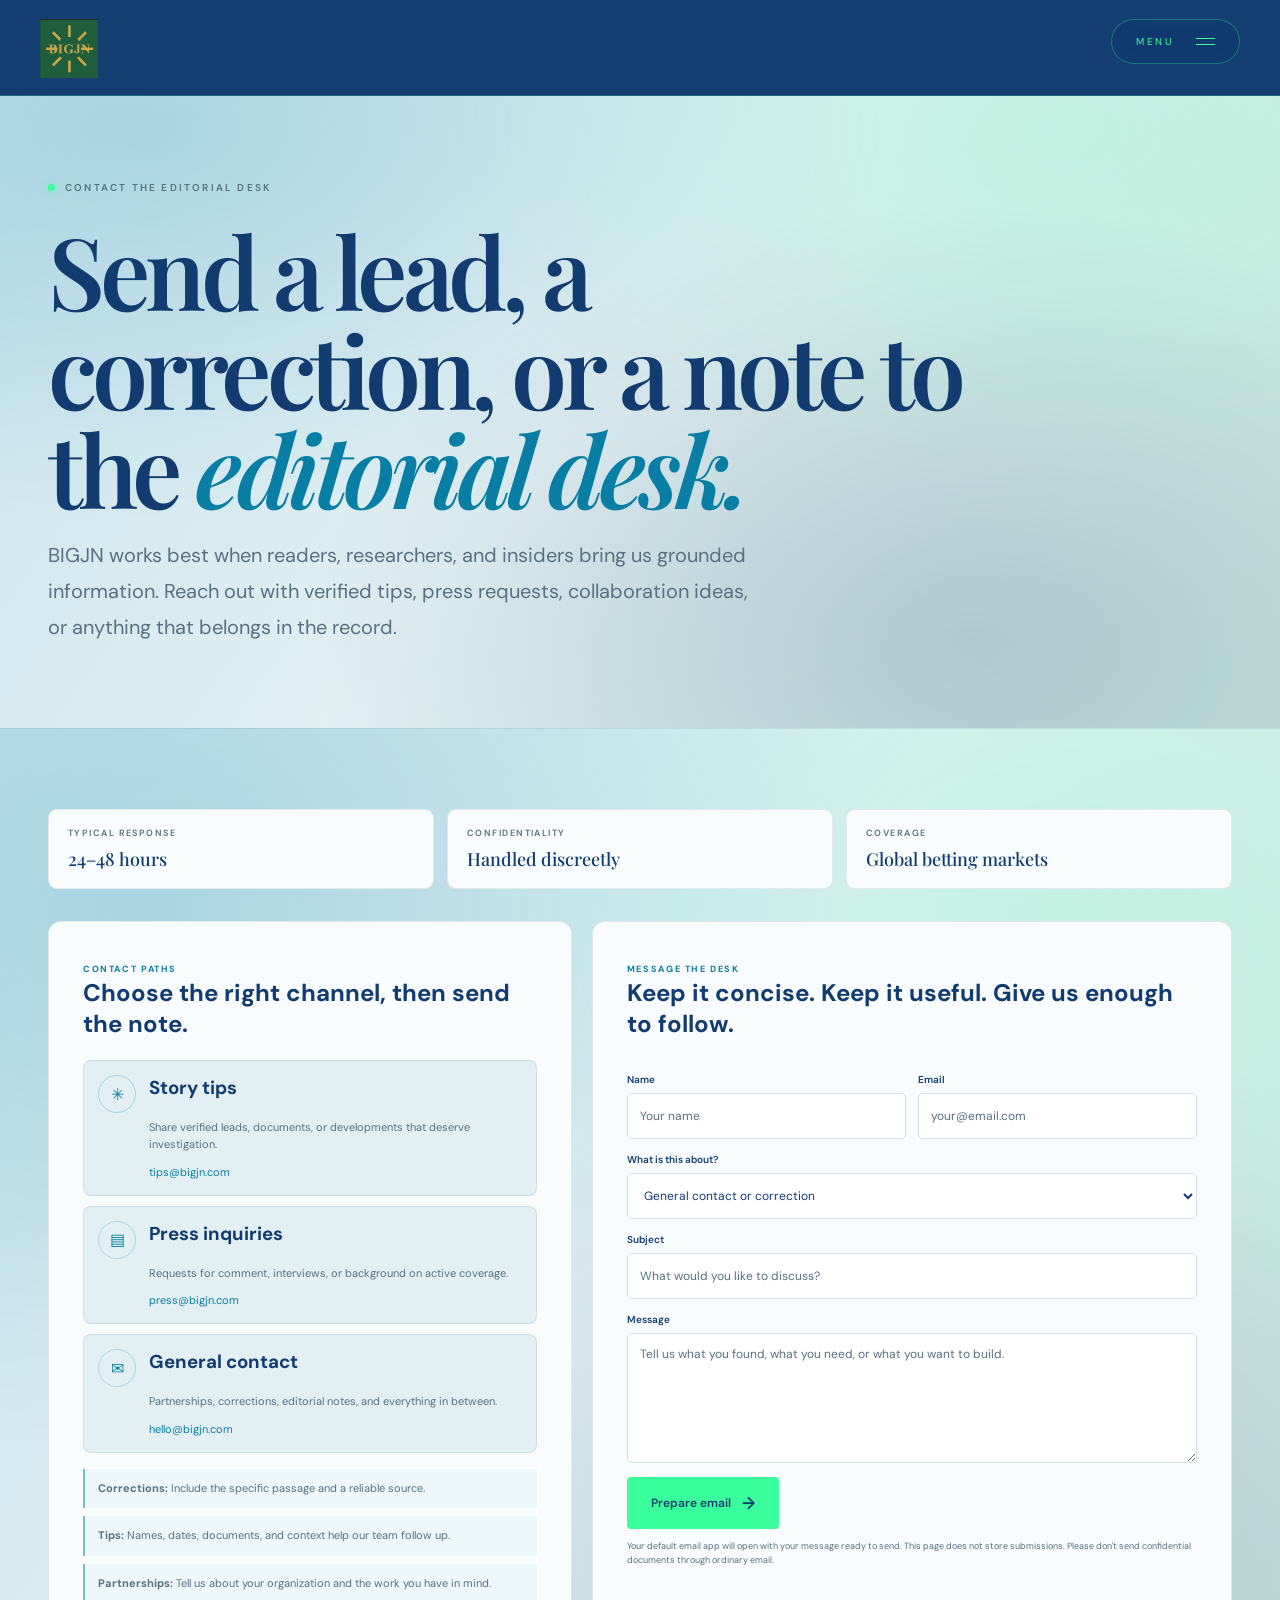
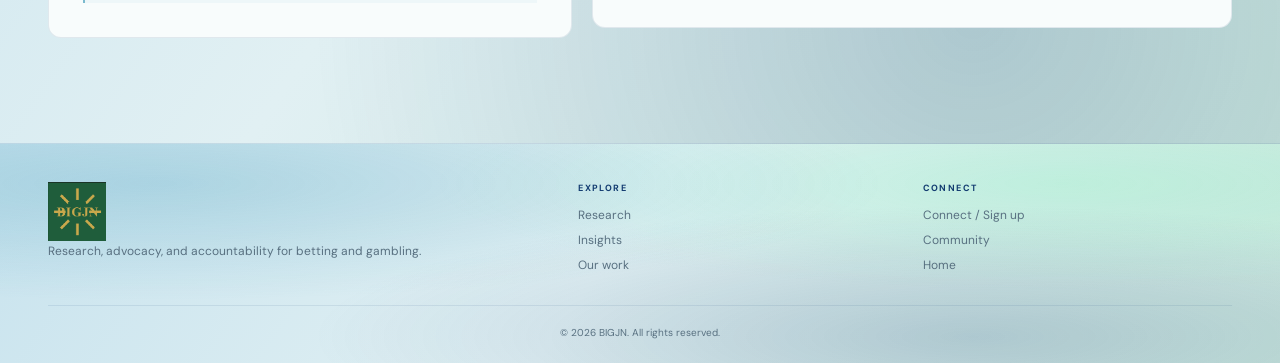
<file: contact.html>
<!doctype html>
<html lang="en">
<head>
  <meta charset="utf-8">
  <meta name="viewport" content="width=device-width, initial-scale=1">
  <meta name="theme-color" content="#123b70">
  <meta name="description" content="Contact BIGJN with story tips, press inquiries, corrections, or partnership ideas.">
  <title>Contact the Editorial Desk | BIGJN</title>
  <link rel="icon" type="image/png" href="logo.png">
  <link rel="preconnect" href="https://fonts.googleapis.com">
  <link rel="preconnect" href="https://fonts.gstatic.com" crossorigin>
  <link href="https://fonts.googleapis.com/css2?family=DM+Sans:wght@400;500;600;700&family=Playfair+Display:ital,wght@0,500;0,600;0,700;1,500;1,600&display=swap" rel="stylesheet">
  <link rel="stylesheet" href="pages.css">
</head>
<body>
  <a class="skip-link" href="#main">Skip to content</a>
  <header class="site-header">
    <a class="site-brand" href="index.html" aria-label="BIGJN home"><img src="logo.png" alt="BIGJN"></a>
    <button class="menu-button" type="button" aria-expanded="false" aria-controls="menu-panel"><span>MENU</span><span class="menu-icon" aria-hidden="true"><span></span><span></span></span></button>
  </header>
  <div class="menu-panel" id="menu-panel" aria-hidden="true"><div><nav aria-label="Main navigation">
    <a href="index.html">HOME</a><a href="research.html">RESEARCH &amp; POLICY</a><a href="index.html#platform">PLATFORM</a><a href="insights.html">INSIGHTS</a><a href="our-work.html">OUR WORK</a><a href="community.html">COMMUNITY &amp; PARTNERS</a><a href="connect.html">MEMBER PORTAL</a><a href="contact.html" aria-current="page">CONTACT</a>
  </nav><p class="menu-note">The voice for fair play</p></div></div>
  <main id="main">
    <header class="page-hero"><div class="wrap">
      <span class="eyebrow">Contact the editorial desk</span>
      <h1>Send a lead, a correction, or a note to the <span class="gold italic">editorial desk.</span></h1>
      <p>BIGJN works best when readers, researchers, and insiders bring us grounded information. Reach out with verified tips, press requests, collaboration ideas, or anything that belongs in the record.</p>
    </div></header>
    <section class="contact-section"><div class="wrap">
      <div class="contact-summary" aria-label="Contact information">
        <div class="contact-summary-item"><span>Typical response</span><strong>24–48 hours</strong></div>
        <div class="contact-summary-item"><span>Confidentiality</span><strong>Handled discreetly</strong></div>
        <div class="contact-summary-item"><span>Coverage</span><strong>Global betting markets</strong></div>
      </div>
      <div class="contact-layout">
        <aside class="contact-paths" aria-labelledby="contact-paths-title">
          <header class="contact-panel-heading"><span>Contact paths</span><h2 id="contact-paths-title">Choose the right channel, then send the note.</h2></header>
          <div class="contact-path-list">
            <article class="contact-path"><span class="contact-path-icon" aria-hidden="true">✳</span><div><h3>Story tips</h3><p>Share verified leads, documents, or developments that deserve investigation.</p><a href="mailto:tips@bigjn.com">tips@bigjn.com</a></div></article>
            <article class="contact-path"><span class="contact-path-icon" aria-hidden="true">▤</span><div><h3>Press inquiries</h3><p>Requests for comment, interviews, or background on active coverage.</p><a href="mailto:press@bigjn.com">press@bigjn.com</a></div></article>
            <article class="contact-path"><span class="contact-path-icon" aria-hidden="true">✉</span><div><h3>General contact</h3><p>Partnerships, corrections, editorial notes, and everything in between.</p><a href="mailto:hello@bigjn.com">hello@bigjn.com</a></div></article>
          </div>
          <div class="contact-guidance">
            <p><strong>Corrections:</strong> Include the specific passage and a reliable source.</p>
            <p><strong>Tips:</strong> Names, dates, documents, and context help our team follow up.</p>
            <p><strong>Partnerships:</strong> Tell us about your organization and the work you have in mind.</p>
          </div>
        </aside>
        <form class="contact-form" id="contact-form">
          <header class="contact-panel-heading"><span>Message the desk</span><h2>Keep it concise. Keep it useful. Give us enough to follow.</h2></header>
          <div class="contact-fields-row">
            <div class="contact-field"><label for="contact-name">Name</label><input id="contact-name" name="name" type="text" autocomplete="name" placeholder="Your name" required></div>
            <div class="contact-field"><label for="contact-email">Email</label><input id="contact-email" name="email" type="email" autocomplete="email" placeholder="your@email.com" required></div>
          </div>
          <div class="contact-field"><label for="contact-topic">What is this about?</label><select id="contact-topic" name="topic"><option value="hello@bigjn.com">General contact or correction</option><option value="tips@bigjn.com">A story tip</option><option value="press@bigjn.com">A press inquiry</option></select></div>
          <div class="contact-field"><label for="contact-subject">Subject</label><input id="contact-subject" name="subject" type="text" placeholder="What would you like to discuss?" required></div>
          <div class="contact-field"><label for="contact-message">Message</label><textarea id="contact-message" name="message" placeholder="Tell us what you found, what you need, or what you want to build." required></textarea></div>
          <button class="button button-primary contact-submit" type="submit">Prepare email <span class="arrow" aria-hidden="true">→</span></button>
          <p class="contact-form-note">Your default email app will open with your message ready to send. This page does not store submissions. Please don't send confidential documents through ordinary email.</p>
          <p class="contact-status" id="contact-status" role="status" aria-live="polite"></p>
        </form>
      </div>
    </div></section>
  </main>
  <footer class="site-footer"><div class="wrap"><div class="footer-grid"><div><img class="brand-logo" src="logo.png" alt="BIGJN"><p class="footer-blurb">Research, advocacy, and accountability for betting and gambling.</p></div><div><h3 class="footer-title">Explore</h3><nav class="footer-links"><a href="research.html">Research</a><a href="insights.html">Insights</a><a href="our-work.html">Our work</a></nav></div><div><h3 class="footer-title">Connect</h3><nav class="footer-links"><a href="connect.html">Connect / Sign up</a><a href="community.html">Community</a><a href="index.html">Home</a></nav></div></div><div class="copyright">© 2026 BIGJN. All rights reserved.</div></div></footer>
  <script src="site.js"></script>
</body>
</html>
</file>
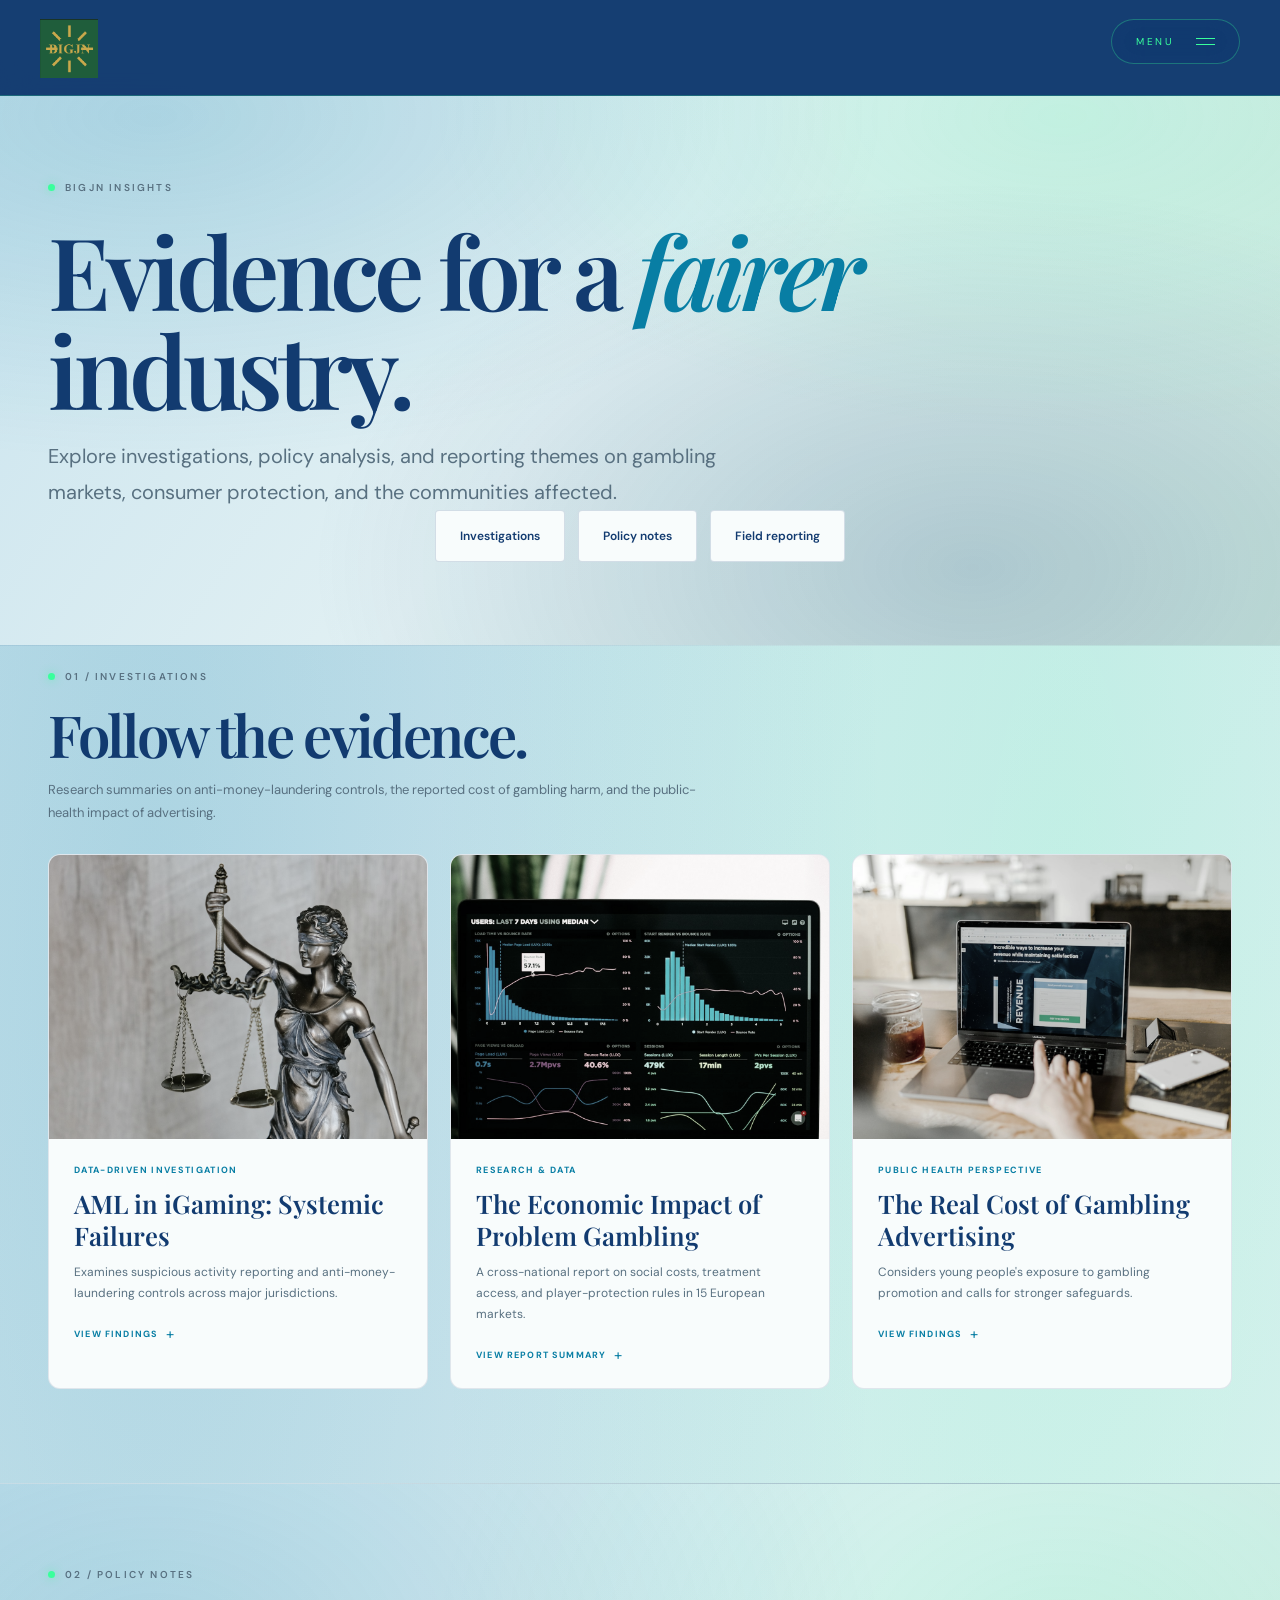
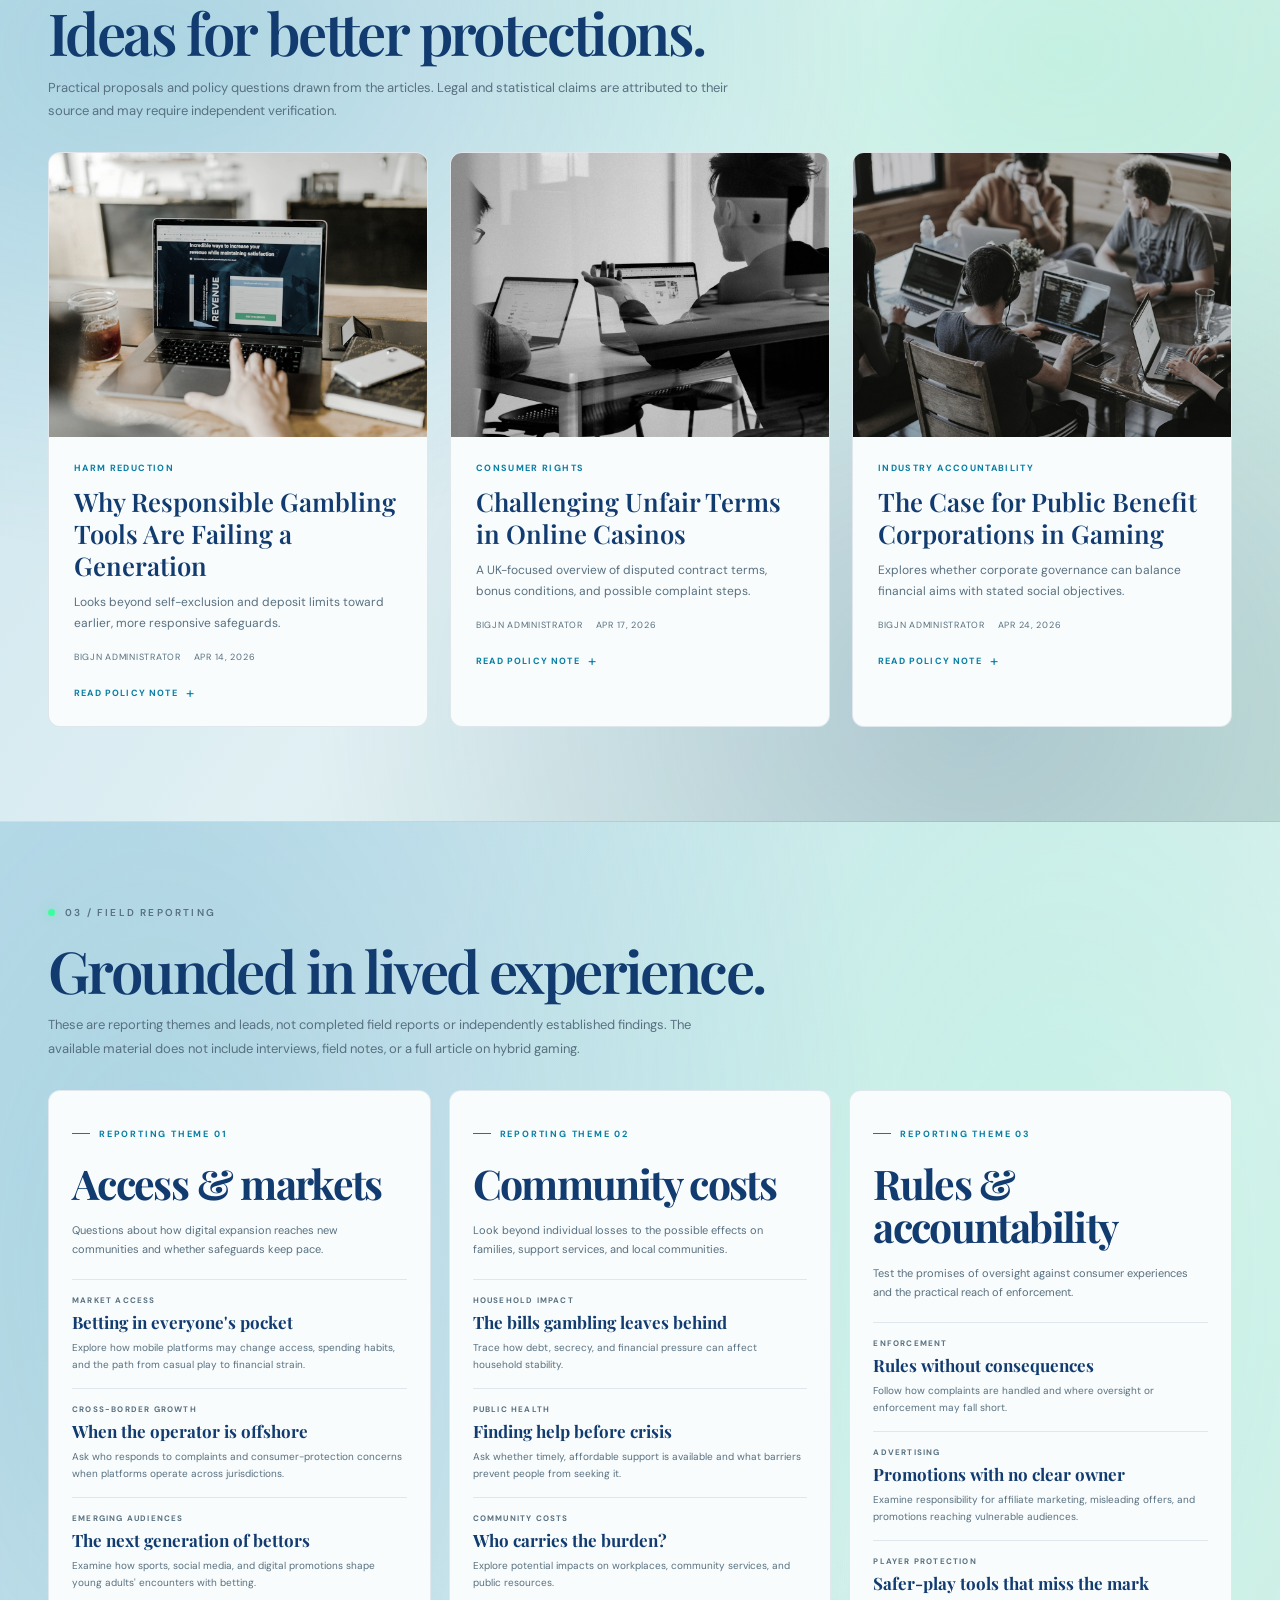
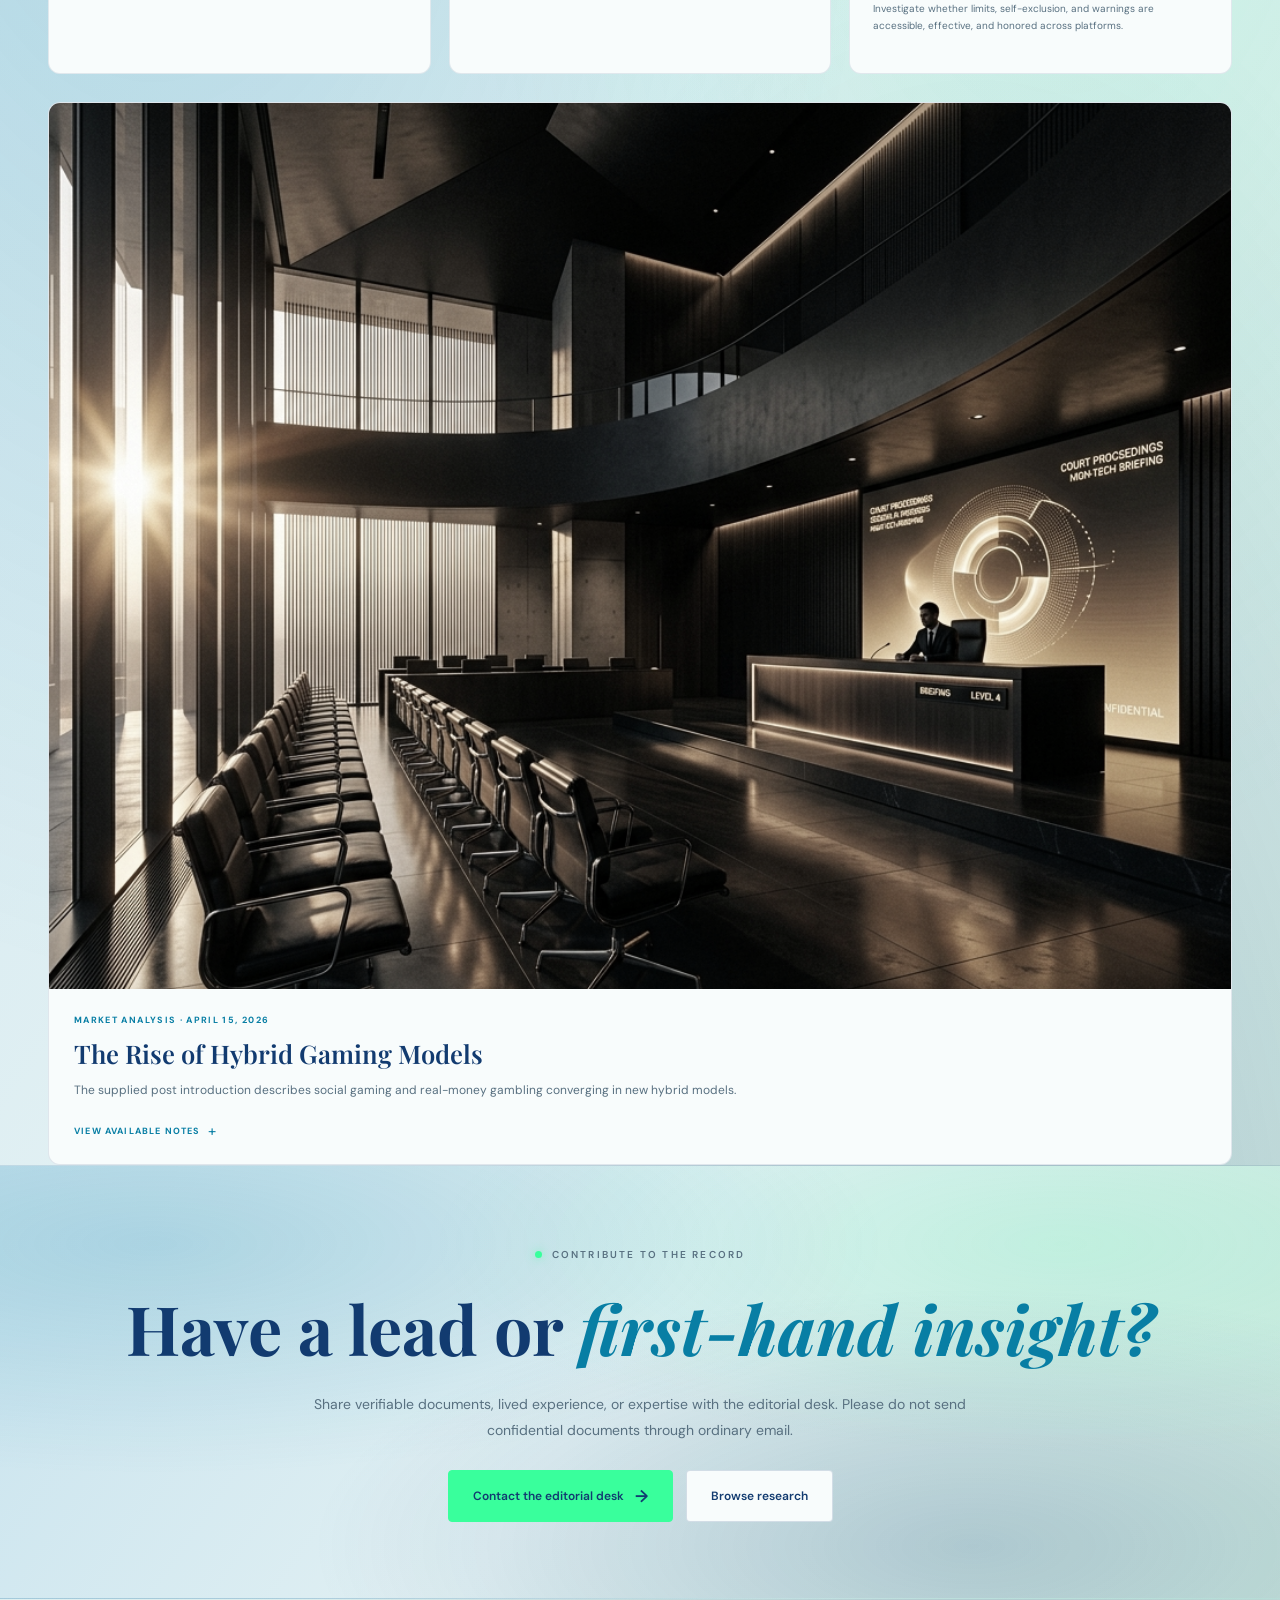
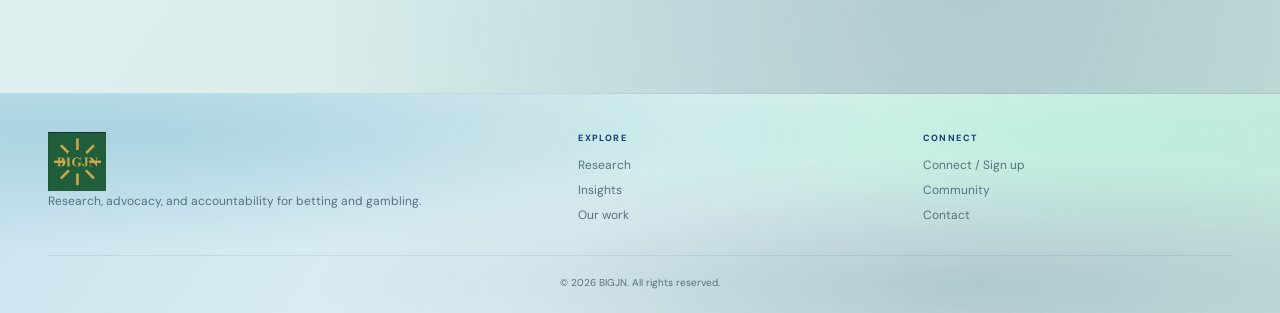
<file: insights.html>
<!doctype html>
<html lang="en">
<head>
  <meta charset="utf-8">
  <meta name="viewport" content="width=device-width, initial-scale=1">
  <meta name="theme-color" content="#123b70">
  <meta name="description" content="BIGJN insights: investigations, policy notes, and field-reporting themes on gambling markets and public accountability.">
  <title>Insights | BIGJN</title>
  <link rel="icon" type="image/png" href="logo.png">
  <link rel="preconnect" href="https://fonts.googleapis.com">
  <link rel="preconnect" href="https://fonts.gstatic.com" crossorigin>
  <link href="https://fonts.googleapis.com/css2?family=DM+Sans:wght@400;500;600;700&family=Playfair+Display:ital,wght@0,500;0,600;0,700;1,500;1,600&display=swap" rel="stylesheet">
  <link rel="stylesheet" href="pages.css">
</head>
<body>
  <a class="skip-link" href="#main">Skip to content</a>
  <header class="site-header">
    <a class="site-brand" href="index.html" aria-label="BIGJN home"><img src="logo.png" alt="BIGJN"></a>
    <button class="menu-button" type="button" aria-expanded="false" aria-controls="menu-panel"><span>MENU</span><span class="menu-icon" aria-hidden="true"><span></span><span></span></span></button>
  </header>
  <div class="menu-panel" id="menu-panel" aria-hidden="true"><div><nav aria-label="Main navigation">
    <a href="index.html">HOME</a><a href="research.html">RESEARCH &amp; POLICY</a><a href="index.html#platform">PLATFORM</a><a href="insights.html" aria-current="page">INSIGHTS</a><a href="our-work.html">OUR WORK</a><a href="community.html">COMMUNITY &amp; PARTNERS</a><a href="connect.html">MEMBER PORTAL</a><a href="contact.html">CONTACT</a>
  </nav><p class="menu-note">Evidence. Accountability. Change.</p></div></div>
  <main id="main">
    <header class="page-hero"><div class="wrap">
      <span class="eyebrow">BIGJN insights</span>
      <h1>Evidence for a <span class="gold italic">fairer</span> industry.</h1>
      <p>Explore investigations, policy analysis, and reporting themes on gambling markets, consumer protection, and the communities affected.</p>
      <nav class="actions" aria-label="Insights sections">
        <a class="button" href="#investigations">Investigations</a>
        <a class="button" href="#policy-notes">Policy notes</a>
        <a class="button" href="#field-reporting">Field reporting</a>
      </nav>
    </div></header>

    <section class="image-section" id="investigations">
      <div class="wrap">
        <header class="archive-heading">
          <span class="eyebrow">01 / Investigations</span>
          <h2>Follow the evidence.</h2>
          <p>Research summaries on anti-money-laundering controls, the reported cost of gambling harm, and the public-health impact of advertising.</p>
        </header>
        <div class="image-grid">
          <details class="image-card">
            <summary class="archive-summary">
              <div class="image-card-photo"><img src="legal-research.jpg" alt="Legal research documents" loading="lazy" decoding="async" width="1200" height="750"></div>
              <div class="image-card-copy"><span class="blog-category">Data-driven investigation</span><h3>AML in iGaming: Systemic Failures</h3><p>Examines suspicious activity reporting and anti-money-laundering controls across major jurisdictions.</p><span class="archive-expand">View findings</span></div>
            </summary>
            <div class="archive-details">
              <p class="archive-claim">The report says 67% of operators fail to meet basic AML standards.</p>
              <h4>Methodology</h4>
              <p>The report describes an analysis of Suspicious Activity Reports (SARs) from 2022–2024 across the UK, Malta, and Gibraltar.</p>
              <h4>Reported findings</h4>
              <ul>
                <li>Average SAR filing rate: 0.2%, compared with the report's stated 2–3% benchmark.</li>
                <li>42% of operators reportedly have no dedicated AML officer.</li>
                <li>Customer due-diligence gaps were reported in 78% of cases.</li>
              </ul>
              <h4>Example query</h4>
              <p class="aml-filename">query_sar_failures.sql</p>
              <pre class="aml-query"><code>SELECT operator_name, jurisdiction,
    COUNT(*) as total_transactions,
    SUM(CASE WHEN sar_filed = true THEN 1 ELSE 0 END) as sar_count,
    ROUND(SUM(CASE WHEN sar_filed = true THEN 1 ELSE 0 END) * 100.0 / COUNT(*), 2) as sar_percentage
FROM compliance_data
WHERE transaction_amount &gt; 10000
GROUP BY operator_name, jurisdiction
HAVING sar_percentage &lt; 0.5
ORDER BY sar_percentage ASC;</code></pre>
              <p class="aml-note">These are claims presented in the report. The underlying dataset was not supplied with this summary, so the figures have not been independently verified here.</p>
              <dl class="article-notes"><div><dt>Author</dt><dd>BIGJN Administrator</dd></div><div><dt>Category</dt><dd>Anti-Money Laundering</dd></div></dl>
            </div>
          </details>
          <details class="image-card">
            <summary class="archive-summary">
              <div class="image-card-photo"><img src="economic-impact.jpg" alt="Data analytics related to gambling markets" loading="lazy" decoding="async" width="1200" height="750"></div>
              <div class="image-card-copy"><span class="blog-category">Research &amp; data</span><h3>The Economic Impact of Problem Gambling</h3><p>A cross-national report on social costs, treatment access, and player-protection rules in 15 European markets.</p><span class="archive-expand">View report summary</span></div>
            </summary>
            <div class="archive-details">
              <p class="archive-claim">The report describes a study of more than 50,000 people across 15 European countries and argues that current protections are insufficient.</p>
              <h4>Reported metrics</h4>
              <ul>
                <li><strong>Annual social cost:</strong> €15.3 billion.</li>
                <li><strong>Treatment gap:</strong> 85% of affected people reportedly receive no support.</li>
                <li><strong>Regulatory coverage:</strong> 40% of markets reportedly have adequate player protections.</li>
              </ul>
              <p>The source describes a 120-page report with methodology, raw data, and policy recommendations. A full report file is not hosted on this site.</p>
              <p class="aml-note">Figures are reported as stated in the article; the underlying dataset was not supplied with this summary.</p>
              <dl class="article-notes"><div><dt>Author</dt><dd>BIGJN Administrator</dd></div><div><dt>Published</dt><dd><time datetime="2026-04-08">April 8, 2026</time></dd></div><div><dt>Category</dt><dd>Research &amp; Data</dd></div></dl>
            </div>
          </details>
          <details class="image-card">
            <summary class="archive-summary">
              <div class="image-card-photo"><img src="responsible-gambling.jpg" alt="Responsible gambling awareness concept" loading="lazy" decoding="async" width="1200" height="750"></div>
              <div class="image-card-copy"><span class="blog-category">Public health perspective</span><h3>The Real Cost of Gambling Advertising</h3><p>Considers young people's exposure to gambling promotion and calls for stronger safeguards.</p><span class="archive-expand">View findings</span></div>
            </summary>
            <div class="archive-details">
              <h4>Reported findings</h4>
              <ul>
                <li>Children reportedly see 3–5 gambling advertisements per day during sports broadcasts.</li>
                <li>The article associates early exposure with a 38% increase in problem-gambling risk.</li>
                <li>It argues current rules do not adequately protect minors.</li>
              </ul>
              <h4>Recommendations</h4>
              <p>The article calls for restrictions on gambling advertising during family viewing hours and on social platforms popular with young people.</p>
              <p class="aml-note">Statistics are presented as stated in the article and have not been independently verified here.</p>
              <dl class="article-notes"><div><dt>Author</dt><dd>BIGJN Administrator</dd></div><div><dt>Published</dt><dd><time datetime="2026-04-03">April 3, 2026</time></dd></div><div><dt>Categories</dt><dd>Social Impact; Harm Reduction</dd></div></dl>
            </div>
          </details>
        </div>
      </div>
    </section>

    <section class="image-section" id="policy-notes">
      <div class="wrap">
        <header class="archive-heading">
          <span class="eyebrow">02 / Policy notes</span>
          <h2>Ideas for better protections.</h2>
          <p>Practical proposals and policy questions drawn from the articles. Legal and statistical claims are attributed to their source and may require independent verification.</p>
        </header>
        <div class="image-grid">
          <details class="image-card">
            <summary class="archive-summary">
              <div class="image-card-photo"><img src="responsible-gambling.jpg" alt="Responsible gambling support resources" loading="lazy" decoding="async" width="1200" height="750"></div>
              <div class="image-card-copy"><span class="blog-category">Harm reduction</span><h3>Why Responsible Gambling Tools Are Failing a Generation</h3><p>Looks beyond self-exclusion and deposit limits toward earlier, more responsive safeguards.</p><div class="archive-meta"><span>BIGJN Administrator</span><time datetime="2026-04-14">Apr 14, 2026</time></div><span class="archive-expand">Read policy note</span></div>
            </summary>
            <div class="archive-details">
              <p class="archive-claim">The article argues that self-exclusion and deposit limits are reactive tools and should not be the only protections available.</p>
              <h4>Suggested measures</h4>
              <ul>
                <li><strong>Personalized risk scoring:</strong> Identify concerning behavior earlier, with appropriate privacy safeguards.</li>
                <li><strong>Cooling-off periods:</strong> Require breaks after defined loss thresholds.</li>
                <li><strong>Staff training:</strong> Help staff recognize potential harm patterns and respond promptly.</li>
              </ul>
              <dl class="article-notes"><div><dt>Author</dt><dd>BIGJN Administrator</dd></div><div><dt>Published</dt><dd><time datetime="2026-04-14">April 14, 2026</time></dd></div><div><dt>Category</dt><dd>Harm Reduction</dd></div></dl>
            </div>
          </details>
          <details class="image-card">
            <summary class="archive-summary">
              <div class="image-card-photo"><img src="policy-meeting.jpg" alt="People discussing policy and consumer rights" loading="lazy" decoding="async" width="1200" height="750"></div>
              <div class="image-card-copy"><span class="blog-category">Consumer rights</span><h3>Challenging Unfair Terms in Online Casinos</h3><p>A UK-focused overview of disputed contract terms, bonus conditions, and possible complaint steps.</p><div class="archive-meta"><span>BIGJN Administrator</span><time datetime="2026-04-17">Apr 17, 2026</time></div><span class="archive-expand">Read policy note</span></div>
            </summary>
            <div class="archive-details">
              <h4>Issues discussed</h4>
              <p>The article references the UK Consumer Rights Act 2015 and terms that may create a significant imbalance against consumers.</p>
              <ul>
                <li>Wagering conditions that are not clearly disclosed.</li>
                <li>Terms that allow an operator to close accounts unilaterally.</li>
                <li>Excessive chargeback fees.</li>
              </ul>
              <h4>Possible steps</h4>
              <ol>
                <li>Keep records, including screenshots, emails, and account communications.</li>
                <li>Raise a complaint with the relevant regulator, such as the UKGC or MGA where applicable.</li>
                <li>Consider qualified legal advice where significant losses are involved.</li>
              </ol>
              <p class="aml-note">General information, not legal advice. Consumer protections and complaint routes depend on jurisdiction and circumstances.</p>
              <dl class="article-notes"><div><dt>Author</dt><dd>BIGJN Administrator</dd></div><div><dt>Published</dt><dd><time datetime="2026-04-17">April 17, 2026</time></dd></div><div><dt>Categories</dt><dd>Consumer Rights; Licensing</dd></div></dl>
            </div>
          </details>
          <details class="image-card">
            <summary class="archive-summary">
              <div class="image-card-photo"><img src="community-team.jpg" alt="Team collaborating on a shared project" loading="lazy" decoding="async" width="1200" height="750"></div>
              <div class="image-card-copy"><span class="blog-category">Industry accountability</span><h3>The Case for Public Benefit Corporations in Gaming</h3><p>Explores whether corporate governance can balance financial aims with stated social objectives.</p><div class="archive-meta"><span>BIGJN Administrator</span><time datetime="2026-04-24">Apr 24, 2026</time></div><span class="archive-expand">Read policy note</span></div>
            </summary>
            <div class="archive-details">
              <h4>Rethinking corporate structure</h4>
              <p>The article contrasts shareholder-focused governance with public-benefit corporations, which are designed to consider social objectives alongside financial performance.</p>
              <h4>Potential advantages</h4>
              <ol>
                <li>Proactive compliance may help reduce some regulatory friction.</li>
                <li>A public-benefit commitment may strengthen brand trust and player loyalty.</li>
                <li>Long-term sustainability can be prioritized over short-term gains.</li>
              </ol>
              <h4>Industry update</h4>
              <p>The report states that three major operators announced conversion plans in 2024; this claim has not been independently verified here.</p>
              <dl class="article-notes"><div><dt>Author</dt><dd>BIGJN Administrator</dd></div><div><dt>Published</dt><dd><time datetime="2026-04-24">April 24, 2026</time></dd></div><div><dt>Categories</dt><dd>Industry Accountability; Fair Gaming</dd></div></dl>
            </div>
          </details>
        </div>
      </div>
    </section>

    <section class="image-section" id="field-reporting">
      <div class="wrap">
        <header class="archive-heading">
          <span class="eyebrow">03 / Field reporting</span>
          <h2>Grounded in lived experience.</h2>
          <p>These are reporting themes and leads, not completed field reports or independently established findings. The available material does not include interviews, field notes, or a full article on hybrid gaming.</p>
        </header>
        <div class="chapter-list">
          <article class="chapter">
            <span class="chapter-number">REPORTING THEME 01</span><h3>Access &amp; markets</h3>
            <p class="chapter-intro">Questions about how digital expansion reaches new communities and whether safeguards keep pace.</p>
            <div class="chapter-story"><span class="chapter-story-label">Market access</span><h4>Betting in everyone's pocket</h4><p>Explore how mobile platforms may change access, spending habits, and the path from casual play to financial strain.</p></div>
            <div class="chapter-story"><span class="chapter-story-label">Cross-border growth</span><h4>When the operator is offshore</h4><p>Ask who responds to complaints and consumer-protection concerns when platforms operate across jurisdictions.</p></div>
            <div class="chapter-story"><span class="chapter-story-label">Emerging audiences</span><h4>The next generation of bettors</h4><p>Examine how sports, social media, and digital promotions shape young adults' encounters with betting.</p></div>
          </article>
          <article class="chapter">
            <span class="chapter-number">REPORTING THEME 02</span><h3>Community costs</h3>
            <p class="chapter-intro">Look beyond individual losses to the possible effects on families, support services, and local communities.</p>
            <div class="chapter-story"><span class="chapter-story-label">Household impact</span><h4>The bills gambling leaves behind</h4><p>Trace how debt, secrecy, and financial pressure can affect household stability.</p></div>
            <div class="chapter-story"><span class="chapter-story-label">Public health</span><h4>Finding help before crisis</h4><p>Ask whether timely, affordable support is available and what barriers prevent people from seeking it.</p></div>
            <div class="chapter-story"><span class="chapter-story-label">Community costs</span><h4>Who carries the burden?</h4><p>Explore potential impacts on workplaces, community services, and public resources.</p></div>
          </article>
          <article class="chapter">
            <span class="chapter-number">REPORTING THEME 03</span><h3>Rules &amp; accountability</h3>
            <p class="chapter-intro">Test the promises of oversight against consumer experiences and the practical reach of enforcement.</p>
            <div class="chapter-story"><span class="chapter-story-label">Enforcement</span><h4>Rules without consequences</h4><p>Follow how complaints are handled and where oversight or enforcement may fall short.</p></div>
            <div class="chapter-story"><span class="chapter-story-label">Advertising</span><h4>Promotions with no clear owner</h4><p>Examine responsibility for affiliate marketing, misleading offers, and promotions reaching vulnerable audiences.</p></div>
            <div class="chapter-story"><span class="chapter-story-label">Player protection</span><h4>Safer-play tools that miss the mark</h4><p>Investigate whether limits, self-exclusion, and warnings are accessible, effective, and honored across platforms.</p></div>
          </article>
        </div>
      </div>
      <div class="wrap" style="padding-top:28px">
        <details class="image-card">
          <summary class="archive-summary">
            <div class="image-card-photo"><img src="hero-bg.jpg" alt="Digital gaming environment" loading="lazy" decoding="async" width="1200" height="750"></div>
            <div class="image-card-copy"><span class="blog-category">Market analysis · April 15, 2026</span><h3>The Rise of Hybrid Gaming Models</h3><p>The supplied post introduction describes social gaming and real-money gambling converging in new hybrid models.</p><span class="archive-expand">View available notes</span></div>
          </summary>
          <div class="archive-details"><p>No full article body or field findings were included in the available post information, so no further claims are made here.</p><dl class="article-notes"><div><dt>Author</dt><dd>BIGJN Administrator</dd></div><div><dt>Published</dt><dd><time datetime="2026-04-15">April 15, 2026</time></dd></div><div><dt>Categories</dt><dd>Market Analysis; Industry Accountability</dd></div></dl></div>
        </details>
      </div>
      <div class="community-callout">
        <div class="wrap"><span class="eyebrow">Contribute to the record</span><h2>Have a lead or <span class="gold italic">first-hand insight?</span></h2><p>Share verifiable documents, lived experience, or expertise with the editorial desk. Please do not send confidential documents through ordinary email.</p><div class="actions"><a class="button button-primary" href="contact.html">Contact the editorial desk <span class="arrow" aria-hidden="true">→</span></a><a class="button" href="research.html">Browse research</a></div></div>
      </div>
    </section>
  </main>
  <footer class="site-footer"><div class="wrap"><div class="footer-grid"><div><img class="brand-logo" src="logo.png" alt="BIGJN"><p class="footer-blurb">Research, advocacy, and accountability for betting and gambling.</p></div><div><h3 class="footer-title">Explore</h3><nav class="footer-links"><a href="research.html">Research</a><a href="insights.html" aria-current="page">Insights</a><a href="our-work.html">Our work</a></nav></div><div><h3 class="footer-title">Connect</h3><nav class="footer-links"><a href="connect.html">Connect / Sign up</a><a href="community.html">Community</a><a href="contact.html">Contact</a></nav></div></div><div class="copyright">© 2026 BIGJN. All rights reserved.</div></div></footer>
  <script src="site.js"></script>
</body>
</html>
</file>
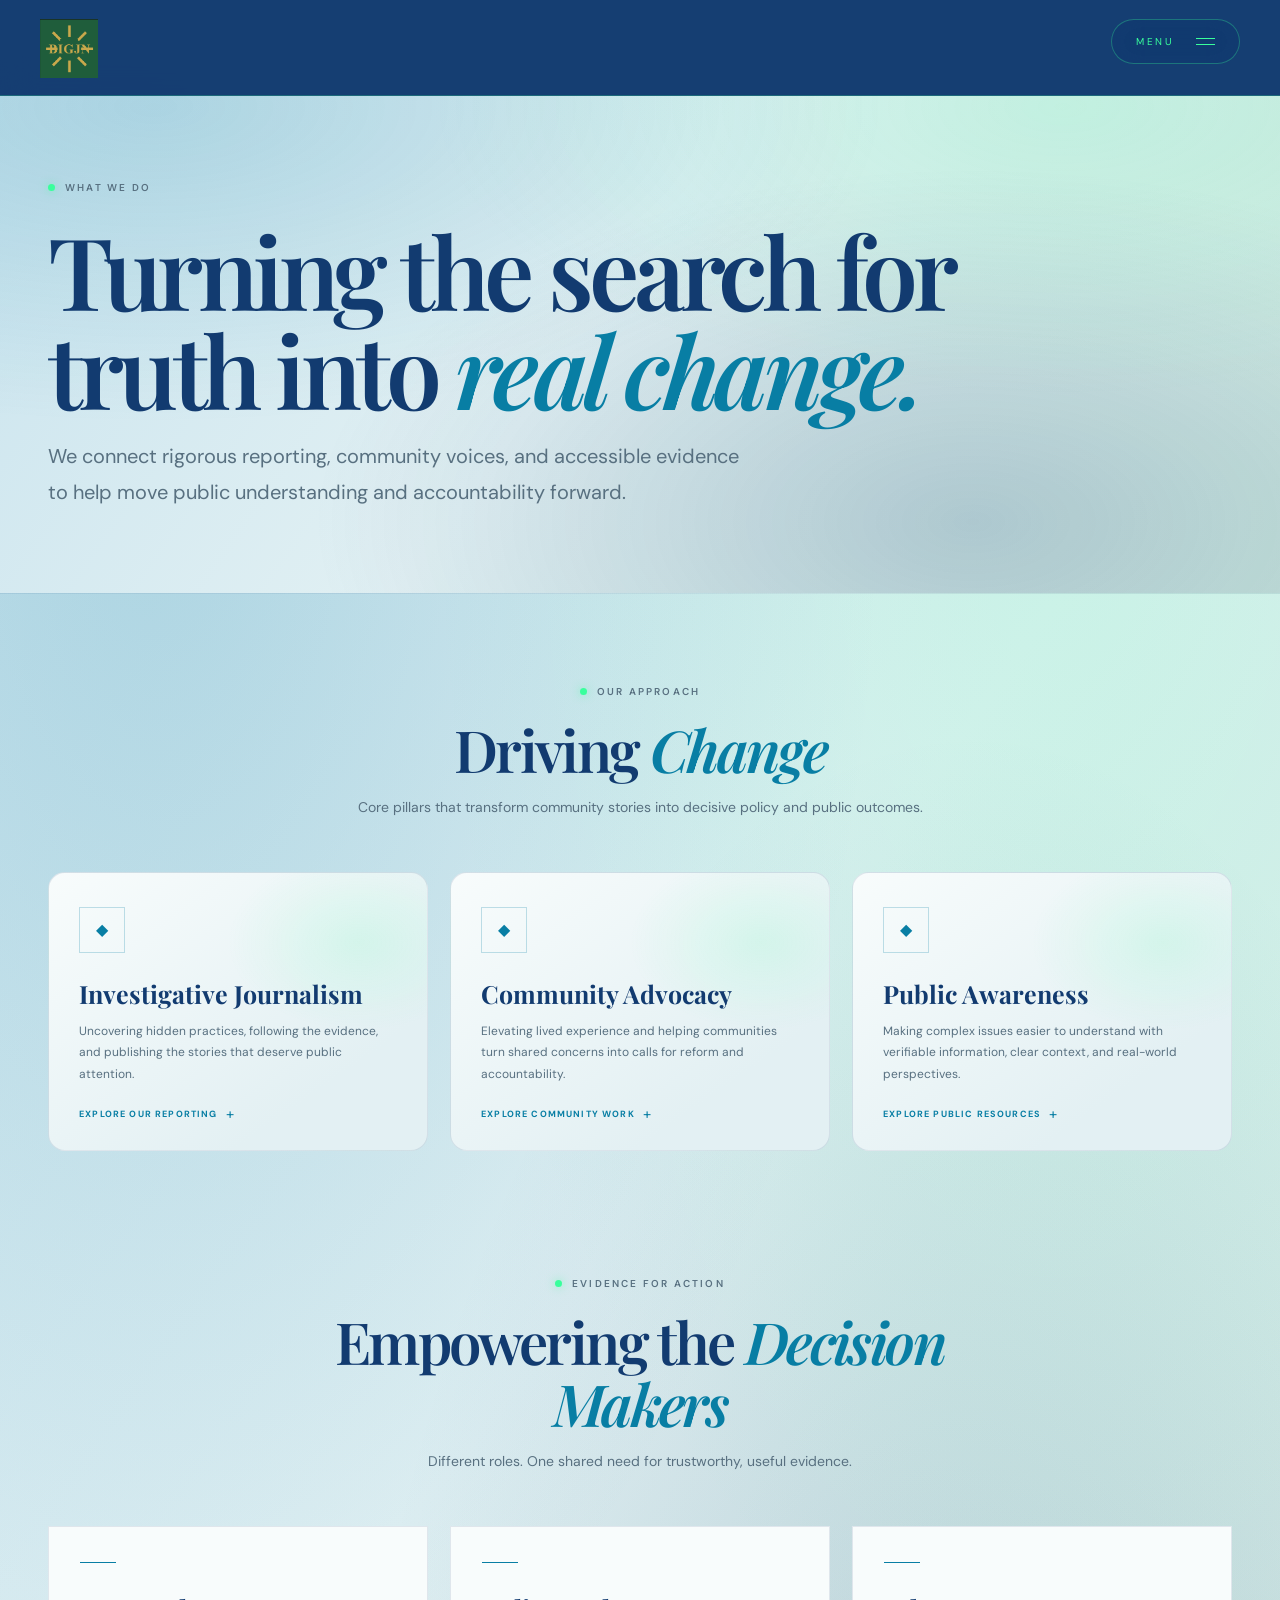
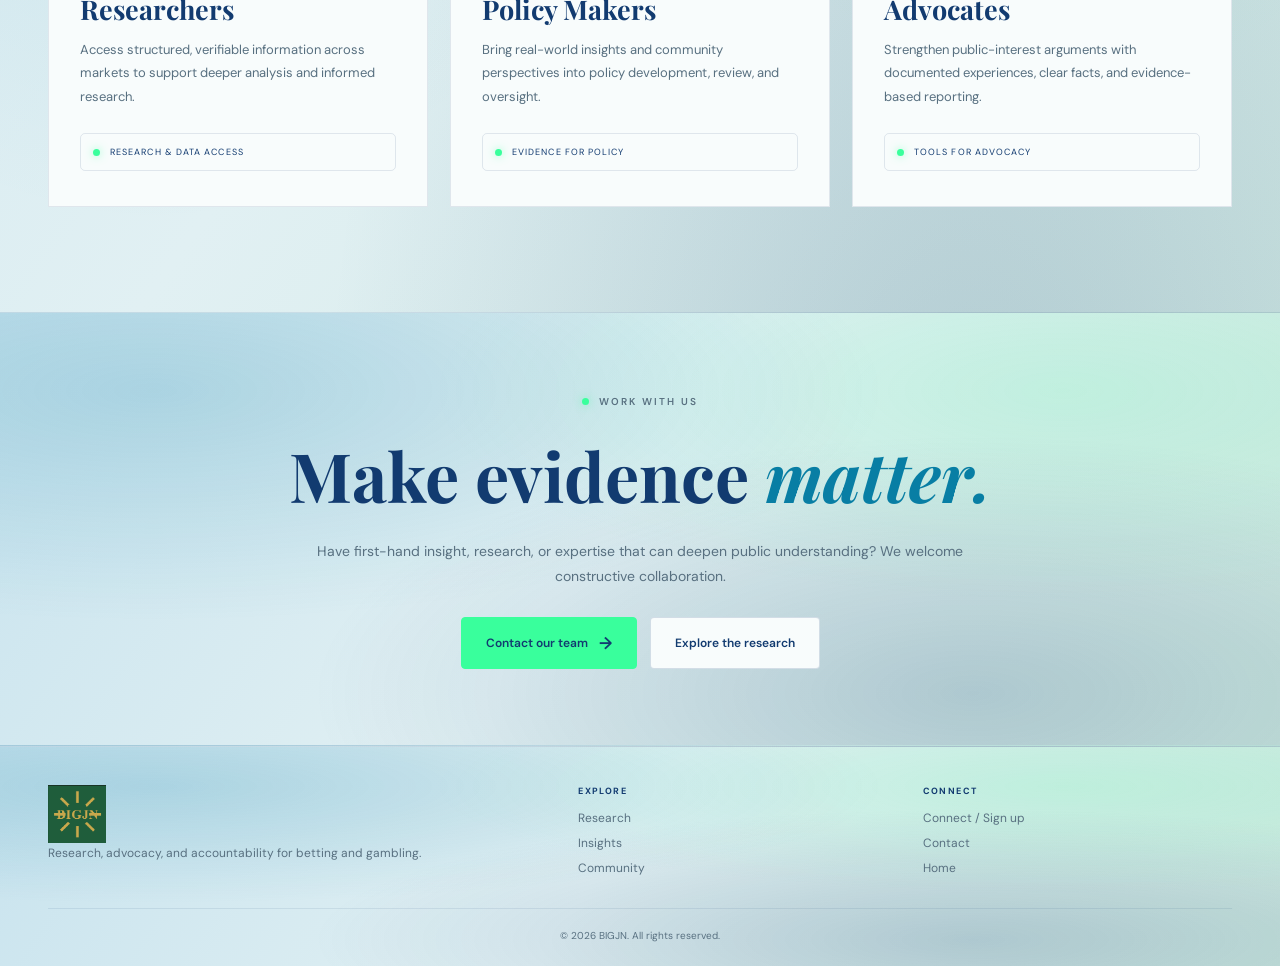
<file: our-work.html>
<!doctype html>
<html lang="en">
<head>
  <meta charset="utf-8">
  <meta name="viewport" content="width=device-width, initial-scale=1">
  <meta name="theme-color" content="#123b70">
  <meta name="description" content="Explore BIGJN's investigative journalism, community advocacy, public awareness, and evidence for decision makers.">
  <title>Our Work | BIGJN</title>
  <link rel="icon" type="image/png" href="logo.png">
  <link rel="preconnect" href="https://fonts.googleapis.com">
  <link rel="preconnect" href="https://fonts.gstatic.com" crossorigin>
  <link href="https://fonts.googleapis.com/css2?family=DM+Sans:wght@400;500;600;700&family=Playfair+Display:ital,wght@0,500;0,600;0,700;1,500;1,600&display=swap" rel="stylesheet">
  <link rel="stylesheet" href="pages.css">
</head>
<body>
  <a class="skip-link" href="#main">Skip to content</a>
  <header class="site-header">
    <a class="site-brand" href="index.html" aria-label="BIGJN home"><img src="logo.png" alt="BIGJN"></a>
    <button class="menu-button" type="button" aria-expanded="false" aria-controls="menu-panel"><span>MENU</span><span class="menu-icon" aria-hidden="true"><span></span><span></span></span></button>
  </header>
  <div class="menu-panel" id="menu-panel" aria-hidden="true"><div><nav aria-label="Main navigation">
    <a href="index.html">HOME</a><a href="research.html">RESEARCH &amp; POLICY</a><a href="index.html#platform">PLATFORM</a><a href="insights.html">INSIGHTS</a><a href="our-work.html" aria-current="page">OUR WORK</a><a href="community.html">COMMUNITY &amp; PARTNERS</a><a href="connect.html">MEMBER PORTAL</a><a href="contact.html">CONTACT</a>
  </nav><p class="menu-note">Evidence into action</p></div></div>
  <main id="main">
    <header class="page-hero"><div class="wrap">
      <span class="eyebrow">What we do</span>
      <h1>Turning the search for truth into <span class="gold italic">real change.</span></h1>
      <p>We connect rigorous reporting, community voices, and accessible evidence to help move public understanding and accountability forward.</p>
    </div></header>
    <section class="page-section" id="pillars"><div class="wrap">
      <header class="section-heading"><span class="eyebrow">Our approach</span><h2>Driving <span class="gold italic">Change</span></h2><p>Core pillars that transform community stories into decisive policy and public outcomes.</p></header>
      <div class="pillar-grid">
        <details class="pillar">
          <summary class="pillar-toggle"><span class="pillar-icon" aria-hidden="true">◆</span><h3>Investigative Journalism</h3><p class="pillar-summary">Uncovering hidden practices, following the evidence, and publishing the stories that deserve public attention.</p><span class="pillar-more">Explore our reporting</span></summary>
          <div class="pillar-details"><p>We examine the systems, business practices, and decisions that shape betting markets and consumer experiences. Our work starts with evidence and gives readers the context to assess what it shows.</p><h4>What this work includes</h4><ul><li>Reviewing public records, research, policies, and first-hand accounts.</li><li>Investigating advertising, consumer terms, safer-play tools, and market oversight.</li><li>Publishing sourced reporting that distinguishes documented facts from open questions.</li></ul><a class="pillar-link" href="research.html">Visit Research <span aria-hidden="true">→</span></a></div>
        </details>
        <details class="pillar">
          <summary class="pillar-toggle"><span class="pillar-icon" aria-hidden="true">◆</span><h3>Community Advocacy</h3><p class="pillar-summary">Elevating lived experience and helping communities turn shared concerns into calls for reform and accountability.</p><span class="pillar-more">Explore community work</span></summary>
          <div class="pillar-details"><p>People closest to an issue bring essential context. We help surface those perspectives and connect them with evidence that can inform public discussion and policy.</p><h4>How we support advocacy</h4><ul><li>Elevating lived experience respectfully and with care for contributors.</li><li>Connecting community concerns with research, policy, and public accountability.</li><li>Making room for constructive dialogue among advocates, researchers, and decision makers.</li></ul><a class="pillar-link" href="community.html">Visit Community <span aria-hidden="true">→</span></a></div>
        </details>
        <details class="pillar">
          <summary class="pillar-toggle"><span class="pillar-icon" aria-hidden="true">◆</span><h3>Public Awareness</h3><p class="pillar-summary">Making complex issues easier to understand with verifiable information, clear context, and real-world perspectives.</p><span class="pillar-more">Explore public resources</span></summary>
          <div class="pillar-details"><p>Clear information helps people recognize how betting products and industry practices work, where to find safeguards, and what questions deserve scrutiny.</p><h4>What we aim to make clearer</h4><ul><li>How promotions, product design, and consumer terms can shape decisions.</li><li>Where to look for independent evidence, oversight, and available support.</li><li>Why individual stories connect to wider public-health and policy questions.</li></ul><a class="pillar-link" href="research.html">Explore the stories <span aria-hidden="true">→</span></a></div>
        </details>
      </div>
    </div></section>
    <section class="page-section" id="decision-makers" style="padding-top:15px"><div class="wrap">
      <header class="section-heading"><span class="eyebrow">Evidence for action</span><h2>Empowering the <span class="gold italic">Decision Makers</span></h2><p>Different roles. One shared need for trustworthy, useful evidence.</p></header>
      <div class="audience-grid">
        <article class="audience"><div class="audience-rule"></div><h3>Researchers</h3><p>Access structured, verifiable information across markets to support deeper analysis and informed research.</p><div class="access">Research &amp; data access</div></article>
        <article class="audience"><div class="audience-rule"></div><h3>Policy Makers</h3><p>Bring real-world insights and community perspectives into policy development, review, and oversight.</p><div class="access">Evidence for policy</div></article>
        <article class="audience"><div class="audience-rule"></div><h3>Advocates</h3><p>Strengthen public-interest arguments with documented experiences, clear facts, and evidence-based reporting.</p><div class="access">Tools for advocacy</div></article>
      </div>
    </div></section>
    <section class="community-callout"><div class="wrap"><span class="eyebrow">Work with us</span><h2>Make evidence <span class="gold italic">matter.</span></h2><p>Have first-hand insight, research, or expertise that can deepen public understanding? We welcome constructive collaboration.</p><div class="actions"><a class="button button-primary" href="contact.html">Contact our team <span class="arrow" aria-hidden="true">→</span></a><a class="button" href="research.html">Explore the research</a></div></div></section>
  </main>
  <footer class="site-footer"><div class="wrap"><div class="footer-grid"><div><img class="brand-logo" src="logo.png" alt="BIGJN"><p class="footer-blurb">Research, advocacy, and accountability for betting and gambling.</p></div><div><h3 class="footer-title">Explore</h3><nav class="footer-links"><a href="research.html">Research</a><a href="insights.html">Insights</a><a href="community.html">Community</a></nav></div><div><h3 class="footer-title">Connect</h3><nav class="footer-links"><a href="connect.html">Connect / Sign up</a><a href="contact.html">Contact</a><a href="index.html">Home</a></nav></div></div><div class="copyright">© 2026 BIGJN. All rights reserved.</div></div></footer>
  <script src="site.js"></script>
</body>
</html>
</file>
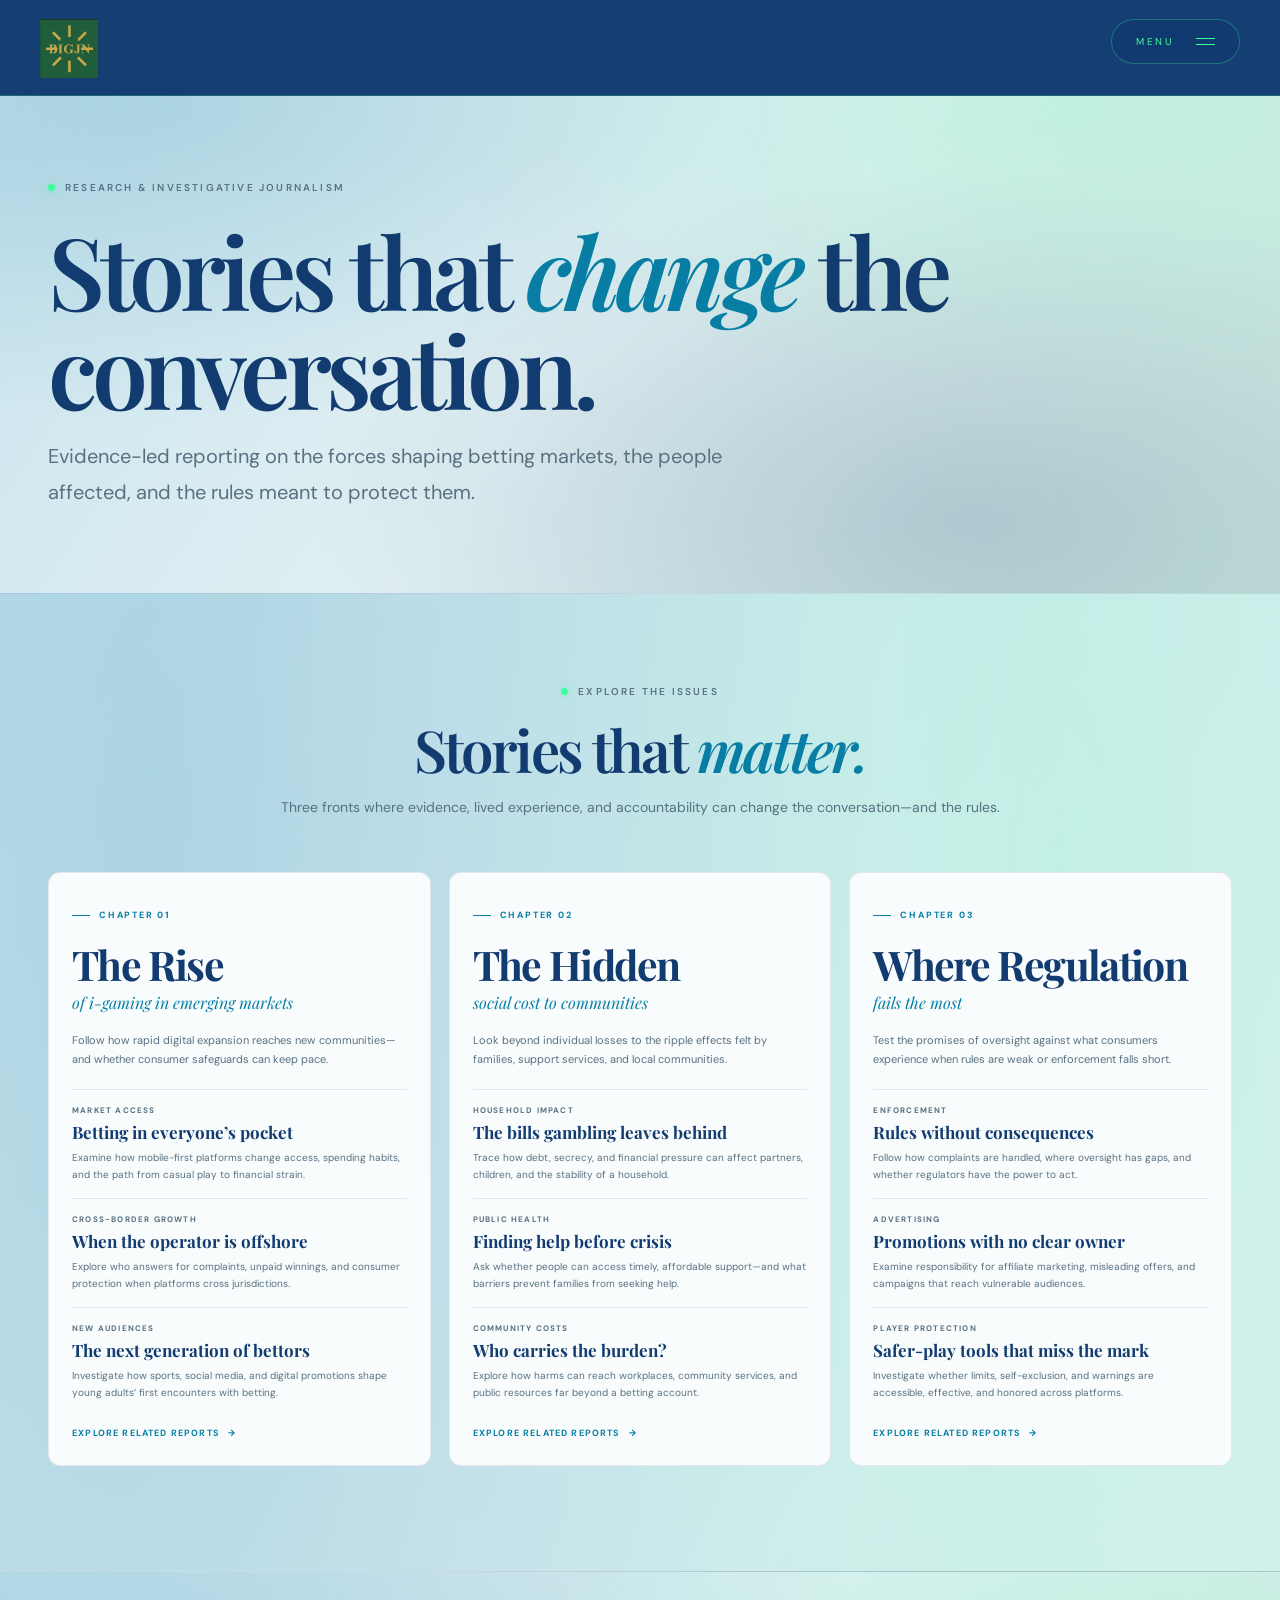
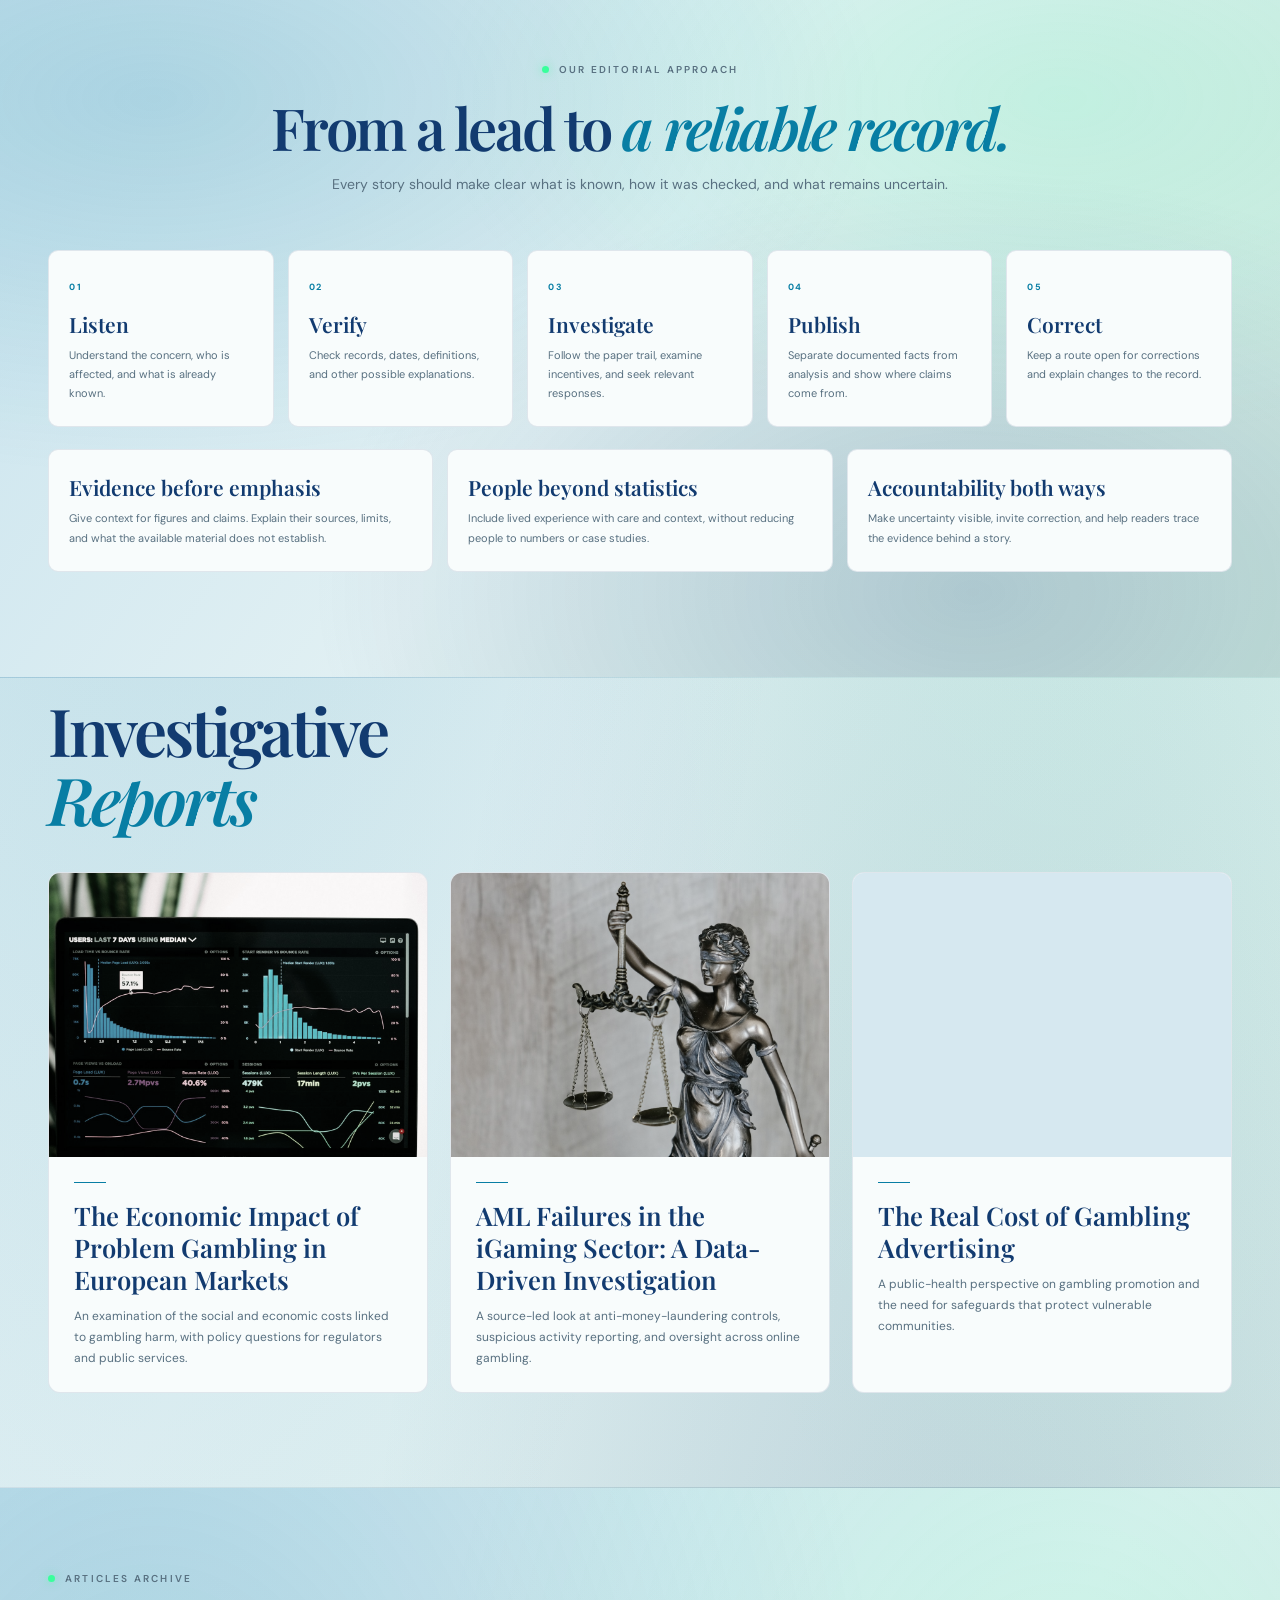
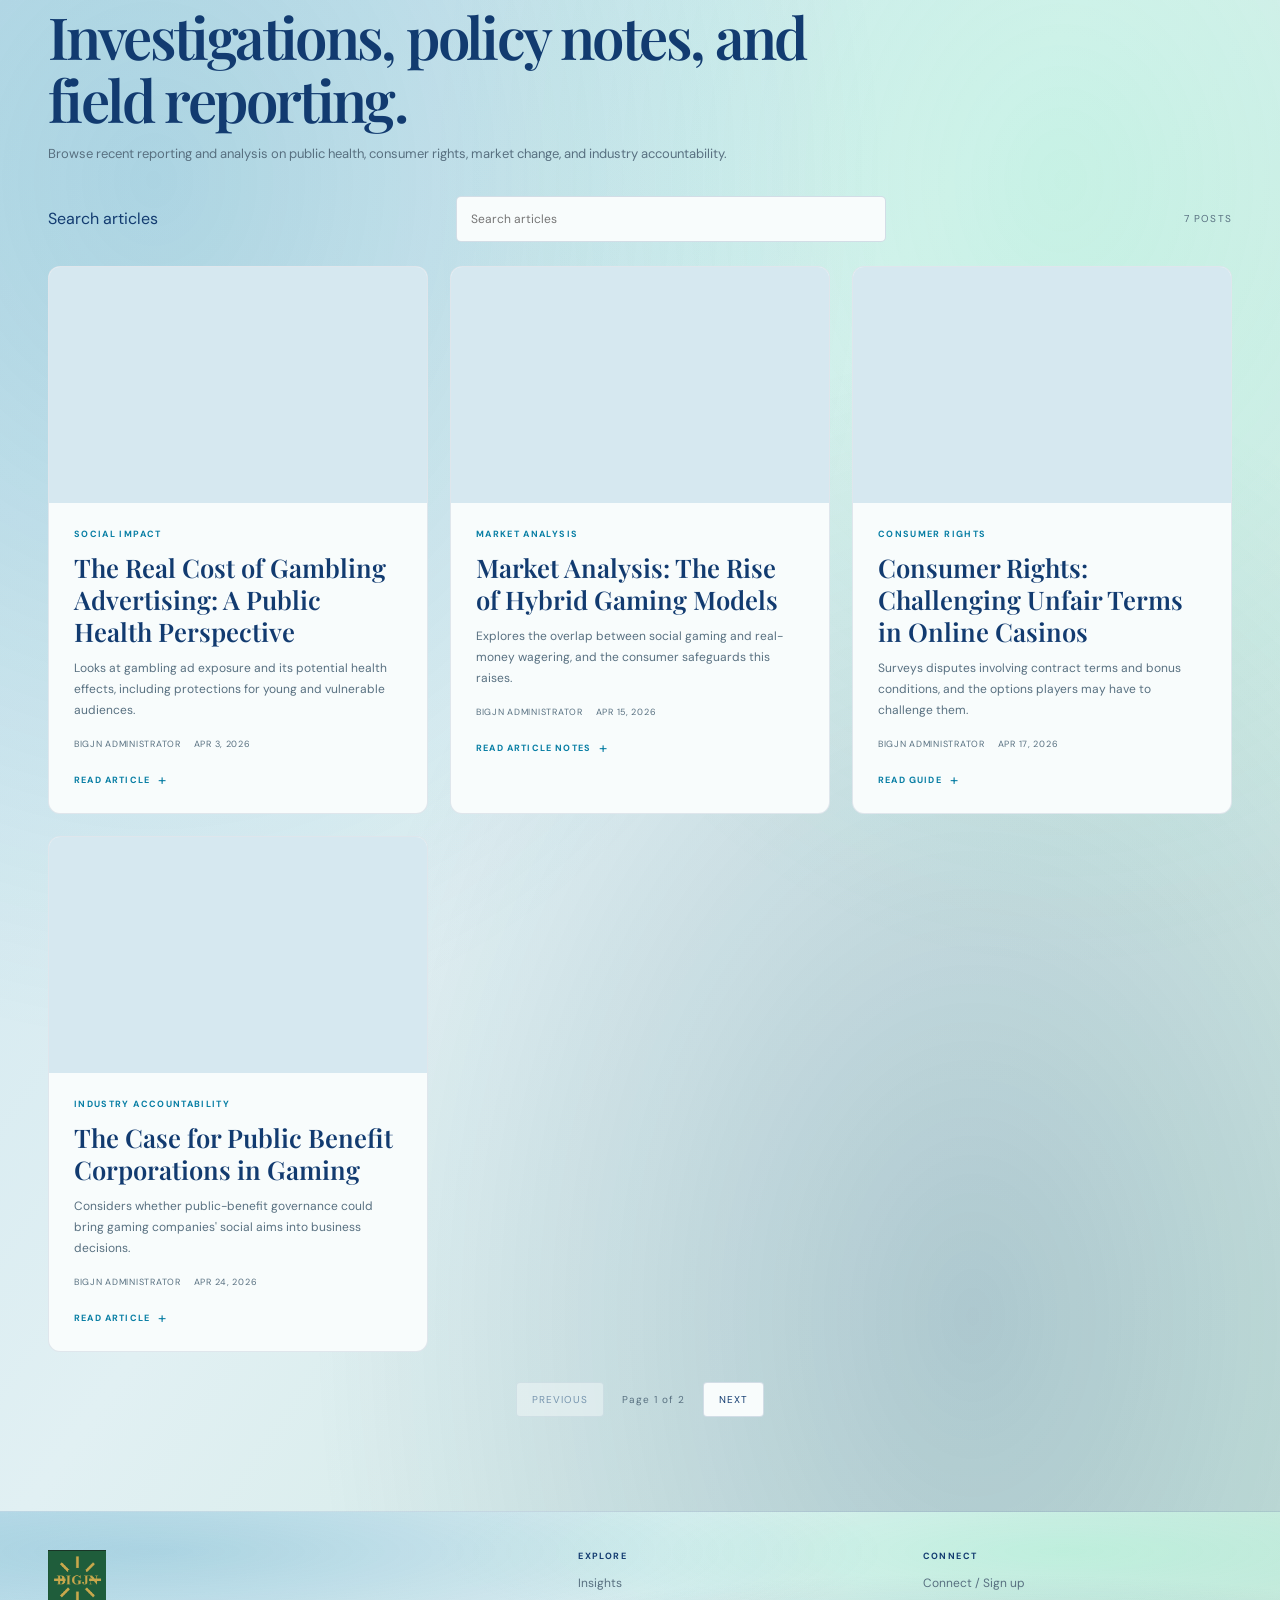
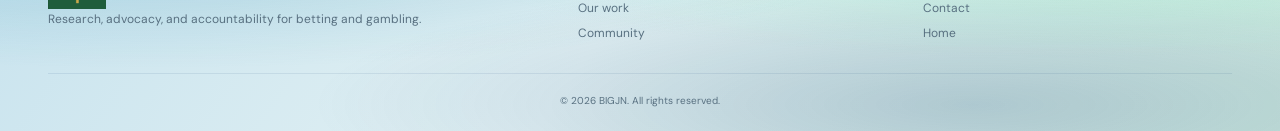
<file: research.html>
<!doctype html>
<html lang="en">
<head>
  <meta charset="utf-8">
  <meta name="viewport" content="width=device-width, initial-scale=1">
  <meta name="theme-color" content="#123b70">
  <meta name="description" content="Investigative reports and impactful stories about online gambling markets, community costs, and regulation.">
  <title>Research &amp; Stories | BIGJN</title>
  <link rel="icon" type="image/png" href="logo.png">
  <link rel="preconnect" href="https://fonts.googleapis.com">
  <link rel="preconnect" href="https://fonts.gstatic.com" crossorigin>
  <link href="https://fonts.googleapis.com/css2?family=DM+Sans:wght@400;500;600;700&family=Playfair+Display:ital,wght@0,500;0,600;0,700;1,500;1,600&display=swap" rel="stylesheet">
  <link rel="stylesheet" href="pages.css">
</head>
<body>
  <a class="skip-link" href="#main">Skip to content</a>
  <header class="site-header">
    <a class="site-brand" href="index.html" aria-label="BIGJN home"><img src="logo.png" alt="BIGJN"></a>
    <button class="menu-button" type="button" aria-expanded="false" aria-controls="menu-panel"><span>MENU</span><span class="menu-icon" aria-hidden="true"><span></span><span></span></span></button>
  </header>
  <div class="menu-panel" id="menu-panel" aria-hidden="true"><div><nav aria-label="Main navigation">
    <a href="index.html">HOME</a><a href="research.html" aria-current="page">RESEARCH &amp; POLICY</a><a href="index.html#platform">PLATFORM</a><a href="insights.html">INSIGHTS</a><a href="our-work.html">OUR WORK</a><a href="community.html">COMMUNITY &amp; PARTNERS</a><a href="connect.html">MEMBER PORTAL</a><a href="contact.html">CONTACT</a>
  </nav><p class="menu-note">Evidence. Accountability. Change.</p></div></div>
  <main id="main">
    <header class="page-hero"><div class="wrap">
      <span class="eyebrow">Research &amp; investigative journalism</span>
      <h1>Stories that <span class="gold italic">change</span> the conversation.</h1>
      <p>Evidence-led reporting on the forces shaping betting markets, the people affected, and the rules meant to protect them.</p>
    </div></header>
    <section class="page-section" id="stories">
      <div class="wrap">
        <header class="section-heading"><span class="eyebrow">Explore the issues</span><h2>Stories that <span class="gold italic">matter.</span></h2><p>Three fronts where evidence, lived experience, and accountability can change the conversation—and the rules.</p></header>
        <div class="chapter-list">
          <article class="chapter">
            <span class="chapter-number">CHAPTER 01</span><h3>The Rise</h3><p class="chapter-subtitle">of i-gaming in emerging markets</p>
            <p class="chapter-intro">Follow how rapid digital expansion reaches new communities—and whether consumer safeguards can keep pace.</p>
            <div class="chapter-stories">
              <article class="chapter-story"><span class="chapter-story-label">Market access</span><h4>Betting in everyone’s pocket</h4><p>Examine how mobile-first platforms change access, spending habits, and the path from casual play to financial strain.</p></article>
              <article class="chapter-story"><span class="chapter-story-label">Cross-border growth</span><h4>When the operator is offshore</h4><p>Explore who answers for complaints, unpaid winnings, and consumer protection when platforms cross jurisdictions.</p></article>
              <article class="chapter-story"><span class="chapter-story-label">New audiences</span><h4>The next generation of bettors</h4><p>Investigate how sports, social media, and digital promotions shape young adults’ first encounters with betting.</p></article>
            </div><a class="chapter-more" href="#reports">Explore related reports <span aria-hidden="true">→</span></a>
          </article>
          <article class="chapter">
            <span class="chapter-number">CHAPTER 02</span><h3>The Hidden</h3><p class="chapter-subtitle">social cost to communities</p>
            <p class="chapter-intro">Look beyond individual losses to the ripple effects felt by families, support services, and local communities.</p>
            <div class="chapter-stories">
              <article class="chapter-story"><span class="chapter-story-label">Household impact</span><h4>The bills gambling leaves behind</h4><p>Trace how debt, secrecy, and financial pressure can affect partners, children, and the stability of a household.</p></article>
              <article class="chapter-story"><span class="chapter-story-label">Public health</span><h4>Finding help before crisis</h4><p>Ask whether people can access timely, affordable support—and what barriers prevent families from seeking help.</p></article>
              <article class="chapter-story"><span class="chapter-story-label">Community costs</span><h4>Who carries the burden?</h4><p>Explore how harms can reach workplaces, community services, and public resources far beyond a betting account.</p></article>
            </div><a class="chapter-more" href="#reports">Explore related reports <span aria-hidden="true">→</span></a>
          </article>
          <article class="chapter">
            <span class="chapter-number">CHAPTER 03</span><h3>Where Regulation</h3><p class="chapter-subtitle">fails the most</p>
            <p class="chapter-intro">Test the promises of oversight against what consumers experience when rules are weak or enforcement falls short.</p>
            <div class="chapter-stories">
              <article class="chapter-story"><span class="chapter-story-label">Enforcement</span><h4>Rules without consequences</h4><p>Follow how complaints are handled, where oversight has gaps, and whether regulators have the power to act.</p></article>
              <article class="chapter-story"><span class="chapter-story-label">Advertising</span><h4>Promotions with no clear owner</h4><p>Examine responsibility for affiliate marketing, misleading offers, and campaigns that reach vulnerable audiences.</p></article>
              <article class="chapter-story"><span class="chapter-story-label">Player protection</span><h4>Safer-play tools that miss the mark</h4><p>Investigate whether limits, self-exclusion, and warnings are accessible, effective, and honored across platforms.</p></article>
            </div><a class="chapter-more" href="#reports">Explore related reports <span aria-hidden="true">→</span></a>
          </article>
        </div>
      </div>
    </section>
    <section class="editorial-section" id="editorial">
      <div class="wrap">
        <header class="section-heading">
          <span class="eyebrow">Our editorial approach</span>
          <h2>From a lead to <span class="gold italic">a reliable record.</span></h2>
          <p>Every story should make clear what is known, how it was checked, and what remains uncertain.</p>
        </header>
        <ol class="editorial-steps">
          <li><span>01</span><h3>Listen</h3><p>Understand the concern, who is affected, and what is already known.</p></li>
          <li><span>02</span><h3>Verify</h3><p>Check records, dates, definitions, and other possible explanations.</p></li>
          <li><span>03</span><h3>Investigate</h3><p>Follow the paper trail, examine incentives, and seek relevant responses.</p></li>
          <li><span>04</span><h3>Publish</h3><p>Separate documented facts from analysis and show where claims come from.</p></li>
          <li><span>05</span><h3>Correct</h3><p>Keep a route open for corrections and explain changes to the record.</p></li>
        </ol>
        <div class="editorial-principles">
          <article><h3>Evidence before emphasis</h3><p>Give context for figures and claims. Explain their sources, limits, and what the available material does not establish.</p></article>
          <article><h3>People beyond statistics</h3><p>Include lived experience with care and context, without reducing people to numbers or case studies.</p></article>
          <article><h3>Accountability both ways</h3><p>Make uncertainty visible, invite correction, and help readers trace the evidence behind a story.</p></article>
        </div>
      </div>
    </section>
    <section class="image-section" id="reports"><div class="wrap">
      <header class="image-section-heading"><h2>Investigative<br><span class="gold italic">Reports</span></h2></header>
      <div class="image-grid">
        <article class="image-card"><div class="image-card-photo"><img src="economic-impact.jpg" alt="Data analytics dashboard" loading="lazy" decoding="async" width="1200" height="900"></div><div class="image-card-copy"><span class="image-card-rule"></span><h3>The Economic Impact of Problem Gambling in European Markets</h3><p>An examination of the social and economic costs linked to gambling harm, with policy questions for regulators and public services.</p></div></article>
        <article class="image-card"><div class="image-card-photo"><img src="legal-research.jpg" alt="Legal documents and research papers" loading="lazy" decoding="async" width="1200" height="900"></div><div class="image-card-copy"><span class="image-card-rule"></span><h3>AML Failures in the iGaming Sector: A Data-Driven Investigation</h3><p>A source-led look at anti-money-laundering controls, suspicious activity reporting, and oversight across online gambling.</p></div></article>
        <article class="image-card"><div class="image-card-photo"><img src="responsible-gambling.jpg" alt="Responsible gambling awareness concept" loading="lazy" decoding="async" width="1200" height="900"></div><div class="image-card-copy"><span class="image-card-rule"></span><h3>The Real Cost of Gambling Advertising</h3><p>A public-health perspective on gambling promotion and the need for safeguards that protect vulnerable communities.</p></div></article>
      </div>
    </div></section>
    <section class="image-section" id="blog">
      <div class="wrap">
        <header class="archive-heading">
          <span class="eyebrow">Articles archive</span>
          <h2>Investigations, policy notes, and field reporting.</h2>
          <p>Browse recent reporting and analysis on public health, consumer rights, market change, and industry accountability.</p>
        </header>
        <div class="archive-controls">
          <label class="sr-only" for="article-search">Search articles</label>
          <input id="article-search" type="search" placeholder="Search articles">
          <p id="archive-count" role="status" aria-live="polite">7 posts</p>
        </div>
        <div class="image-grid blog-grid" id="archive-grid">
          <details class="image-card archive-card">
            <summary class="archive-summary">
              <div class="image-card-photo"><img src="responsible-gambling.jpg" alt="Gambling-related public health information" loading="lazy" decoding="async" width="1200" height="750"></div>
              <div class="image-card-copy"><span class="blog-category">Social Impact</span><h3>The Real Cost of Gambling Advertising: A Public Health Perspective</h3><p>Looks at gambling ad exposure and its potential health effects, including protections for young and vulnerable audiences.</p><div class="archive-meta"><span>BIGJN Administrator</span><time datetime="2026-04-03">Apr 3, 2026</time></div><span class="archive-expand">Read article</span></div>
            </summary>
            <div class="archive-details">
              <span class="blog-category">Public Health Perspective</span>
              <h3>Advertising's Hidden Toll</h3>
              <p class="archive-claim">The article discusses the relationship between young people's exposure to gambling ads and risky behaviors.</p>
              <h4>Key Findings</h4>
              <ul>
                <li>Children reportedly see 3–5 gambling advertisements per day during sports broadcasts.</li>
                <li>The report associates early exposure with a 38% increase in problem-gambling risk.</li>
                <li>The article argues current rules do not adequately protect minors.</li>
              </ul>
              <h4>Recommendations</h4>
              <p>The article calls for restrictions on gambling advertising during family viewing hours and on social platforms popular with young people.</p>
              <h4>Article Notes</h4>
              <dl class="article-notes">
                <div><dt>Author</dt><dd>BIGJN Administrator</dd></div>
                <div><dt>Published</dt><dd><time datetime="2026-04-03">April 3, 2026</time></dd></div>
                <div><dt>Status</dt><dd>Published</dd></div>
                <div><dt>Categories</dt><dd>Social Impact; Harm Reduction</dd></div>
              </dl>
              <p class="aml-note">The statistics are presented as stated in the article and have not been independently verified here.</p>
            </div>
          </details>
          <details class="image-card archive-card">
            <summary class="archive-summary">
              <div class="image-card-photo"><img src="hero-bg.jpg" alt="Modern digital gaming environment" loading="lazy" decoding="async" width="1200" height="750"></div>
              <div class="image-card-copy"><span class="blog-category">Market Analysis</span><h3>Market Analysis: The Rise of Hybrid Gaming Models</h3><p>Explores the overlap between social gaming and real-money wagering, and the consumer safeguards this raises.</p><div class="archive-meta"><span>BIGJN Administrator</span><time datetime="2026-04-15">Apr 15, 2026</time></div><span class="archive-expand">Read article notes</span></div>
            </summary>
            <div class="archive-details">
              <h3>The Rise of Hybrid Gaming Models</h3>
              <p class="archive-claim">The article introduction describes how social gaming and real-money gambling are increasingly combined.</p>
              <p>No full article body is available in the supplied post information.</p>
              <h4>Article Notes</h4>
              <dl class="article-notes">
                <div><dt>Author</dt><dd>BIGJN Administrator</dd></div>
                <div><dt>Published</dt><dd><time datetime="2026-04-15">April 15, 2026</time></dd></div>
                <div><dt>Status</dt><dd>Published</dd></div>
                <div><dt>Categories</dt><dd>Market Analysis; Industry Accountability</dd></div>
              </dl>
            </div>
          </details>
          <details class="image-card archive-card">
            <summary class="archive-summary">
              <div class="image-card-photo"><img src="policy-meeting.jpg" alt="People discussing policy and consumer rights" loading="lazy" decoding="async" width="1200" height="750"></div>
              <div class="image-card-copy"><span class="blog-category">Consumer Rights</span><h3>Consumer Rights: Challenging Unfair Terms in Online Casinos</h3><p>Surveys disputes involving contract terms and bonus conditions, and the options players may have to challenge them.</p><div class="archive-meta"><span>BIGJN Administrator</span><time datetime="2026-04-17">Apr 17, 2026</time></div><span class="archive-expand">Read guide</span></div>
            </summary>
            <div class="archive-details">
              <span class="blog-category">Consumer Rights Guide</span>
              <h3>Unfair Terms Exposed</h3>
              <h4>What Makes a Term Unfair?</h4>
              <p>The article discusses the UK Consumer Rights Act 2015 and terms that may create a significant imbalance against consumers.</p>
              <h4>Common Concerns</h4>
              <ul>
                <li>Wagering conditions that are not clearly disclosed.</li>
                <li>Terms that allow an operator to close accounts unilaterally.</li>
                <li>Excessive chargeback fees.</li>
              </ul>
              <h4>Possible Steps to Challenge a Term</h4>
              <ol>
                <li>Keep records, including screenshots, emails, and account communications.</li>
                <li>Raise a complaint with the relevant regulator, such as the UKGC or MGA where applicable.</li>
                <li>Consider qualified legal advice where significant losses are involved.</li>
              </ol>
              <p class="aml-note">This is general information, not legal advice. Consumer protections and complaint routes depend on the jurisdiction and circumstances.</p>
              <h4>Article Notes</h4>
              <dl class="article-notes">
                <div><dt>Author</dt><dd>BIGJN Administrator</dd></div>
                <div><dt>Published</dt><dd><time datetime="2026-04-17">April 17, 2026</time></dd></div>
                <div><dt>Status</dt><dd>Published</dd></div>
                <div><dt>Categories</dt><dd>Consumer Rights; Licensing</dd></div>
              </dl>
            </div>
          </details>
          <details class="image-card archive-card">
            <summary class="archive-summary">
              <div class="image-card-photo"><img src="community-team.jpg" alt="Team collaborating on a shared project" loading="lazy" decoding="async" width="1200" height="750"></div>
              <div class="image-card-copy"><span class="blog-category">Industry Accountability</span><h3>The Case for Public Benefit Corporations in Gaming</h3><p>Considers whether public-benefit governance could bring gaming companies' social aims into business decisions.</p><div class="archive-meta"><span>BIGJN Administrator</span><time datetime="2026-04-24">Apr 24, 2026</time></div><span class="archive-expand">Read article</span></div>
            </summary>
            <div class="archive-details">
              <h3>Gaming for Good</h3>
              <p class="archive-claim">The article examines whether changing gaming operators' corporate structure could better balance commercial goals and public benefit.</p>
              <h4>Rethinking Corporate Structure</h4>
              <p>It contrasts shareholder-focused governance with public-benefit corporations, which are designed to consider stated social objectives alongside financial performance.</p>
              <h4>Potential Advantages</h4>
              <ol>
                <li>Proactive compliance may help reduce some regulatory friction.</li>
                <li>A public-benefit commitment may strengthen brand trust and player loyalty.</li>
                <li>Long-term sustainability can be prioritized over short-term gains.</li>
              </ol>
              <h4>Industry Update</h4>
              <p>The report states that three major operators announced plans to convert in 2024; this claim has not been independently verified here.</p>
              <h4>Article Notes</h4>
              <dl class="article-notes">
                <div><dt>Author</dt><dd>BIGJN Administrator</dd></div>
                <div><dt>Published</dt><dd><time datetime="2026-04-24">April 24, 2026</time></dd></div>
                <div><dt>Status</dt><dd>Published</dd></div>
                <div><dt>Categories</dt><dd>Industry Accountability; Fair Gaming</dd></div>
              </dl>
            </div>
          </details>
          <details class="image-card archive-card">
            <summary class="archive-summary">
              <div class="image-card-photo"><img src="responsible-gambling.jpg" alt="Responsible gambling support resources" loading="lazy" decoding="async" width="1200" height="750"></div>
              <div class="image-card-copy"><span class="blog-category">Harm Reduction</span><h3>Why Responsible Gambling Tools Are Failing a Generation</h3><p>Examines why self-exclusion and deposit caps may not be enough on their own, and how protections could improve.</p><div class="archive-meta"><span>BIGJN Administrator</span><time datetime="2026-04-14">Apr 14, 2026</time></div><span class="archive-expand">Read article</span></div>
            </summary>
            <div class="archive-details harm-details">
              <h3>Beyond Self-Exclusion</h3>
              <p class="archive-claim">Self-exclusion and deposit limits alone may not provide enough protection. The article calls for a broader approach to how operators design safeguards.</p>
              <h4>The Illusion of Control</h4>
              <p>Deposit caps and self-exclusion registers are often treated as primary defenses. The article argues that relying on them alone can leave important gaps.</p>
              <h4>What Could Help</h4>
              <ul>
                <li><strong>Personalized risk scoring:</strong> Use AI-assisted behavioral analysis to identify risk patterns earlier, with appropriate privacy safeguards.</li>
                <li><strong>Cooling-off periods:</strong> Require breaks after defined loss thresholds.</li>
                <li><strong>Staff training:</strong> Help staff recognize potential harm patterns and respond promptly.</li>
              </ul>
              <h4>Article Notes</h4>
              <dl class="article-notes">
                <div><dt>Author</dt><dd>BIGJN Administrator</dd></div>
                <div><dt>Published</dt><dd><time datetime="2026-04-14">April 14, 2026</time></dd></div>
                <div><dt>Status</dt><dd>Published</dd></div>
                <div><dt>Category</dt><dd>Harm Reduction</dd></div>
              </dl>
            </div>
          </details>
          <details class="image-card archive-card">
            <summary class="archive-summary">
              <div class="image-card-photo"><img src="legal-research.jpg" alt="Legal research documents" loading="lazy" decoding="async" width="1200" height="750"></div>
              <div class="image-card-copy"><span class="blog-category">Anti-Money Laundering</span><h3>AML Failures in the iGaming Sector: A Data-Driven Investigation</h3><p>Reviews anti-money-laundering controls, suspicious activity reporting, and oversight in online gambling.</p><div class="archive-meta"><span>BIGJN Administrator</span><time datetime="2026-04-26">Apr 26, 2026</time></div><span class="archive-expand">Read investigation</span></div>
            </summary>
            <div class="archive-details aml-details">
              <span class="blog-category">Data-Driven Investigation</span>
              <h3>AML in iGaming: Systemic Failures</h3>
              <p class="aml-claim">The report states that 67% of operators fail to meet basic AML standards.</p>
              <h4>Methodology</h4>
              <p>Analysis of Suspicious Activity Reports (SARs) from 2022–2024 across major jurisdictions, including the UK, Malta, and Gibraltar.</p>
              <h4>Findings</h4>
              <ul>
                <li>Average SAR filing rate: 0.2% (the report states a benchmark of 2–3%).</li>
                <li>42% of operators have no dedicated AML officer.</li>
                <li>Customer due-diligence gaps in 78% of cases.</li>
              </ul>
              <h4>Example query</h4>
              <p class="aml-filename">query_sar_failures.sql</p>
              <pre class="aml-query"><code>SELECT operator_name, jurisdiction,
    COUNT(*) as total_transactions,
    SUM(CASE WHEN sar_filed = true THEN 1 ELSE 0 END) as sar_count,
    ROUND(SUM(CASE WHEN sar_filed = true THEN 1 ELSE 0 END) * 100.0 / COUNT(*), 2) as sar_percentage
FROM compliance_data
WHERE transaction_amount &gt; 10000
GROUP BY operator_name, jurisdiction
HAVING sar_percentage &lt; 0.5
ORDER BY sar_percentage ASC;</code></pre>
              <p class="aml-note">These figures are presented as stated in the report; the underlying dataset was not supplied with this summary.</p>
            </div>
          </details>
          <details class="image-card archive-card">
            <summary class="archive-summary">
              <div class="image-card-photo"><img src="economic-impact.jpg" alt="Data analytics related to gambling markets" loading="lazy" decoding="async" width="1200" height="750"></div>
              <div class="image-card-copy"><span class="blog-category">Research &amp; Data</span><h3>The Economic Impact of Problem Gambling in European Markets</h3><p>Reviews reported social and economic costs of gambling harm and the policy questions these estimates raise.</p><div class="archive-meta"><span>BIGJN Administrator</span><time datetime="2026-04-08">Apr 8, 2026</time></div><span class="archive-expand">Read report summary</span></div>
            </summary>
            <div class="archive-details economic-details">
              <h3>The Economic Impact of Problem Gambling</h3>
              <p class="archive-claim">The report describes a cross-national study of 15 European markets and calls for stronger responses to gambling-related harm.</p>
              <h4>Executive Summary</h4>
              <p>The report says the research team gathered information from more than 50,000 people across 15 European countries. It concludes that existing regulatory frameworks do not adequately address the harm identified.</p>
              <h4>Key Metrics</h4>
              <ul>
                <li><strong>Annual social cost:</strong> €15.3 billion, according to the report.</li>
                <li><strong>Treatment gap:</strong> 85% of affected people reportedly receive no support.</li>
                <li><strong>Regulatory coverage:</strong> 40% of markets reportedly have adequate player protections.</li>
              </ul>
              <h4>Full Report</h4>
              <p>The source describes a 120-page report containing methodology, raw data, and policy recommendations. A PDF is not hosted on this site.</p>
              <p class="aml-note">These figures are presented as stated in the report; the underlying dataset was not supplied with this summary.</p>
              <h4>Article Notes</h4>
              <dl class="article-notes">
                <div><dt>Author</dt><dd>BIGJN Administrator</dd></div>
                <div><dt>Published</dt><dd><time datetime="2026-04-08">April 8, 2026</time></dd></div>
                <div><dt>Status</dt><dd>Published</dd></div>
                <div><dt>Category</dt><dd>Research &amp; Data</dd></div>
              </dl>
            </div>
          </details>
        </div>
        <p class="archive-empty" id="archive-empty" hidden>No articles match your search.</p>
        <nav class="archive-pagination" aria-label="Article archive pages">
          <button id="archive-previous" type="button" disabled>Previous</button>
          <span id="archive-page" aria-live="polite">Page 1 of 2</span>
          <button id="archive-next" type="button">Next</button>
        </nav>
      </div>
    </section>
  </main>
  <footer class="site-footer"><div class="wrap">      <div class="footer-grid"><div><img class="brand-logo" src="logo.png" alt="BIGJN"><p class="footer-blurb">Research, advocacy, and accountability for betting and gambling.</p></div><div><h3 class="footer-title">Explore</h3><nav class="footer-links"><a href="insights.html">Insights</a><a href="our-work.html">Our work</a><a href="community.html">Community</a></nav></div><div><h3 class="footer-title">Connect</h3><nav class="footer-links"><a href="connect.html">Connect / Sign up</a><a href="contact.html">Contact</a><a href="index.html">Home</a></nav></div></div><div class="copyright">© 2026 BIGJN. All rights reserved.</div></div></footer>
  <script src="site.js"></script>
</body>
</html>
</file>
<file: pages.css>
:root {
  color-scheme: light;
  --sapphire: #123b70;
  --ocean: #087ea4;
  --jade: #39ff9c;
  --ink: var(--sapphire);
  --ink-soft: #d6e8f0;
  --paper: #edf6f8;
  --muted: #587080;
  --gold: var(--ocean);
  --line: rgba(18,59,112,.16);
  --backdrop: radial-gradient(ellipse at 12% 18%, rgba(8,126,164,.18), transparent 46%), radial-gradient(ellipse at 83% 18%, rgba(57,255,156,.15), transparent 42%), radial-gradient(ellipse at 76% 88%, rgba(18,59,112,.2), transparent 48%), linear-gradient(125deg, #c8e3ee 0%, #e1f0f3 48%, #cce8df 100%);
  --serif: "Playfair Display", Georgia, serif;
  --sans: "DM Sans", Arial, sans-serif;
}

* { box-sizing: border-box; }
html { scroll-behavior: smooth; scroll-padding-top: 110px; }
body { margin: 0; background: var(--backdrop); color: var(--ink); font-family: var(--sans); -webkit-font-smoothing: antialiased; }
body.menu-open { overflow: hidden; }
a { color: inherit; text-decoration: none; }
button { font: inherit; }
h1, h2, h3, h4, p { margin-top: 0; }
.wrap { width: min(1240px, calc(100% - 96px)); margin-inline: auto; }
.gold { color: var(--gold); }
.italic { font-style: italic; }
.eyebrow { display: inline-flex; align-items: center; gap: 10px; color: var(--muted); font-size: 10px; font-weight: 600; letter-spacing: .22em; text-transform: uppercase; }
.eyebrow::before { width: 7px; height: 7px; border-radius: 50%; background: var(--jade); box-shadow: 0 0 9px rgba(57,255,156,.5); content: ""; }
.skip-link { position: absolute; z-index: 30; top: 10px; left: 10px; padding: 12px; transform: translateY(-160%); background: #fff; color: var(--ink); }
.skip-link:focus { transform: translateY(0); }
.site-header { position: fixed; z-index: 20; inset: 0 0 auto; height: 96px; border-bottom: 1px solid rgba(57,255,156,.22); background: rgba(18,59,112,.98); backdrop-filter: blur(16px); }
.site-brand { position: absolute; z-index: 20; top: 19px; left: max(40px, calc((100vw - 1240px) / 2)); display: block; width: 58px; height: 58px; }
.site-brand img, .brand-logo { display: block; width: 58px; height: auto; }
.menu-button { position: absolute; z-index: 21; top: 19px; right: max(40px, calc((100vw - 1240px) / 2)); display: flex; align-items: center; gap: 22px; padding: 15px 24px; color: var(--jade); border: 1px solid rgba(57,255,156,.3); border-radius: 100px; background: rgba(18,59,112,.6); backdrop-filter: blur(16px); cursor: pointer; font-size: 10px; letter-spacing: .24em; }
.menu-button:hover { border-color: var(--jade); background: var(--ocean); color: #fff; }
.menu-icon { display: grid; gap: 5px; }
.menu-icon span { width: 19px; height: 1px; background: var(--jade); transition: transform .25s; }
.menu-button[aria-expanded="true"] .menu-icon span:first-child { transform: translateY(3px) rotate(45deg); }
.menu-button[aria-expanded="true"] .menu-icon span:last-child { transform: translateY(-3px) rotate(-45deg); }
.menu-panel { position: fixed; z-index: 19; inset: 0; display: grid; align-content: center; justify-items: end; padding: 100px max(56px, calc((100vw - 1240px) / 2)); background: var(--backdrop); opacity: 0; visibility: hidden; transition: opacity .3s, visibility .3s; }
.menu-panel.open { opacity: 1; visibility: visible; }
.menu-panel nav { display: grid; gap: 12px; }
.menu-panel nav a { font-family: var(--serif); font-size: clamp(30px, 4vw, 52px); font-weight: 600; transition: color .2s, transform .2s; }
.menu-panel nav a:hover, .menu-panel nav a[aria-current="page"] { color: var(--ocean); }
.menu-panel nav a:hover { transform: translateX(8px); }
.menu-note { margin: 42px 0 0; color: var(--muted); font-size: 10px; letter-spacing: .18em; text-transform: uppercase; }
.page-hero { position: relative; overflow: hidden; padding: 175px 0 83px; border-bottom: 1px solid rgba(18,59,112,.09); background: var(--backdrop); }
.page-hero h1 { max-width: 930px; margin: 24px 0 20px; font-family: var(--serif); font-size: clamp(58px, 8vw, 100px); font-weight: 600; letter-spacing: -.055em; line-height: .99; }
.page-hero p { max-width: 700px; margin: 0; color: var(--muted); font-size: clamp(16px, 1.8vw, 20px); line-height: 1.8; }
.page-section { padding: 85px 0 105px; }
.editorial-section { padding: 85px 0 105px; border-block: 1px solid rgba(18,59,112,.09); background: var(--backdrop); }
.page-section, .editorial-section, .image-section { scroll-margin-top: 110px; }
.editorial-steps { display: grid; grid-template-columns: repeat(5, minmax(0, 1fr)); gap: 14px; margin: 0; padding: 0; list-style: none; }
.editorial-steps li, .editorial-principles article { min-width: 0; padding: 23px 20px; border: 1px solid rgba(18,59,112,.11); border-radius: 10px; background: #f8fcfc; }
.editorial-steps li > span { color: var(--gold); font-size: 9px; font-weight: 700; letter-spacing: .18em; }
.editorial-steps h3, .editorial-principles h3 { margin: 15px 0 8px; font-family: var(--serif); font-size: 21px; font-weight: 600; }
.editorial-steps p, .editorial-principles p { margin: 0; color: var(--muted); font-size: 11px; line-height: 1.75; }
.editorial-principles { display: grid; grid-template-columns: repeat(3, minmax(0, 1fr)); gap: 14px; margin-top: 22px; }
.editorial-principles h3 { margin-top: 0; }
.section-heading { max-width: 770px; margin: 0 auto 52px; text-align: center; }
.section-heading h2 { margin: 18px 0 14px; font-family: var(--serif); font-size: clamp(38px, 5vw, 58px); font-weight: 600; letter-spacing: -.045em; line-height: 1.08; }
.section-heading p { margin: 0; color: var(--muted); font-size: 14px; line-height: 1.8; }
.image-section { padding: 18px 0 94px; }
.image-section + .image-section { padding-top: 78px; border-top: 1px solid rgba(18,59,112,.09); background: var(--backdrop); }
.image-section-heading { display: flex; align-items: end; justify-content: space-between; gap: 24px; margin-bottom: 38px; }
.image-section-heading h2 { margin: 0; font-family: var(--serif); font-size: clamp(40px, 5.5vw, 66px); font-weight: 600; letter-spacing: -.045em; line-height: 1.05; }
.section-link { padding-bottom: 8px; border-bottom: 1px solid var(--line); color: var(--muted); font-size: 9px; letter-spacing: .2em; text-transform: uppercase; }
.section-link:hover { border-color: var(--gold); color: var(--gold); }
.image-grid { display: grid; grid-template-columns: repeat(3, minmax(0, 1fr)); gap: 22px; }
.image-card { display: flex; min-width: 0; flex-direction: column; overflow: hidden; border: 1px solid rgba(18,59,112,.11); border-radius: 12px; background: #f8fcfc; transition: transform .3s, border-color .3s; }
.image-card:hover { transform: translateY(-5px); border-color: rgba(8,126,164,.3); }
.image-card-photo { position: relative; overflow: hidden; aspect-ratio: 4 / 3; background: var(--ink-soft); }
.blog-grid .image-card-photo { aspect-ratio: 16 / 10; }
.image-card-photo img { display: block; width: 100%; height: 100%; object-fit: cover; filter: grayscale(55%); transition: transform .65s, filter .4s; }
.image-card:hover .image-card-photo img { transform: scale(1.05); filter: grayscale(0); }
.image-card-copy { display: flex; flex: 1; flex-direction: column; align-items: start; padding: 25px 25px 23px; }
.image-card-rule { width: 32px; height: 1px; margin-bottom: 16px; background: var(--gold); }
.image-card h3 { margin: 0 0 11px; font-family: var(--serif); font-size: clamp(21px, 2vw, 27px); font-weight: 600; line-height: 1.25; }
.image-card:hover h3 { color: var(--gold); }
.image-card p { margin: 0; color: var(--muted); font-size: 12px; line-height: 1.75; }
.image-card-cta { display: inline-flex; align-items: center; gap: 9px; margin-top: 22px; color: var(--gold); font-size: 9px; font-weight: 700; letter-spacing: .15em; text-transform: uppercase; }
.blog-category { margin-bottom: 11px; color: var(--gold); font-size: 9px; font-weight: 700; letter-spacing: .15em; text-transform: uppercase; }
.blog-date { margin-top: 16px !important; color: var(--muted) !important; font-size: 9px !important; letter-spacing: .1em; }
.archive-heading { max-width: 820px; margin-bottom: 30px; }
.archive-heading h2 { margin: 18px 0 12px; font-family: var(--serif); font-size: clamp(38px, 5vw, 58px); font-weight: 600; letter-spacing: -.045em; line-height: 1.08; }
.archive-heading p { max-width: 680px; margin: 0; color: var(--muted); font-size: 13px; line-height: 1.8; }
.archive-controls { display: flex; align-items: center; justify-content: space-between; gap: 20px; margin-bottom: 24px; }
.archive-controls input { width: min(100%, 430px); min-height: 46px; padding: 11px 14px; border: 1px solid rgba(18,59,112,.16); border-radius: 5px; outline: none; background: #f8fcfc; color: var(--ink); font: 12px var(--sans); }
.archive-controls input:focus { border-color: var(--ocean); box-shadow: 0 0 0 3px rgba(8,126,164,.14); }
.archive-controls > p { margin: 0; color: var(--muted); font-size: 10px; letter-spacing: .12em; text-transform: uppercase; }
.archive-card[hidden] { display: none; }
.archive-summary { display: flex; width: 100%; flex-direction: column; cursor: pointer; list-style: none; }
.archive-summary::-webkit-details-marker { display: none; }
.archive-summary:focus-visible { outline: 2px solid var(--gold); outline-offset: -4px; }
.archive-expand { display: inline-flex; align-items: center; gap: 8px; margin-top: 20px; color: var(--gold); font-size: 9px; font-weight: 700; letter-spacing: .13em; text-transform: uppercase; }
.archive-expand::after { content: "+"; font-size: 15px; font-weight: 400; }
.archive-card[open] .archive-expand::after { content: "\2212"; }
.archive-details { margin: 0 25px 24px; padding-top: 20px; border-top: 1px solid rgba(18,59,112,.11); }
.archive-details h3 { margin: 12px 0; font-family: var(--serif); font-size: 25px; line-height: 1.2; }
.archive-details h4 { margin: 20px 0 8px; font-family: var(--serif); font-size: 17px; }
.archive-details p, .archive-details li { color: var(--muted); font-size: 11px; line-height: 1.75; }
.archive-details ul { display: grid; gap: 7px; margin: 0; padding-left: 18px; }
.aml-claim, .archive-claim { color: var(--ink) !important; font-size: 13px !important; font-weight: 600; }
.aml-filename { margin-bottom: 8px; color: var(--ink) !important; font: 10px Consolas, monospace !important; }
.aml-query { max-width: 100%; overflow-x: auto; margin: 0; padding: 14px; border-radius: 6px; background: #e2f0f3; color: var(--ink); font: 10px/1.65 Consolas, monospace; white-space: pre; }
.aml-note { margin: 14px 0 0; font-size: 10px !important; }
.article-notes { display: grid; grid-template-columns: repeat(2, minmax(0, 1fr)); gap: 9px; margin: 0; }
.article-notes > div { padding: 10px 12px; border: 1px solid rgba(18,59,112,.1); border-radius: 5px; background: #f8fcfc; }
.article-notes dt { color: var(--muted); font-size: 8px; letter-spacing: .12em; text-transform: uppercase; }
.article-notes dd { margin: 4px 0 0; color: var(--ink); font-size: 11px; }
.archive-meta { display: flex; flex-wrap: wrap; gap: 7px 13px; margin-top: auto; padding-top: 17px; color: var(--muted); font-size: 9px; letter-spacing: .08em; text-transform: uppercase; }
.archive-empty { margin: 30px 0 0; color: var(--muted); font-size: 13px; text-align: center; }
.archive-pagination { display: flex; align-items: center; justify-content: center; gap: 18px; margin-top: 30px; }
.archive-pagination button { padding: 10px 15px; border: 1px solid rgba(18,59,112,.16); border-radius: 4px; background: #f8fcfc; color: var(--ink); cursor: pointer; font-size: 10px; letter-spacing: .1em; text-transform: uppercase; }
.archive-pagination button:disabled { opacity: .45; cursor: default; }
.archive-pagination button:not(:disabled):hover { border-color: var(--gold); color: var(--gold); }
.archive-pagination span { color: var(--muted); font-size: 10px; letter-spacing: .1em; }
.chapter-list { display: grid; grid-template-columns: repeat(3, minmax(0, 1fr)); gap: 18px; }
.chapter { min-width: 0; padding: 27px 23px 24px; border: 1px solid rgba(18,59,112,.1); border-radius: 12px; background: #f8fcfc; }
.chapter-number { display: inline-flex; align-items: center; gap: 9px; color: var(--gold); font-size: 9px; font-weight: 700; letter-spacing: .2em; }
.chapter-number::before { width: 18px; height: 1px; background: var(--gold); content: ""; }
.chapter h3 { margin: 22px 0 5px; font-family: var(--serif); font-size: clamp(32px, 3.2vw, 43px); letter-spacing: -.04em; line-height: 1.05; }
.chapter-subtitle { margin: 0; color: var(--gold); font-family: var(--serif); font-size: 16px; font-style: italic; line-height: 1.45; }
.chapter-intro { margin: 16px 0 20px; color: var(--muted); font-size: 11px; line-height: 1.75; }
.chapter-story { padding: 15px 0; border-top: 1px solid rgba(18,59,112,.11); }
.chapter-story-label { display: block; margin-bottom: 6px; color: var(--muted); font-size: 8px; font-weight: 700; letter-spacing: .15em; text-transform: uppercase; }
.chapter-story h4 { margin: 0 0 5px; font-family: var(--serif); font-size: 17px; line-height: 1.35; }
.chapter-story p { margin: 0; color: var(--muted); font-size: 10px; line-height: 1.7; }
.chapter-more { display: inline-flex; gap: 8px; margin-top: 11px; color: var(--gold); font-size: 9px; font-weight: 700; letter-spacing: .13em; text-transform: uppercase; }
.pillar-grid, .audience-grid { display: grid; grid-template-columns: repeat(3, minmax(0, 1fr)); gap: 22px; }
.pillar { min-width: 0; border: 1px solid rgba(18,59,112,.11); border-radius: 17px; background: radial-gradient(ellipse at 82% 25%, rgba(57,255,156,.12), transparent 30%), linear-gradient(145deg, #f8fcfc, #e3f0f3 75%); transition: border-color .25s, transform .25s; }
.pillar:hover, .pillar[open] { transform: translateY(-3px); border-color: rgba(8,126,164,.3); }
.pillar-toggle { display: block; min-height: 250px; padding: 34px 30px 26px; cursor: pointer; list-style: none; }
.pillar-toggle::-webkit-details-marker { display: none; }
.pillar-toggle:focus-visible { outline: 2px solid var(--gold); outline-offset: -5px; border-radius: inherit; }
.pillar-icon { display: grid; width: 46px; height: 46px; margin-bottom: 24px; place-items: center; border: 1px solid rgba(8,126,164,.24); color: var(--ocean); transition: background .25s, transform .35s; }
.pillar[open] .pillar-icon { transform: rotate(45deg); background: rgba(57,255,156,.2); }
.pillar h3, .audience h3 { margin-bottom: 11px; font-family: var(--serif); font-size: 25px; }
.pillar-summary { margin: 0; color: var(--muted); font-size: 12px; line-height: 1.8; }
.pillar-more { display: inline-flex; align-items: center; gap: 8px; margin-top: 18px; color: var(--gold); font-size: 9px; font-weight: 700; letter-spacing: .13em; text-transform: uppercase; }
.pillar-more::after { content: "+"; font-size: 15px; font-weight: 400; transition: transform .25s; }
.pillar[open] .pillar-more::after { transform: rotate(45deg); }
.pillar-details { padding: 0 30px 26px; animation: pillar-reveal .25s ease-out; }
.pillar-details > p { margin: 0 0 15px; color: var(--muted); font-size: 12px; line-height: 1.8; }
.pillar-details h4 { margin: 18px 0 9px; color: var(--ink); font-family: var(--serif); font-size: 17px; }
.pillar-details ul { display: grid; gap: 9px; margin: 0; padding: 0; list-style: none; }
.pillar-details li { position: relative; padding-left: 15px; color: var(--muted); font-size: 11px; line-height: 1.65; }
.pillar-details li::before { position: absolute; top: .65em; left: 0; width: 6px; height: 1px; background: var(--gold); content: ""; }
.pillar-link { display: inline-flex; gap: 8px; margin-top: 18px; color: var(--gold); font-size: 9px; font-weight: 700; letter-spacing: .12em; text-transform: uppercase; }
.pillar-link:hover { text-decoration: underline; }
@keyframes pillar-reveal { from { opacity: 0; transform: translateY(-5px); } to { opacity: 1; transform: translateY(0); } }
.audience h3 { font-family: var(--serif); font-size: 27px; }
.audience p { margin: 0; color: var(--muted); font-size: 13px; line-height: 1.8; }
.audience { display: flex; min-height: 280px; flex-direction: column; padding: 35px 31px; border: 1px solid rgba(18,59,112,.11); background: #f8fcfc; }
.audience-rule { width: 36px; height: 1px; margin-bottom: 28px; background: var(--gold); }
.audience p { flex: 1; }
.access { display: flex; align-items: center; gap: 10px; margin-top: 25px; padding: 12px; border: 1px solid rgba(18,59,112,.11); border-radius: 5px; font-size: 9px; letter-spacing: .12em; text-transform: uppercase; }
.access::before { width: 7px; height: 7px; border-radius: 50%; background: var(--jade); box-shadow: 0 0 8px rgba(57,255,156,.5); content: ""; }
.community-quote { padding: 85px 0 95px; text-align: center; }
.community-quote .eyebrow::before { display: none; }
.quote { max-width: 950px; margin: 25px auto 50px; font-family: var(--serif); font-size: clamp(30px, 4.5vw, 52px); font-style: italic; line-height: 1.35; }
.partners { display: flex; flex-wrap: wrap; justify-content: center; gap: 24px clamp(35px, 6vw, 85px); color: var(--muted); font-family: var(--serif); font-size: 16px; font-style: italic; }
.community-callout { padding: 76px 0; border-block: 1px solid rgba(18,59,112,.09); background: var(--backdrop); text-align: center; }
.community-callout h2 { margin: 19px 0; font-family: var(--serif); font-size: clamp(42px, 6vw, 68px); }
.community-callout p { max-width: 660px; margin: 0 auto 27px; color: var(--muted); font-size: 14px; line-height: 1.8; }
.actions { display: flex; flex-wrap: wrap; justify-content: center; gap: 13px; }
.button { display: inline-flex; min-height: 52px; align-items: center; justify-content: center; gap: 11px; padding: 0 24px; border: 1px solid var(--line); border-radius: 4px; background: #f8fcfc; color: var(--ink); font-size: 12px; font-weight: 600; }
.button:hover { border-color: var(--ocean); transform: translateY(-2px); }
.button-primary { border-color: var(--jade); background: var(--jade); color: var(--sapphire); }
.button-primary:hover { border-color: var(--ocean); background: var(--ocean); color: #fff; }
.arrow { font-size: 17px; }
.contact-section { padding: 80px 0 105px; background: var(--backdrop); }
.connect-section { min-height: calc(100svh - 96px); padding: 132px 0 82px; background: var(--backdrop); }
.connect-layout { display: grid; min-height: 570px; grid-template-columns: minmax(0, .95fr) minmax(0, 1.05fr); overflow: hidden; border: 1px solid rgba(18,59,112,.12); border-radius: 14px; background: #f8fcfc; box-shadow: 0 20px 70px rgba(18,59,112,.12); }
.connect-panel { display: flex; align-items: center; justify-content: center; padding: clamp(28px, 5vw, 66px); }
.connect-content { width: min(100%, 430px); }
.connect-home { display: inline-flex; align-items: center; gap: 10px; margin-bottom: 34px; font-family: var(--serif); font-size: 20px; font-weight: 600; }
.connect-home img { display: block; width: 42px; height: 42px; object-fit: contain; }
.connect-content > .eyebrow { margin-bottom: 12px; }
.connect-content h1 { margin: 0 0 10px; font-family: var(--serif); font-size: clamp(36px, 4vw, 48px); font-weight: 600; letter-spacing: -.04em; line-height: 1.1; }
.connect-intro { margin: 0; color: var(--muted); font-size: 13px; line-height: 1.7; }
.connect-divider { display: flex; align-items: center; gap: 13px; margin: 28px 0 22px; color: var(--muted); font-size: 9px; letter-spacing: .13em; text-transform: uppercase; }
.connect-divider::before, .connect-divider::after { height: 1px; flex: 1; background: rgba(18,59,112,.13); content: ""; }
.connect-form { display: grid; gap: 16px; }
.connect-field { display: grid; gap: 7px; }
.connect-field[hidden] { display: none; }
.connect-label-row { display: flex; align-items: center; justify-content: space-between; gap: 12px; }
.connect-field label { color: var(--ink); font-size: 11px; font-weight: 600; }
.connect-field input { width: 100%; min-height: 47px; padding: 12px 13px; border: 1px solid rgba(18,59,112,.18); border-radius: 5px; outline: none; background: #fff; color: var(--ink); font: 12px var(--sans); }
.connect-field input:focus { border-color: var(--ocean); box-shadow: 0 0 0 3px rgba(8,126,164,.14); }
.connect-text-button { padding: 0; border: 0; background: transparent; color: var(--gold); cursor: pointer; font: 600 10px var(--sans); }
.connect-text-button:hover { text-decoration: underline; }
.connect-submit { width: 100%; margin-top: 3px; cursor: pointer; }
.connect-submit:disabled, .connect-text-button:disabled { opacity: .55; cursor: not-allowed; }
.connect-switch { margin: 20px 0 0; color: var(--muted); font-size: 11px; text-align: center; }
.connect-status { min-height: 19px; margin: 14px 0 0; color: var(--ink); font-size: 11px; line-height: 1.6; }
.connect-status.is-error { color: #8a3128 !important; }
.connect-note { margin: 8px 0 0; color: var(--muted); font-size: 9px; line-height: 1.6; text-align: center; }
.signed-in-panel { padding-top: 15px; }
.signed-in-panel[hidden] { display: none; }
.signed-in-panel p { margin: 0 0 16px; color: var(--muted); font-size: 12px; overflow-wrap: anywhere; }
.connect-art { position: relative; display: flex; min-height: 100%; align-items: end; overflow: hidden; padding: 40px; background: var(--ink); }
.connect-art::after { position: absolute; inset: 0; background: linear-gradient(0deg, rgba(18,59,112,.82), rgba(18,59,112,.04) 76%); content: ""; }
.connect-art > img { position: absolute; inset: 0; width: 100%; height: 100%; object-fit: cover; filter: grayscale(55%); }
.connect-art-copy { position: relative; z-index: 1; max-width: 430px; color: #fff !important; }
.connect-art-copy > span { display: block; margin-bottom: 14px; color: var(--jade) !important; font-size: 9px; font-weight: 700; letter-spacing: .2em; }
.connect-art-copy p { margin: 0; color: #fff !important; font-family: var(--serif); font-size: clamp(26px, 3vw, 40px); line-height: 1.25; }
.contact-heading { max-width: 820px; margin-bottom: 38px; }
.contact-heading h2 { margin: 18px 0; font-family: var(--serif); font-size: clamp(42px, 6vw, 70px); letter-spacing: -.05em; line-height: 1.04; }
.contact-heading > p { max-width: 700px; color: var(--muted); font-size: 14px; line-height: 1.8; }
.contact-summary { display: grid; grid-template-columns: repeat(3, minmax(0, 1fr)); gap: 13px; margin-bottom: 32px; }
.contact-summary-item { padding: 17px 19px; border: 1px solid rgba(18,59,112,.09); border-radius: 9px; background: #f8fcfc; }
.contact-summary-item span { display: block; margin-bottom: 8px; color: var(--muted); font-size: 9px; font-weight: 600; letter-spacing: .16em; text-transform: uppercase; }
.contact-summary-item strong { font-family: var(--serif); font-size: 18px; font-weight: 500; }
.contact-layout { display: grid; grid-template-columns: minmax(0, .9fr) minmax(0, 1.1fr); align-items: start; gap: 20px; }
.contact-paths, .contact-form { min-width: 0; padding: clamp(21px, 3vw, 34px); border: 1px solid rgba(18,59,112,.1); border-radius: 13px; background: #f8fcfc; }
.contact-panel-heading { margin-bottom: 21px; }
.contact-panel-heading > span { color: var(--gold); font-size: 9px; font-weight: 700; letter-spacing: .18em; text-transform: uppercase; }
.contact-panel-heading h3 { margin: 9px 0 0; font-family: var(--serif); font-size: clamp(24px, 3vw, 31px); font-weight: 500; line-height: 1.2; }
.contact-path-list { display: grid; gap: 10px; }
.contact-path { display: grid; grid-template-columns: 39px minmax(0, 1fr); gap: 12px; padding: 14px; border: 1px solid rgba(18,59,112,.09); border-radius: 8px; background: #e2f0f3; }
.contact-path-icon { display: grid; width: 38px; height: 38px; place-items: center; border: 1px solid rgba(8,126,164,.25); border-radius: 50%; color: var(--ocean); }
.contact-path h4 { margin: 0 0 5px; font-family: var(--serif); font-size: 17px; }
.contact-path p { margin: 0 0 6px; color: var(--muted); font-size: 11px; line-height: 1.6; }
.contact-path a { color: var(--gold); font-size: 11px; overflow-wrap: anywhere; }
.contact-guidance { display: grid; gap: 8px; margin-top: 16px; }
.contact-guidance p { margin: 0; padding: 11px 13px; border-left: 2px solid rgba(8,126,164,.5); background: rgba(8,126,164,.04); color: var(--muted); font-size: 11px; line-height: 1.6; }
.contact-form { display: grid; gap: 14px; }
.contact-form .contact-panel-heading { margin-bottom: 0; }
.contact-fields-row { display: grid; grid-template-columns: repeat(2, minmax(0, 1fr)); gap: 12px; }
.contact-field { display: grid; min-width: 0; gap: 7px; }
.contact-field label { color: var(--ink); font-size: 10px; font-weight: 600; }
.contact-field input, .contact-field select, .contact-field textarea { display: block; width: 100%; max-width: 100%; min-height: 46px; padding: 11px 12px; border: 1px solid rgba(18,59,112,.16); border-radius: 5px; outline: none; background: #fff; color: var(--ink); font: 12px var(--sans); }
.contact-field textarea { min-height: 130px; resize: vertical; line-height: 1.6; }
.contact-field input::placeholder, .contact-field textarea::placeholder { color: var(--muted); }
.contact-field input:focus, .contact-field select:focus, .contact-field textarea:focus { border-color: var(--ocean); box-shadow: 0 0 0 3px rgba(8,126,164,.14); }
.contact-submit { justify-self: start; border: 0; cursor: pointer; }
.contact-form-note { margin: -4px 0 0; color: var(--muted); font-size: 9px; line-height: 1.6; }
.contact-status { min-height: 1em; margin: 0; color: var(--gold); font-size: 11px; }
.site-footer { padding: 38px 0 24px; border-top: 1px solid rgba(18,59,112,.09); background: var(--backdrop); }
.footer-grid { display: grid; grid-template-columns: 1.6fr 1fr 1fr; gap: 35px; padding-bottom: 32px; }
.brand { margin: 0 0 11px; color: var(--gold); font-family: var(--serif); font-size: 20px; font-style: italic; line-height: 1.25; }
.footer-blurb { max-width: 400px; margin: 0; color: var(--muted); font-size: 12px; line-height: 1.8; }
.footer-title { margin-bottom: 13px; font-size: 9px; letter-spacing: .16em; text-transform: uppercase; }
.footer-links { display: grid; gap: 9px; color: var(--muted); font-size: 12px; }
.footer-links a:hover { color: var(--gold); }
.copyright { padding-top: 20px; border-top: 1px solid rgba(18,59,112,.09); color: var(--muted); font-size: 10px; text-align: center; }

@media (max-width: 900px) {
  .chapter-list, .pillar-grid, .audience-grid { grid-template-columns: minmax(0, 1fr); gap: 14px; }
  .editorial-steps { grid-template-columns: repeat(3, minmax(0, 1fr)); }
  .editorial-principles { grid-template-columns: minmax(0, 1fr); }
  .chapter { padding: 26px; }
  .pillar-toggle { min-height: 0; padding: 28px 25px 22px; }
  .pillar-details { padding: 0 25px 24px; }
  .chapter-intro { margin-bottom: 15px; }
  .image-grid { gap: 14px; }
  .contact-layout { grid-template-columns: minmax(0, 1fr); }
  .connect-layout { grid-template-columns: minmax(0, 1fr); }
  .connect-art { min-height: 360px; }
}
@media (max-width: 640px) {
  .wrap { width: calc(100% - 40px); }
  .site-header { height: 76px; }
  .site-brand { top: 10px; left: 20px; width: 48px; height: 48px; }
  .site-brand img, .brand-logo { width: 48px; }
  .menu-button { top: 13px; right: 18px; padding: 12px 16px; gap: 14px; }
  .menu-panel { justify-items: start; padding: 95px 28px; }
  .page-hero { padding: 130px 0 60px; }
  .page-hero h1 { font-size: clamp(50px, 14vw, 66px); }
  .page-hero p { font-size: 14px; }
  .page-section { padding: 65px 0 75px; }
  .editorial-section { padding: 65px 0 75px; }
  .editorial-steps { grid-template-columns: minmax(0, 1fr); }
  .section-heading { margin-bottom: 35px; }
  .section-heading h2 { font-size: 39px; }
  .image-section { padding-bottom: 68px; }
  .image-section + .image-section { padding-top: 65px; }
  .image-section-heading { align-items: start; flex-direction: column; margin-bottom: 26px; }
  .image-grid { grid-template-columns: minmax(0, 1fr); gap: 16px; }
  .image-card-copy { padding: 22px; }
  .archive-controls { align-items: stretch; flex-direction: column; gap: 10px; }
  .archive-controls input { width: 100%; }
  .article-notes { grid-template-columns: minmax(0, 1fr); }
  .chapter { padding: 23px 20px; }
  .community-quote { padding: 65px 0 72px; }
  .quote { margin: 20px auto 35px; }
  .partners { gap: 20px 28px; font-size: 14px; }
  .community-callout { padding: 62px 0; }
  .contact-section { padding: 63px 0 75px; }
  .connect-section { min-height: 0; padding: 104px 0 60px; }
  .connect-layout { border-radius: 10px; }
  .connect-panel { padding: 27px 20px; }
  .connect-home { margin-bottom: 26px; }
  .connect-art { min-height: 290px; padding: 26px; }
  .contact-heading h2 { font-size: clamp(39px, 11vw, 54px); }
  .contact-summary { grid-template-columns: minmax(0, 1fr); gap: 8px; margin-bottom: 23px; }
  .contact-summary-item { padding: 14px 16px; }
  .contact-paths, .contact-form { padding: 19px 16px; }
  .contact-fields-row { grid-template-columns: minmax(0, 1fr); }
  .contact-submit { width: 100%; }
  .footer-grid { grid-template-columns: repeat(2, minmax(0, 1fr)); gap: 24px 16px; }
  .footer-about { grid-column: 1 / -1; }
}
@media (prefers-reduced-motion: reduce) {
  *, *::before, *::after { scroll-behavior: auto !important; transition-duration: .01ms !important; }
}
</file>
